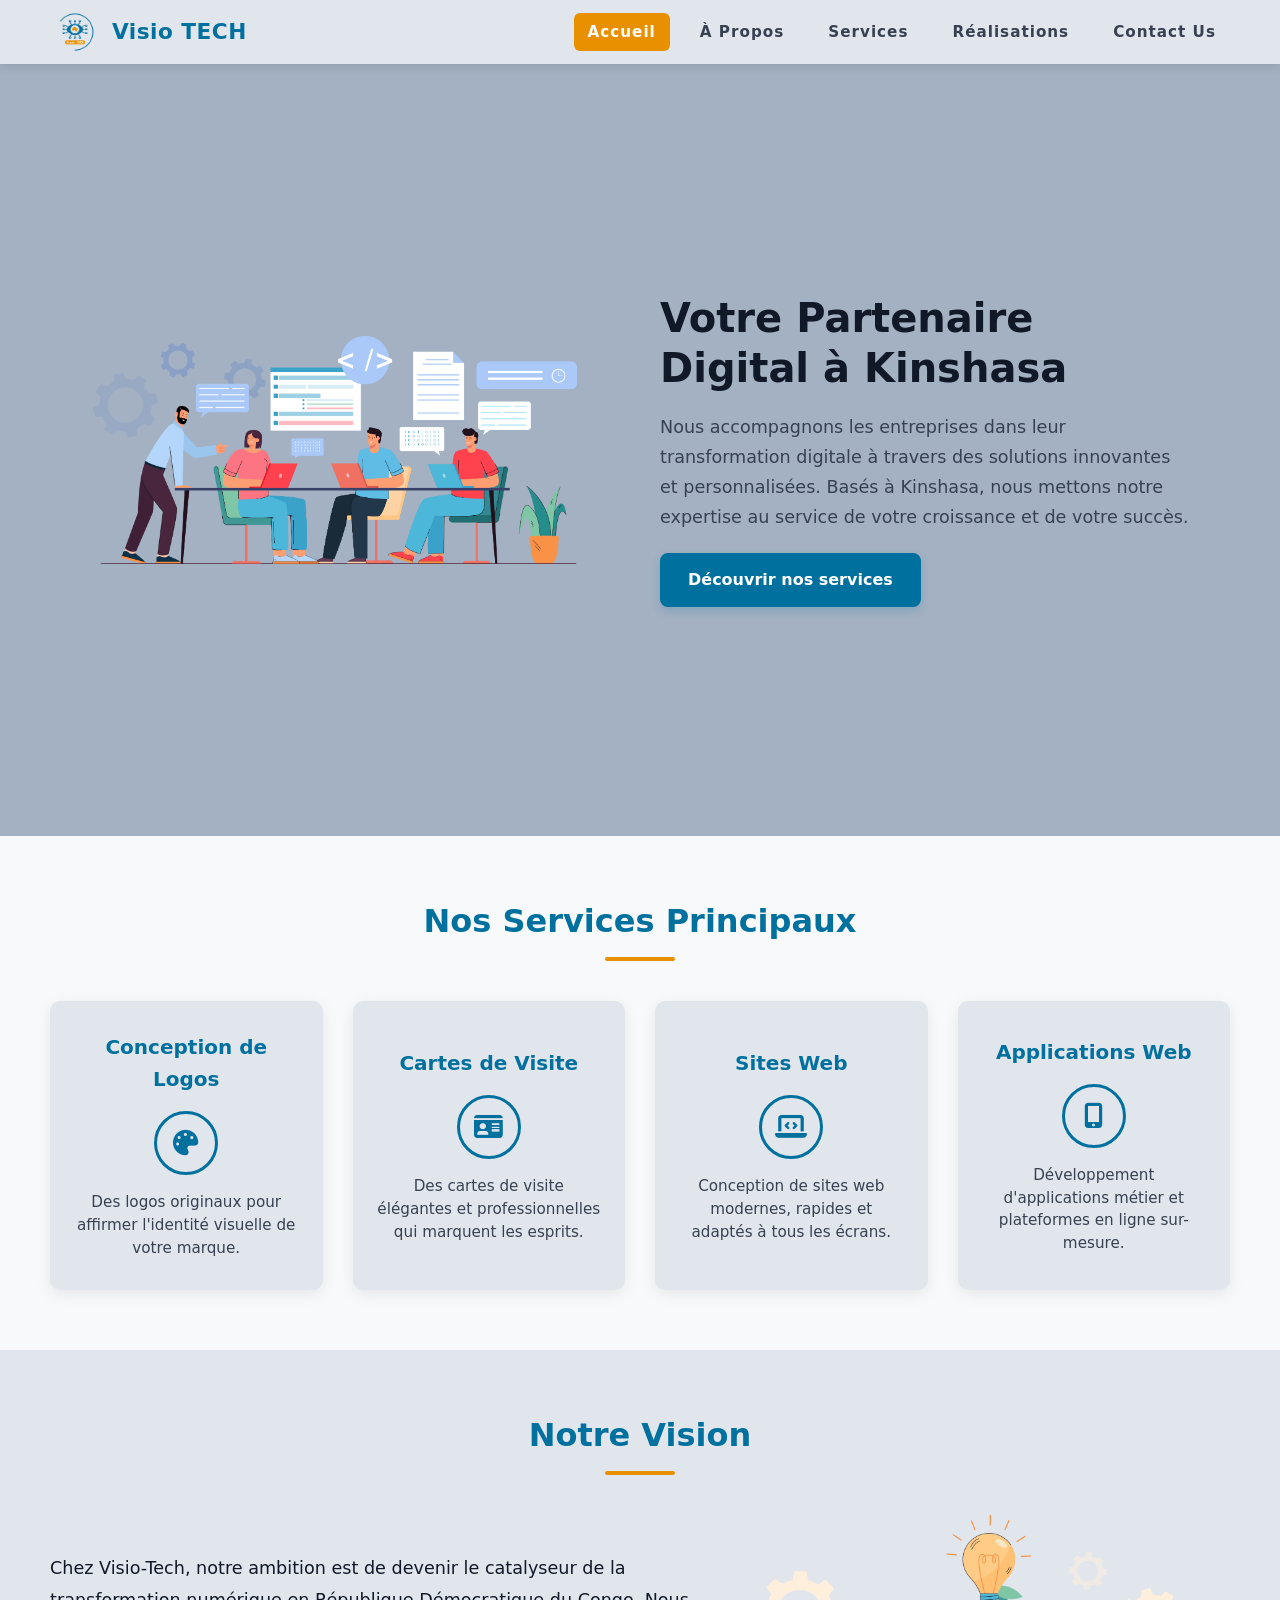
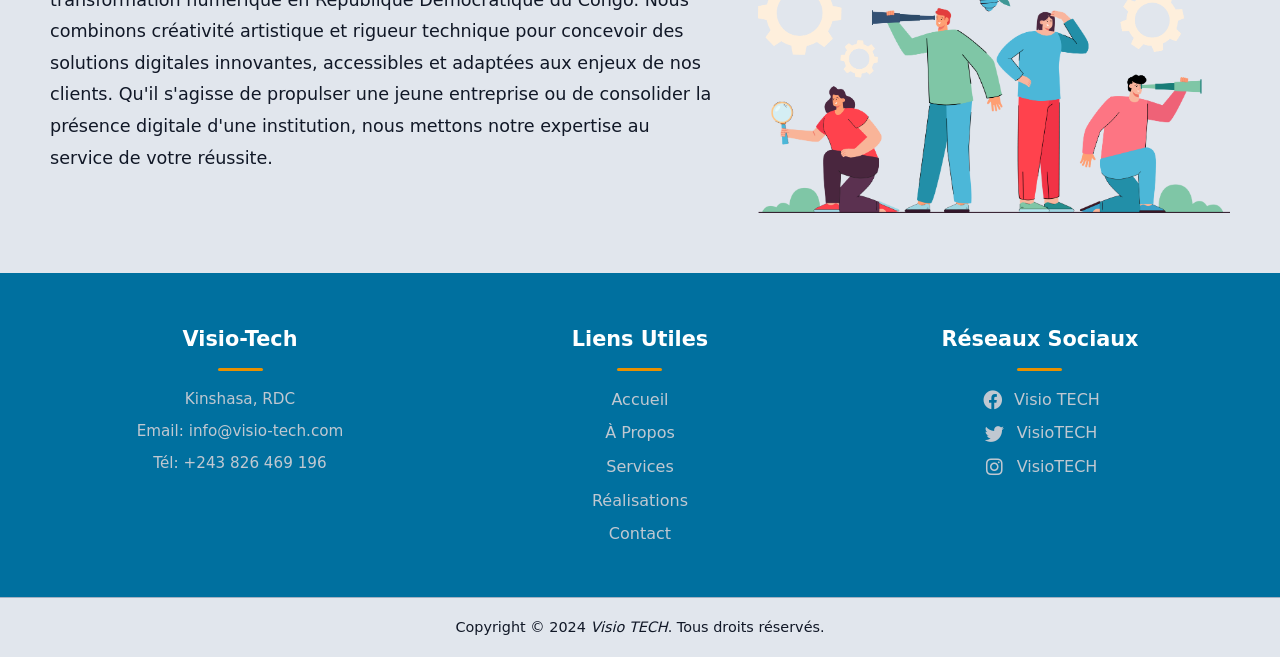
<file: index.html>
<!DOCTYPE html>
<html lang="fr">

<head>
  <meta charset="UTF-8" />
  <meta name="viewport" content="width=device-width, initial-scale=1.0" />
  <meta name="description"
    content="Visio-Tech est votre partenaire de confiance à Kinshasa pour la conception de logos, cartes de visite, sites web modernes et applications sur-mesure." />
  <title>Accueil | Visio-Tech - Agence Digitale Kinshasa</title>
  <link rel="stylesheet" href="./styles/main.css" />
  <link rel="stylesheet" href="./styles/style.css" />
  <link rel="stylesheet" href="./styles/mediaQuery.css" />
  <link rel="stylesheet" href="./styles/css/all.css" />
  <link rel="shortcut icon" href="./images/offLogVisio.png" type="image/x-icon" />
  <script src="./javascript/index.js" defer></script>
</head>

<body>
  <div class="container-p">
    <header class="header-content">
      <div class="navbar-container">
        <a href="index.html" class="labelForCompany">
          <div class="logo">
            <img src="./images/offLogVisioNo.png" alt="Logo officiel Visio-Tech" />
          </div>
          <h3>Visio TECH</h3>
        </a>
        <nav class="navbar-content">
          <ul>
            <li class="active"><a href="index.html">Accueil</a></li>
            <li><a href="a-propos.html">À Propos</a></li>
            <li><a href="services.html">Services</a></li>
            <li><a href="realisations.html">Réalisations</a></li>
            <li><a href="contact.html">Contact Us</a></li>
          </ul>
        </nav>
        <label class="navicon" aria-label="Ouvrir le menu">
          <i class="fa-solid fa-bars"></i>
        </label>
        <label class="_navicon" aria-label="Fermer le menu">
          <i class="fa-solid fa-xmark"></i>
        </label>
      </div>

      <div class="backend">
        <div class="backimg">
          <img src="./images/Team_of_programmers1.png" alt="Équipe de développeurs web Visio-Tech" />
        </div>
        <div class="backtext">
          <h1>Votre Partenaire Digital à Kinshasa</h1>
          <p>
            Nous accompagnons les entreprises dans leur transformation digitale à travers des solutions innovantes et
            personnalisées. Basés à Kinshasa, nous mettons notre expertise au service de votre croissance et de votre
            succès.
          </p>
          <div>
            <a href="services.html" class="btn-primary">Découvrir nos services</a>
          </div>
        </div>
      </div>
    </header>

    <main>
      <section class="services-content">
        <div class="title">
          <h2>Nos Services Principaux</h2>
          <div></div>
        </div>
        <div class="grid-service">
          <a href="page-services/logoserv.html" class="the-service">
            <h4>Conception de Logos</h4>
            <div class="circle-of-service">
              <i class="fas fa-palette"></i>
            </div>
            <p>Des logos originaux pour affirmer l'identité visuelle de votre marque.</p>
          </a>
          <a href="page-services/carteserv.html" class="the-service">
            <h4>Cartes de Visite</h4>
            <div class="circle-of-service">
              <i class="fas fa-id-card"></i>
            </div>
            <p>Des cartes de visite élégantes et professionnelles qui marquent les esprits.</p>
          </a>
          <a href="page-services/webserv.html" class="the-service">
            <h4>Sites Web</h4>
            <div class="circle-of-service">
              <i class="fas fa-laptop-code"></i>
            </div>
            <p>Conception de sites web modernes, rapides et adaptés à tous les écrans.</p>
          </a>
          <a href="page-services/applications.html" class="the-service">
            <h4>Applications Web</h4>
            <div class="circle-of-service">
              <i class="fas fa-mobile-alt"></i>
            </div>
            <p>Développement d'applications métier et plateformes en ligne sur-mesure.</p>
          </a>
        </div>
      </section>

      <section class="vision-content">
        <div class="title">
          <h2>Notre Vision</h2>
          <div></div>
        </div>
        <div class="box-vision">
          <div class="text-of-vision">
            <p>
              Chez Visio-Tech, notre ambition est de devenir le catalyseur de la transformation numérique en République
              Démocratique du Congo. Nous combinons créativité artistique et rigueur technique pour concevoir des
              solutions digitales innovantes, accessibles et adaptées aux enjeux de nos clients. Qu'il s'agisse de
              propulser une jeune entreprise ou de consolider la présence digitale d'une institution, nous mettons notre
              expertise au service de votre réussite.
            </p>
          </div>
          <div class="illustrate-vision">
            <img src="./images/vision.png" alt="Illustration de la vision digitale de Visio-Tech" />
          </div>
        </div>
      </section>
    </main>

    <footer class="footer-content">
      <div class="footer-box-infos">
        <div class="footer-items">
          <h3>Visio-Tech</h3>
          <div></div>
          <p>Kinshasa, RDC</p>
          <p>Email: info@visio-tech.com</p>
          <p>Tél: +243 826 469 196</p>
        </div>
        <div class="footer-items">
          <h3>Liens Utiles</h3>
          <div></div>
          <a href="index.html">Accueil</a>
          <a href="a-propos.html">À Propos</a>
          <a href="services.html">Services</a>
          <a href="realisations.html">Réalisations</a>
          <a href="contact.html">Contact</a>
        </div>
        <div class="footer-items">
          <h3>Réseaux Sociaux</h3>
          <div></div>
          <a href="contact.html" aria-label="Facebook Visio-Tech">
            <i class="fa-brands fa-facebook"></i>
            <span>Visio TECH</span>
          </a>
          <a href="contact.html" aria-label="Twitter Visio-Tech">
            <i class="fa-brands fa-twitter"></i>
            <span>VisioTECH</span>
          </a>
          <a href="contact.html" aria-label="Instagram Visio-Tech">
            <i class="fa-brands fa-instagram"></i>
            <span>VisioTECH</span>
          </a>
        </div>
      </div>
      <div class="footer-box-other">
        <p>Copyright © 2024 <i>Visio TECH</i>. Tous droits réservés.</p>
      </div>
    </footer>
  </div>
</body>

</html>
</file>
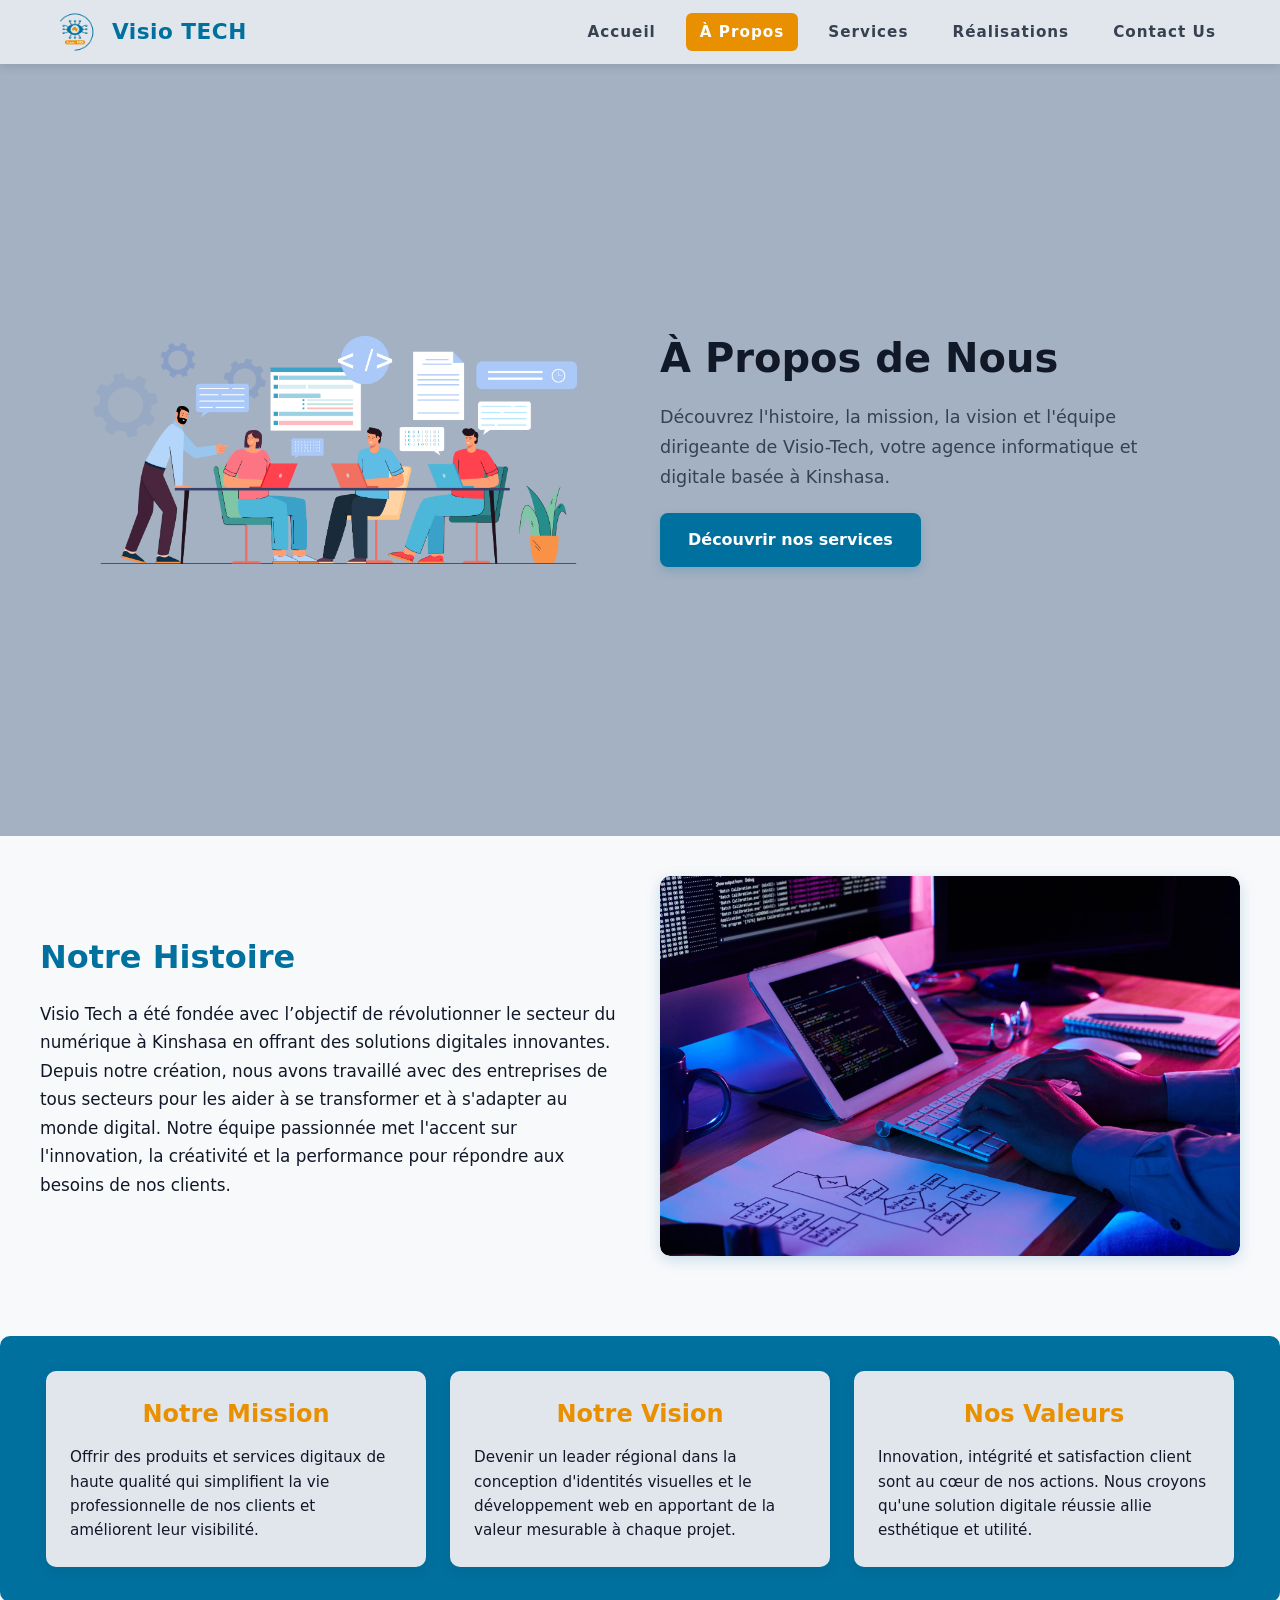
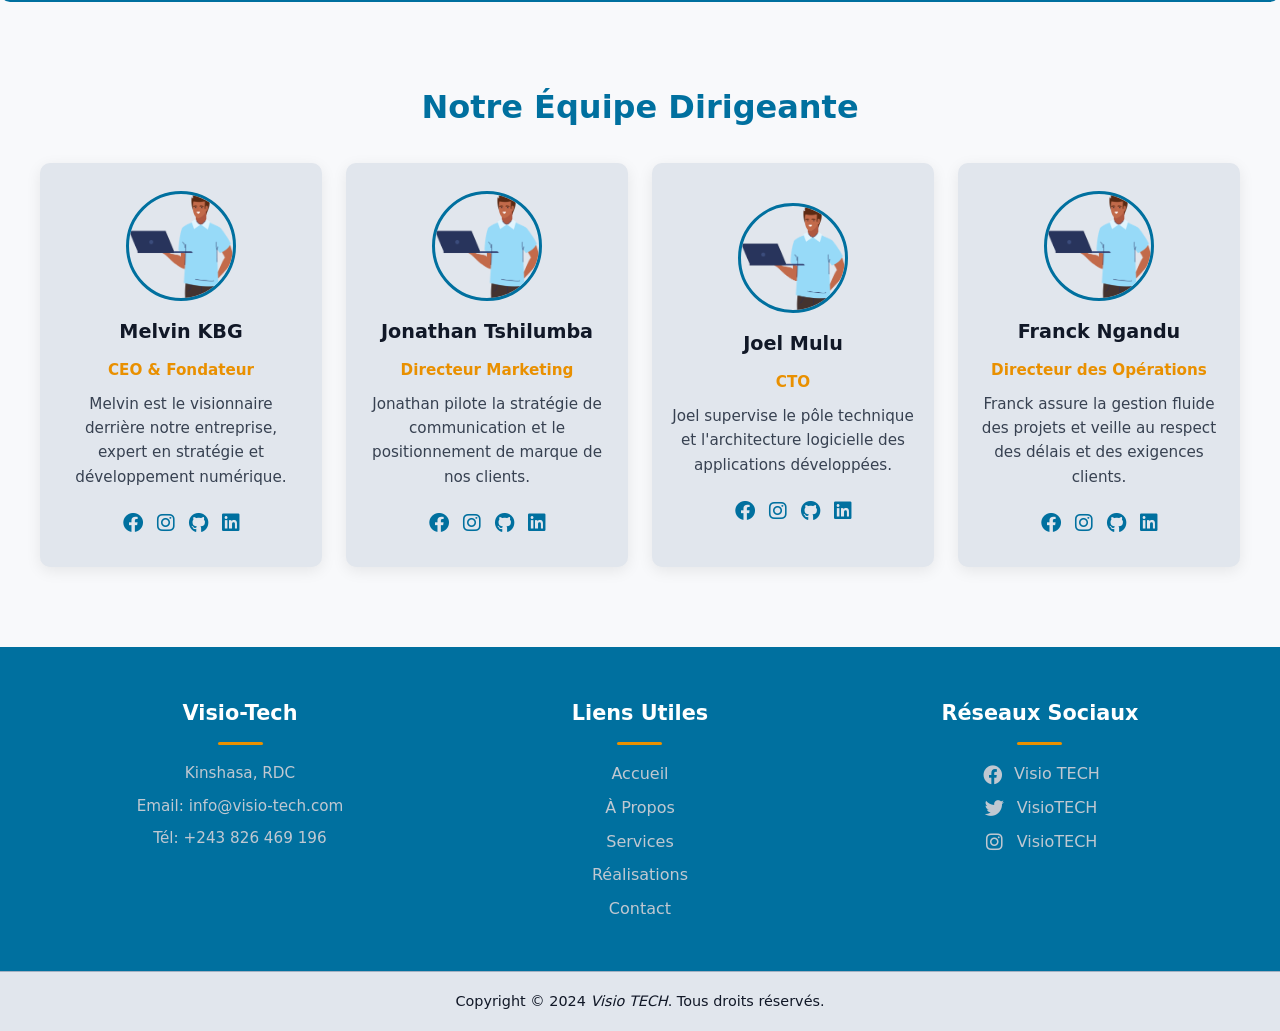
<file: a-propos.html>
<!DOCTYPE html>
<html lang="fr">

<head>
  <meta charset="UTF-8" />
  <meta name="viewport" content="width=device-width, initial-scale=1.0" />
  <meta name="description"
    content="Découvrez l'histoire, la mission, la vision et l'équipe dirigeante de Visio-Tech, votre agence informatique et digitale basée à Kinshasa." />
  <title>À Propos | Visio-Tech</title>
  <link rel="stylesheet" href="./styles/main.css" />
  <link rel="stylesheet" href="./styles/a-propos.css" />
  <link rel="stylesheet" href="./styles/mediaQuery.css" />
  <link rel="stylesheet" href="./styles/css/all.css" />
  <link rel="shortcut icon" href="./images/offLogVisio.png" type="image/x-icon" />
  <script src="./javascript/index.js" defer></script>
</head>

<body>
  <div class="container-p">
    <header class="header-content">
      <div class="navbar-container">
        <a href="index.html" class="labelForCompany">
          <div class="logo">
            <img src="./images/offLogVisioNo.png" alt="Logo officiel Visio-Tech" />
          </div>
          <h3>Visio TECH</h3>
        </a>
        <nav class="navbar-content">
          <ul>
            <li><a href="index.html">Accueil</a></li>
            <li class="active"><a href="a-propos.html">À Propos</a></li>
            <li><a href="services.html">Services</a></li>
            <li><a href="realisations.html">Réalisations</a></li>
            <li><a href="contact.html">Contact Us</a></li>
          </ul>
        </nav>
        <label class="navicon" aria-label="Ouvrir le menu">
          <i class="fa-solid fa-bars"></i>
        </label>
        <label class="_navicon" aria-label="Fermer le menu">
          <i class="fa-solid fa-xmark"></i>
        </label>
      </div>

      <div class="backend">
        <div class="backimg">
          <img src="./images/Team_of_programmers1.png" alt="Équipe de développeurs web Visio-Tech" />
        </div>
        <div class="backtext">
          <h1>À Propos de Nous</h1>
          <p>
            Découvrez l'histoire, la mission, la vision et l'équipe dirigeante de Visio-Tech, votre agence
            informatique et digitale basée à Kinshasa.
          </p>
          <div>
            <a href="services.html" class="btn-primary">Découvrir nos services</a>
          </div>
        </div>
      </div>
    </header>

    <main>
      <section id="apropos" class="about-section">
        <div class="about-content">
          <h2>Notre Histoire</h2>
          <p class="history-text">
            Visio Tech a été fondée avec l’objectif de révolutionner le secteur du numérique à Kinshasa en
            offrant des solutions digitales innovantes.
            Depuis notre création, nous avons travaillé avec des entreprises de tous secteurs pour les aider
            à se transformer et à s'adapter au monde digital.
            Notre équipe passionnée met l'accent sur l'innovation, la créativité et la performance pour
            répondre aux besoins de nos clients.
          </p>
        </div>

        <div class="about-image">
          <img src="./images/bureau.jpg" alt="Locaux et espace de travail Visio-Tech à Kinshasa" />
        </div>
      </section>

      <section class="principales">
        <div class="mission">
          <h2 class="section-title">Notre Mission</h2>
          <p>Offrir des produits et services digitaux de haute qualité qui simplifient la vie professionnelle
            de nos clients et améliorent leur visibilité.</p>
        </div>

        <div class="vision">
          <h2 class="section-title">Notre Vision</h2>
          <p>Devenir un leader régional dans la conception d'identités visuelles et le développement web en
            apportant de la valeur mesurable à chaque projet.</p>
        </div>

        <div class="valeurs">
          <h2 class="section-title">Nos Valeurs</h2>
          <p>Innovation, intégrité et satisfaction client sont au cœur de nos actions. Nous croyons qu'une
            solution digitale réussie allie esthétique et utilité.</p>
        </div>
      </section>

      <section class="membres-clés">
        <h2>Notre Équipe Dirigeante</h2>
        <div class="team_membre">
          <div class="membre">
            <div class="image">
              <img src="./images/user+computer.png" alt="Portrait de Melvin KBG - CEO & Fondateur" />
            </div>
            <h3>Melvin KBG</h3>
            <p class="poste">CEO & Fondateur</p>
            <p>Melvin est le visionnaire derrière notre entreprise, expert en stratégie et développement numérique.</p>
            <div class="socials-net">
              <a href="contact.html" aria-label="Facebook Melvin KBG"><i class="fa-brands fa-facebook"></i></a>
              <a href="contact.html" aria-label="Instagram Melvin KBG"><i class="fa-brands fa-instagram"></i></a>
              <a href="contact.html" aria-label="GitHub Melvin KBG"><i class="fa-brands fa-github"></i></a>
              <a href="contact.html" aria-label="LinkedIn Melvin KBG"><i class="fa-brands fa-linkedin"></i></a>
            </div>
          </div>

          <div class="membre">
            <div class="image">
              <img src="./images/user+computer.png" alt="Portrait de Jonathan Tshilumba - Directeur Marketing" />
            </div>
            <h3>Jonathan Tshilumba</h3>
            <p class="poste">Directeur Marketing</p>
            <p>Jonathan pilote la stratégie de communication et le positionnement de marque de nos clients.</p>
            <div class="socials-net">
              <a href="contact.html" aria-label="Facebook Jonathan Tshilumba"><i class="fa-brands fa-facebook"></i></a>
              <a href="contact.html" aria-label="Instagram Jonathan Tshilumba"><i class="fa-brands fa-instagram"></i></a>
              <a href="contact.html" aria-label="GitHub Jonathan Tshilumba"><i class="fa-brands fa-github"></i></a>
              <a href="contact.html" aria-label="LinkedIn Jonathan Tshilumba"><i class="fa-brands fa-linkedin"></i></a>
            </div>
          </div>

          <div class="membre">
            <div class="image">
              <img src="./images/user+computer.png" alt="Portrait de Joel Mulu - CTO" />
            </div>
            <h3>Joel Mulu</h3>
            <p class="poste">CTO</p>
            <p>Joel supervise le pôle technique et l'architecture logicielle des applications développées.</p>
            <div class="socials-net">
              <a href="contact.html" aria-label="Facebook Joel Mulu"><i class="fa-brands fa-facebook"></i></a>
              <a href="contact.html" aria-label="Instagram Joel Mulu"><i class="fa-brands fa-instagram"></i></a>
              <a href="contact.html" aria-label="GitHub Joel Mulu"><i class="fa-brands fa-github"></i></a>
              <a href="contact.html" aria-label="LinkedIn Joel Mulu"><i class="fa-brands fa-linkedin"></i></a>
            </div>
          </div>

          <div class="membre">
            <div class="image">
              <img src="./images/user+computer.png" alt="Portrait de Franck Ngandu - Directeur des Opérations" />
            </div>
            <h3>Franck Ngandu</h3>
            <p class="poste">Directeur des Opérations</p>
            <p>Franck assure la gestion fluide des projets et veille au respect des délais et des exigences clients.</p>
            <div class="socials-net">
              <a href="contact.html" aria-label="Facebook Franck Ngandu"><i class="fa-brands fa-facebook"></i></a>
              <a href="contact.html" aria-label="Instagram Franck Ngandu"><i class="fa-brands fa-instagram"></i></a>
              <a href="contact.html" aria-label="GitHub Franck Ngandu"><i class="fa-brands fa-github"></i></a>
              <a href="contact.html" aria-label="LinkedIn Franck Ngandu"><i class="fa-brands fa-linkedin"></i></a>
            </div>
          </div>
        </div>
      </section>
    </main>

    <footer class="footer-content">
      <div class="footer-box-infos">
        <div class="footer-items">
          <h3>Visio-Tech</h3>
          <div></div>
          <p>Kinshasa, RDC</p>
          <p>Email: info@visio-tech.com</p>
          <p>Tél: +243 826 469 196</p>
        </div>
        <div class="footer-items">
          <h3>Liens Utiles</h3>
          <div></div>
          <a href="index.html">Accueil</a>
          <a href="a-propos.html">À Propos</a>
          <a href="services.html">Services</a>
          <a href="realisations.html">Réalisations</a>
          <a href="contact.html">Contact</a>
        </div>
        <div class="footer-items">
          <h3>Réseaux Sociaux</h3>
          <div></div>
          <a href="contact.html" aria-label="Facebook Visio-Tech">
            <i class="fa-brands fa-facebook"></i>
            <span>Visio TECH</span>
          </a>
          <a href="contact.html" aria-label="Twitter Visio-Tech">
            <i class="fa-brands fa-twitter"></i>
            <span>VisioTECH</span>
          </a>
          <a href="contact.html" aria-label="Instagram Visio-Tech">
            <i class="fa-brands fa-instagram"></i>
            <span>VisioTECH</span>
          </a>
        </div>
      </div>
      <div class="footer-box-other">
        <p>Copyright © 2024 <i>Visio TECH</i>. Tous droits réservés.</p>
      </div>
    </footer>
  </div>
</body>

</html>
</file>
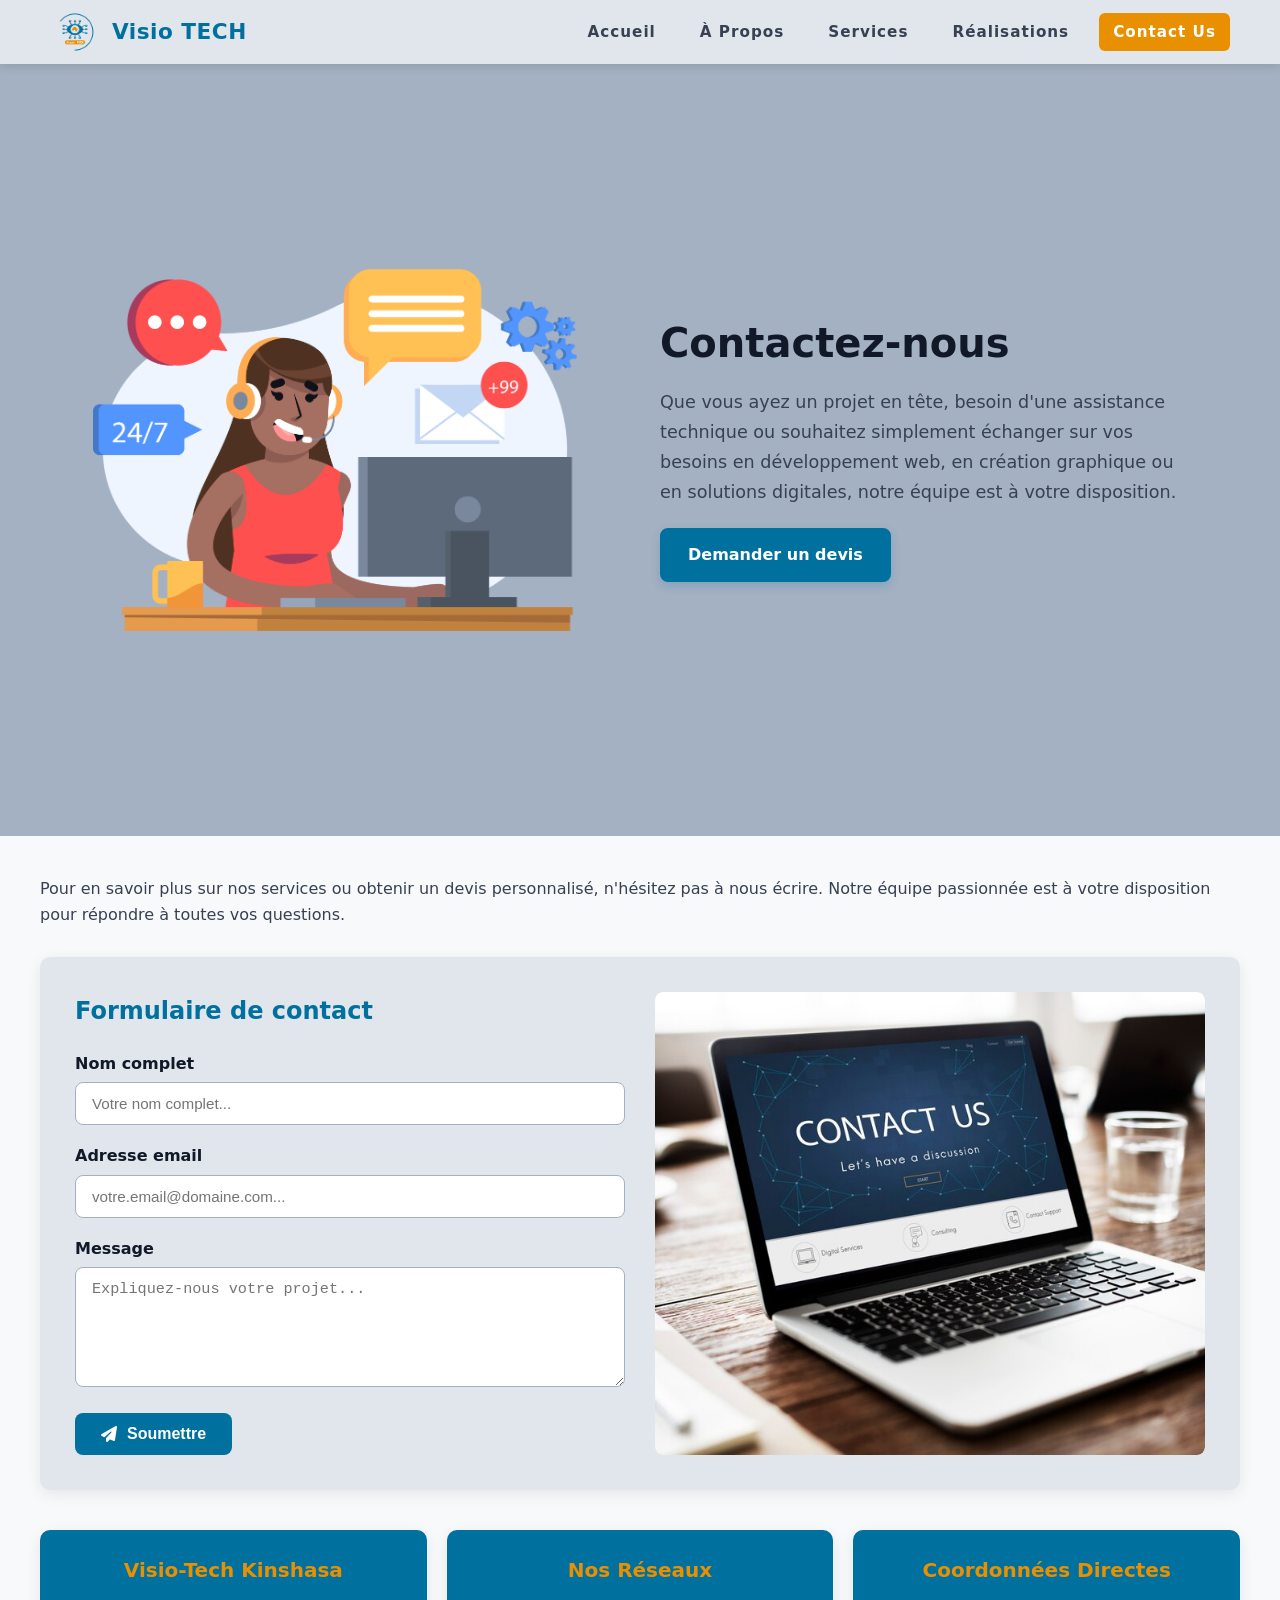
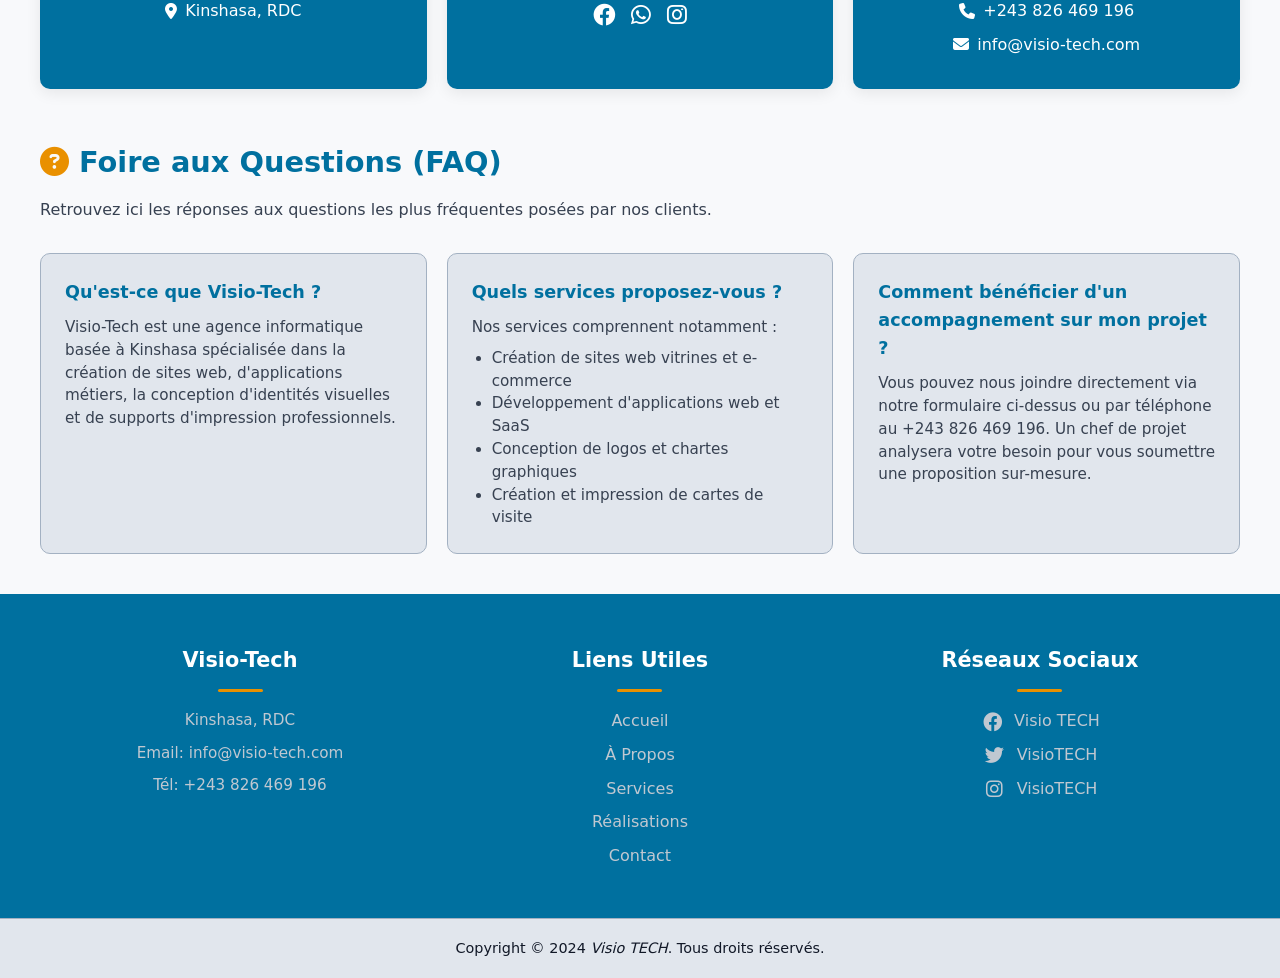
<file: contact.html>
<!DOCTYPE html>
<html lang="fr">

<head>
  <meta charset="UTF-8" />
  <meta name="viewport" content="width=device-width, initial-scale=1.0" />
  <meta name="description"
    content="Contactez l'équipe de Visio-Tech à Kinshasa pour vos projets de création web, développement d'applications, cartes de visite et conception de logos." />
  <title>Contactez-nous | Visio-Tech</title>
  <link rel="stylesheet" href="./styles/main.css" />
  <link rel="stylesheet" href="./styles/contact.css" />
  <link rel="stylesheet" href="./styles/mediaQuery.css" />
  <link rel="stylesheet" href="./styles/css/all.css" />
  <link rel="shortcut icon" href="./images/offLogVisio.png" type="image/x-icon" />
  <script src="./javascript/index.js" defer></script>
  <script src="./javascript/contact.js" defer></script>
</head>

<body>
  <div class="container-p">
    <header class="header-content">
      <div class="navbar-container">
        <a href="index.html" class="labelForCompany">
          <div class="logo">
            <img src="./images/offLogVisioNo.png" alt="Logo officiel Visio-Tech" />
          </div>
          <h3>Visio TECH</h3>
        </a>
        <nav class="navbar-content">
          <ul>
            <li><a href="index.html">Accueil</a></li>
            <li><a href="a-propos.html">À Propos</a></li>
            <li><a href="services.html">Services</a></li>
            <li><a href="realisations.html">Réalisations</a></li>
            <li class="active"><a href="contact.html">Contact Us</a></li>
          </ul>
        </nav>
        <label class="navicon" aria-label="Ouvrir le menu">
          <i class="fa-solid fa-bars"></i>
        </label>
        <label class="_navicon" aria-label="Fermer le menu">
          <i class="fa-solid fa-xmark"></i>
        </label>
      </div>

      <div class="backend">
        <div class="backimg">
          <img src="./images/femme-service-client.png" alt="Équipe de développeurs web Visio-Tech" />
        </div>
        <div class="backtext">
          <h1>Contactez-nous</h1>
          <p>
            Que vous ayez un projet en tête, besoin d'une assistance technique ou souhaitez simplement échanger sur vos
            besoins en développement web, en création graphique ou en solutions digitales, notre équipe est à votre
            disposition.
          </p>
          <div>
            <a href="services.html" class="btn-primary">Demander un devis</a>
          </div>
        </div>
      </div>
    </header>

    <main class="contact-section">
      <section class="contact-first">
        <p class="section-intro">
          Pour en savoir plus sur nos services ou obtenir un devis personnalisé, n'hésitez pas à nous écrire. Notre équipe
          passionnée est à votre disposition pour répondre à toutes vos questions.
        </p>

        <div class="contact-grid">
          <div class="contact-form-container">
            <h2>Formulaire de contact</h2>
            <form id="contactForm" action="#" method="POST" novalidate>
              <div class="form-group">
                <label for="name">Nom complet</label>
                <input type="text" id="name" name="name" class="form-input" placeholder="Votre nom complet..." required />
              </div>

              <div class="form-group">
                <label for="email">Adresse email</label>
                <input type="email" id="email" name="email" class="form-input" placeholder="votre.email@domaine.com..."
                  required />
              </div>

              <div class="form-group">
                <label for="message">Message</label>
                <textarea id="message" name="message" class="form-input" placeholder="Expliquez-nous votre projet..."
                  required></textarea>
              </div>

              <button type="submit" class="btn-submit">
                <i class="fas fa-paper-plane"></i> Soumettre
              </button>

              <div id="formNotification" class="form-notification"></div>
            </form>
          </div>

          <div class="contact-image-box">
            <img src="./images/contact.jpg" alt="Support client et bureau Visio-Tech" />
          </div>
        </div>
      </section>

      <section class="contact-infos">
        <div class="info-cards-grid">
          <div class="info-card">
            <h3>Visio-Tech Kinshasa</h3>
            <p><i class="fas fa-map-marker-alt"></i> Kinshasa, RDC</p>
          </div>

          <div class="info-card">
            <h3>Nos Réseaux</h3>
            <div class="social-links">
              <a href="contact.html" aria-label="Facebook Visio-Tech"><i class="fa-brands fa-facebook"></i></a>
              <a href="contact.html" aria-label="Whatsapp Visio-Tech"><i class="fa-brands fa-whatsapp"></i></a>
              <a href="contact.html" aria-label="Instagram Visio-Tech"><i class="fa-brands fa-instagram"></i></a>
            </div>
          </div>

          <div class="info-card">
            <h3>Coordonnées Directes</h3>
            <p><i class="fas fa-phone"></i> +243 826 469 196</p>
            <p><i class="fas fa-envelope"></i> info@visio-tech.com</p>
          </div>
        </div>
      </section>

      <section class="contact-faq">
        <h2 class="section-heading" style="margin-top: 50px;">
          <i class="fas fa-question-circle" style="color: var(--colorSeg);"></i> Foire aux Questions (FAQ)
        </h2>
        <p class="section-intro">
          Retrouvez ici les réponses aux questions les plus fréquentes posées par nos clients.
        </p>

        <div class="faq-grid">
          <div class="faq-card">
            <h4>Qu'est-ce que Visio-Tech ?</h4>
            <p>
              Visio-Tech est une agence informatique basée à Kinshasa spécialisée dans la création de sites web,
              d'applications métiers, la conception d'identités visuelles et de supports d'impression professionnels.
            </p>
          </div>

          <div class="faq-card">
            <h4>Quels services proposez-vous ?</h4>
            <p>Nos services comprennent notamment :</p>
            <ul>
              <li>Création de sites web vitrines et e-commerce</li>
              <li>Développement d'applications web et SaaS</li>
              <li>Conception de logos et chartes graphiques</li>
              <li>Création et impression de cartes de visite</li>
            </ul>
          </div>

          <div class="faq-card">
            <h4>Comment bénéficier d'un accompagnement sur mon projet ?</h4>
            <p>
              Vous pouvez nous joindre directement via notre formulaire ci-dessus ou par téléphone au +243 826 469 196. Un
              chef de projet analysera votre besoin pour vous soumettre une proposition sur-mesure.
            </p>
          </div>
        </div>
      </section>
    </main>

    <footer class="footer-content">
      <div class="footer-box-infos">
        <div class="footer-items">
          <h3>Visio-Tech</h3>
          <div></div>
          <p>Kinshasa, RDC</p>
          <p>Email: info@visio-tech.com</p>
          <p>Tél: +243 826 469 196</p>
        </div>
        <div class="footer-items">
          <h3>Liens Utiles</h3>
          <div></div>
          <a href="index.html">Accueil</a>
          <a href="a-propos.html">À Propos</a>
          <a href="services.html">Services</a>
          <a href="realisations.html">Réalisations</a>
          <a href="contact.html">Contact</a>
        </div>
        <div class="footer-items">
          <h3>Réseaux Sociaux</h3>
          <div></div>
          <a href="contact.html" aria-label="Facebook Visio-Tech">
            <i class="fa-brands fa-facebook"></i>
            <span>Visio TECH</span>
          </a>
          <a href="contact.html" aria-label="Twitter Visio-Tech">
            <i class="fa-brands fa-twitter"></i>
            <span>VisioTECH</span>
          </a>
          <a href="contact.html" aria-label="Instagram Visio-Tech">
            <i class="fa-brands fa-instagram"></i>
            <span>VisioTECH</span>
          </a>
        </div>
      </div>
      <div class="footer-box-other">
        <p>Copyright © 2024 <i>Visio TECH</i>. Tous droits réservés.</p>
      </div>
    </footer>
  </div>
</body>

</html>
</file>
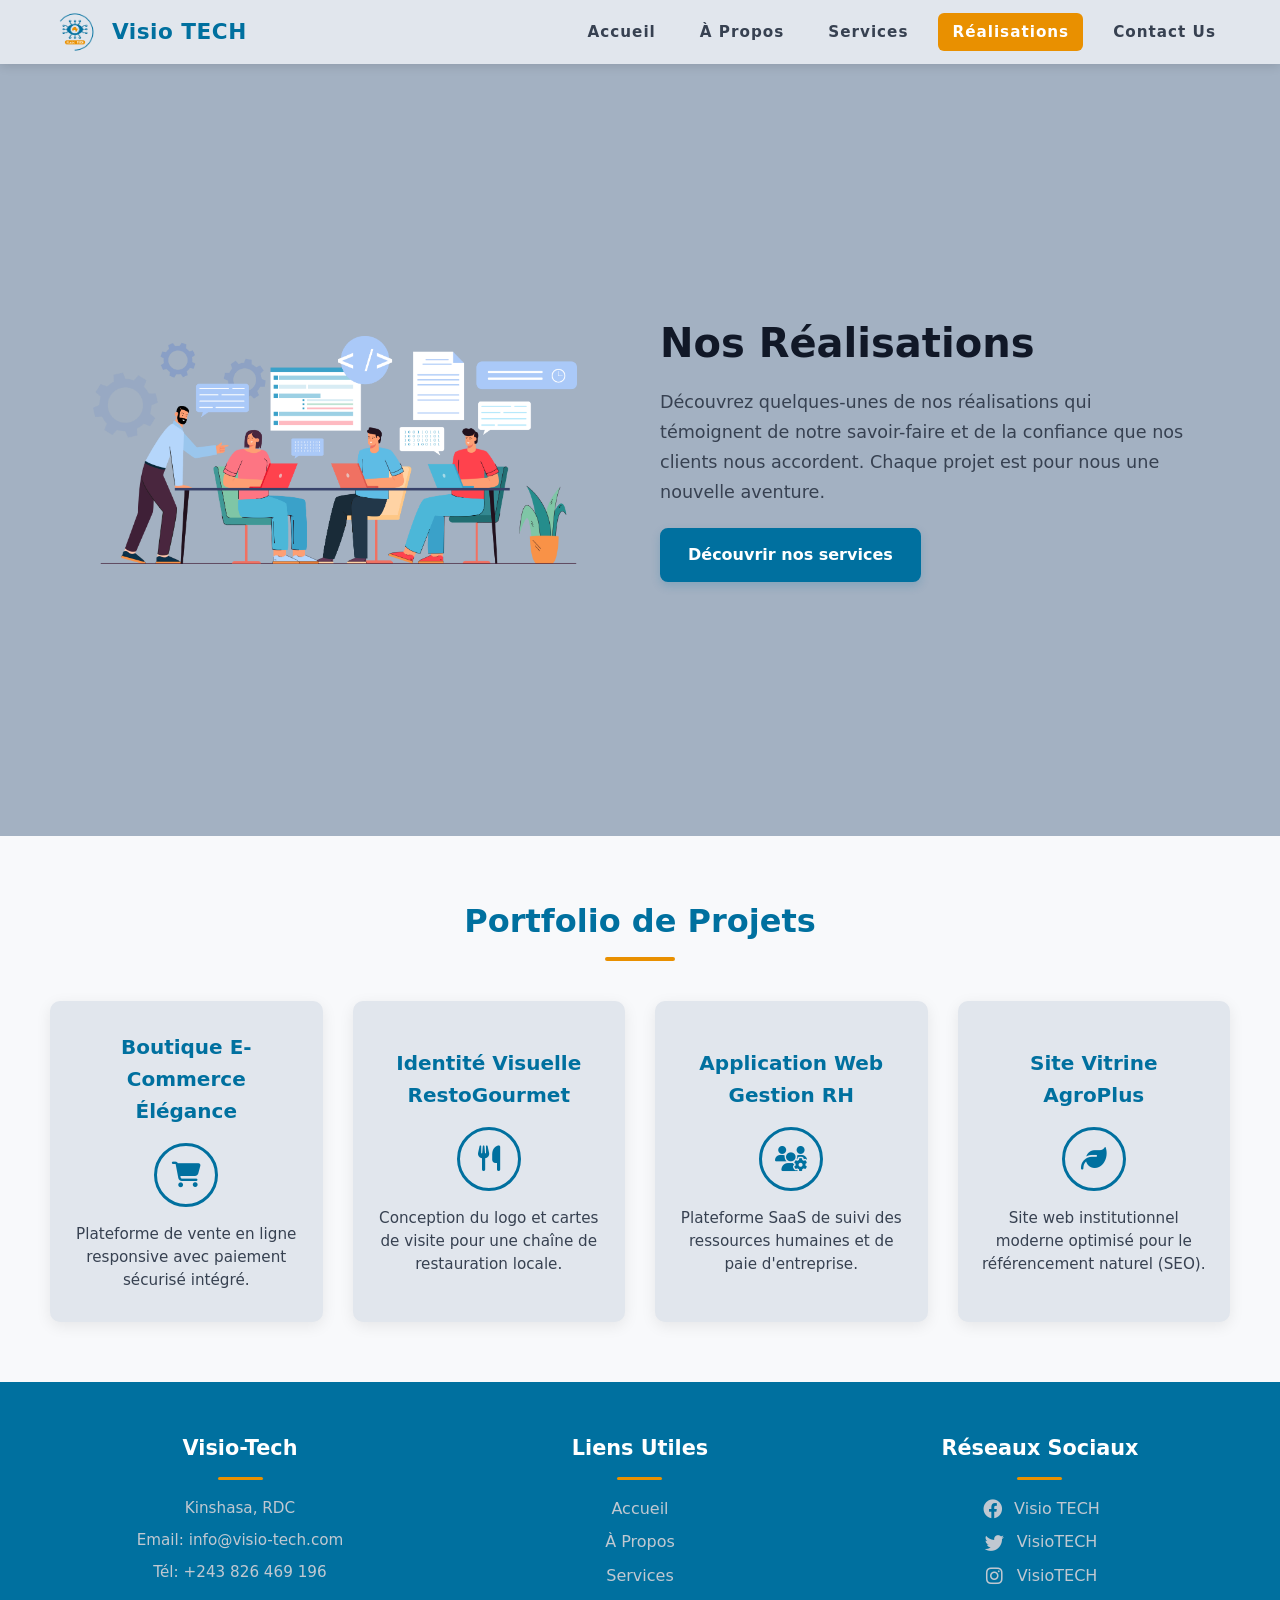
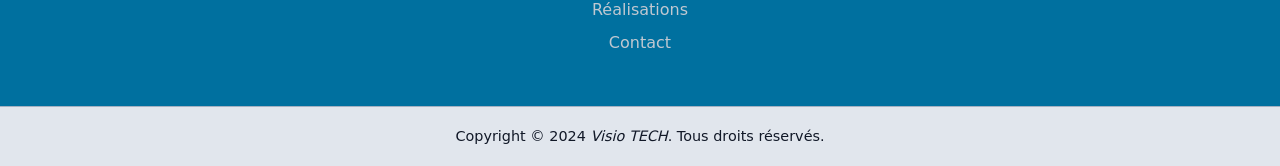
<file: realisations.html>
<!DOCTYPE html>
<html lang="fr">

<head>
  <meta charset="UTF-8" />
  <meta name="viewport" content="width=device-width, initial-scale=1.0" />
  <meta name="description"
    content="Découvrez le portfolio des réalisations de Visio-Tech à Kinshasa : sites web, applications, logos et cartes de visite créés pour nos clients." />
  <title>Nos Réalisations | Visio-Tech</title>
  <link rel="stylesheet" href="./styles/main.css" />
  <link rel="stylesheet" href="./styles/style.css" />
  <link rel="stylesheet" href="./styles/mediaQuery.css" />
  <link rel="stylesheet" href="./styles/css/all.css" />
  <link rel="shortcut icon" href="./images/offLogVisio.png" type="image/x-icon" />
  <script src="./javascript/index.js" defer></script>
</head>

<body>
  <div class="container-p">
    <header class="header-content">
      <div class="navbar-container">
        <a href="index.html" class="labelForCompany">
          <div class="logo">
            <img src="./images/offLogVisioNo.png" alt="Logo officiel Visio-Tech" />
          </div>
          <h3>Visio TECH</h3>
        </a>
        <nav class="navbar-content">
          <ul>
            <li><a href="index.html">Accueil</a></li>
            <li><a href="a-propos.html">À Propos</a></li>
            <li><a href="services.html">Services</a></li>
            <li class="active"><a href="realisations.html">Réalisations</a></li>
            <li><a href="contact.html">Contact Us</a></li>
          </ul>
        </nav>
        <label class="navicon" aria-label="Ouvrir le menu">
          <i class="fa-solid fa-bars"></i>
        </label>
        <label class="_navicon" aria-label="Fermer le menu">
          <i class="fa-solid fa-xmark"></i>
        </label>
      </div>

      <div class="backend">
        <div class="backimg">
          <img src="./images/Team_of_programmers1.png" alt="Équipe de développeurs web Visio-Tech" />
        </div>
        <div class="backtext">
          <h1>Nos Réalisations</h1>
          <p>
            Découvrez quelques-unes de nos réalisations qui témoignent de notre savoir-faire et de la confiance que nos
            clients nous accordent. Chaque projet est pour nous une nouvelle aventure.
          </p>
          <div>
            <a href="services.html" class="btn-primary">Découvrir nos services</a>
          </div>
        </div>
      </div>
    </header>

    <main>
      <section class="services-content">
        <div class="title">
          <h2>Portfolio de Projets</h2>
          <div></div>
        </div>
        <div class="grid-service">
          <div class="the-service">
            <h4>Boutique E-Commerce Élégance</h4>
            <div class="circle-of-service">
              <i class="fas fa-shopping-cart"></i>
            </div>
            <p>Plateforme de vente en ligne responsive avec paiement sécurisé intégré.</p>
          </div>

          <div class="the-service">
            <h4>Identité Visuelle RestoGourmet</h4>
            <div class="circle-of-service">
              <i class="fas fa-utensils"></i>
            </div>
            <p>Conception du logo et cartes de visite pour une chaîne de restauration locale.</p>
          </div>

          <div class="the-service">
            <h4>Application Web Gestion RH</h4>
            <div class="circle-of-service">
              <i class="fas fa-users-cog"></i>
            </div>
            <p>Plateforme SaaS de suivi des ressources humaines et de paie d'entreprise.</p>
          </div>

          <div class="the-service">
            <h4>Site Vitrine AgroPlus</h4>
            <div class="circle-of-service">
              <i class="fas fa-leaf"></i>
            </div>
            <p>Site web institutionnel moderne optimisé pour le référencement naturel (SEO).</p>
          </div>
        </div>
      </section>
    </main>

    <footer class="footer-content">
      <div class="footer-box-infos">
        <div class="footer-items">
          <h3>Visio-Tech</h3>
          <div></div>
          <p>Kinshasa, RDC</p>
          <p>Email: info@visio-tech.com</p>
          <p>Tél: +243 826 469 196</p>
        </div>
        <div class="footer-items">
          <h3>Liens Utiles</h3>
          <div></div>
          <a href="index.html">Accueil</a>
          <a href="a-propos.html">À Propos</a>
          <a href="services.html">Services</a>
          <a href="realisations.html">Réalisations</a>
          <a href="contact.html">Contact</a>
        </div>
        <div class="footer-items">
          <h3>Réseaux Sociaux</h3>
          <div></div>
          <a href="contact.html" aria-label="Facebook Visio-Tech">
            <i class="fa-brands fa-facebook"></i>
            <span>Visio TECH</span>
          </a>
          <a href="contact.html" aria-label="Twitter Visio-Tech">
            <i class="fa-brands fa-twitter"></i>
            <span>VisioTECH</span>
          </a>
          <a href="contact.html" aria-label="Instagram Visio-Tech">
            <i class="fa-brands fa-instagram"></i>
            <span>VisioTECH</span>
          </a>
        </div>
      </div>
      <div class="footer-box-other">
        <p>Copyright © 2024 <i>Visio TECH</i>. Tous droits réservés.</p>
      </div>
    </footer>
  </div>
</body>

</html>
</file>
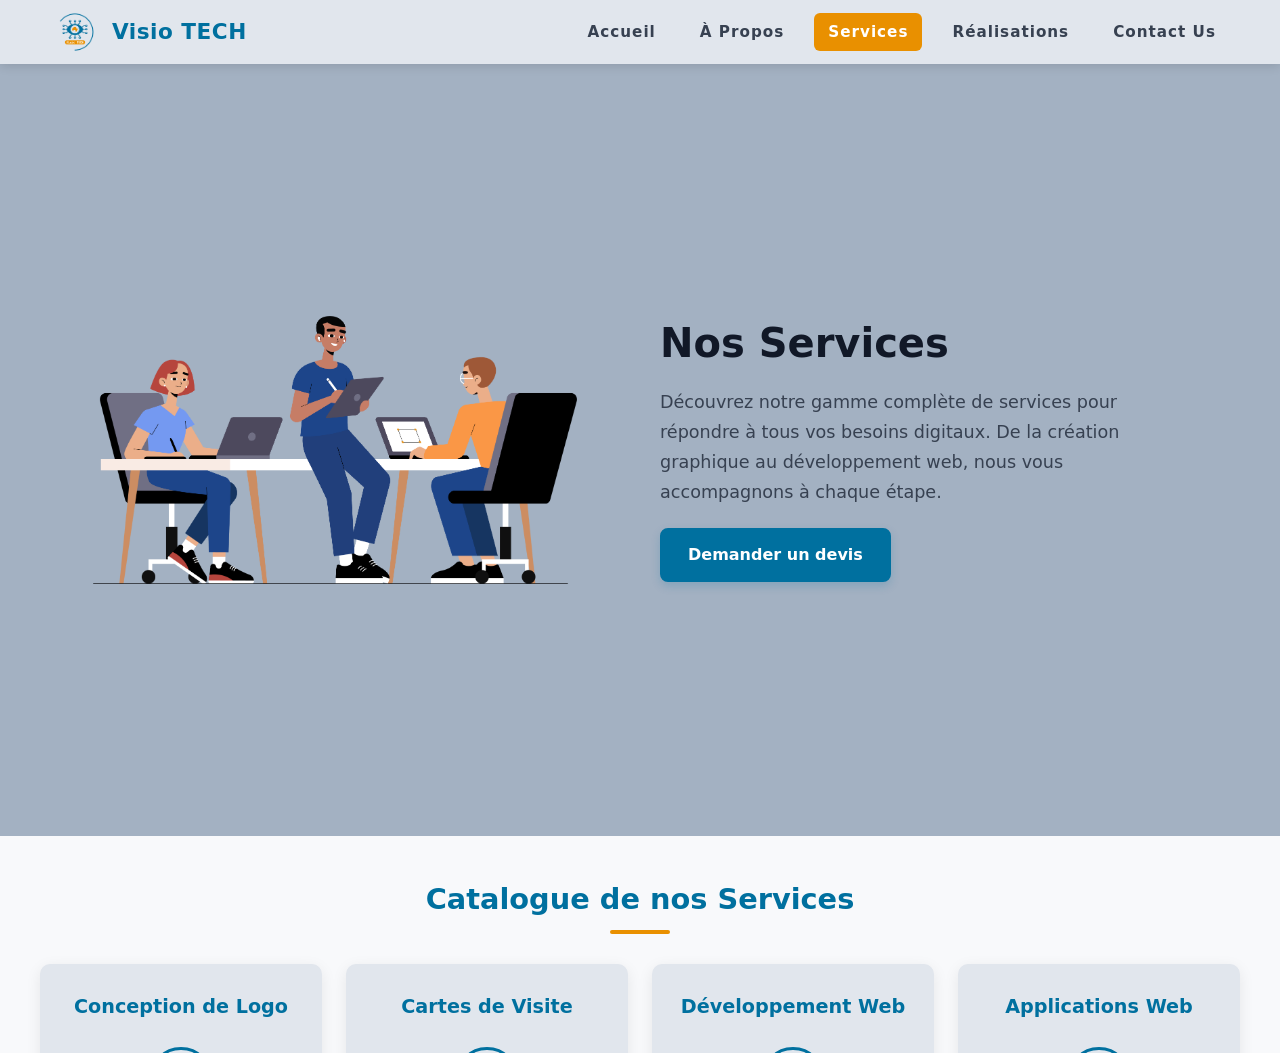
<file: service.html>
<!DOCTYPE html>
<html lang="fr">
<head>
  <meta charset="UTF-8" />
  <meta http-equiv="refresh" content="0; url=services.html" />
  <title>Redirection vers Nos Services | Visio-Tech</title>
</head>
<body>
  <p>Redirection vers <a href="services.html">Nos Services Visio-Tech</a>...</p>
</body>
</html>
</file>
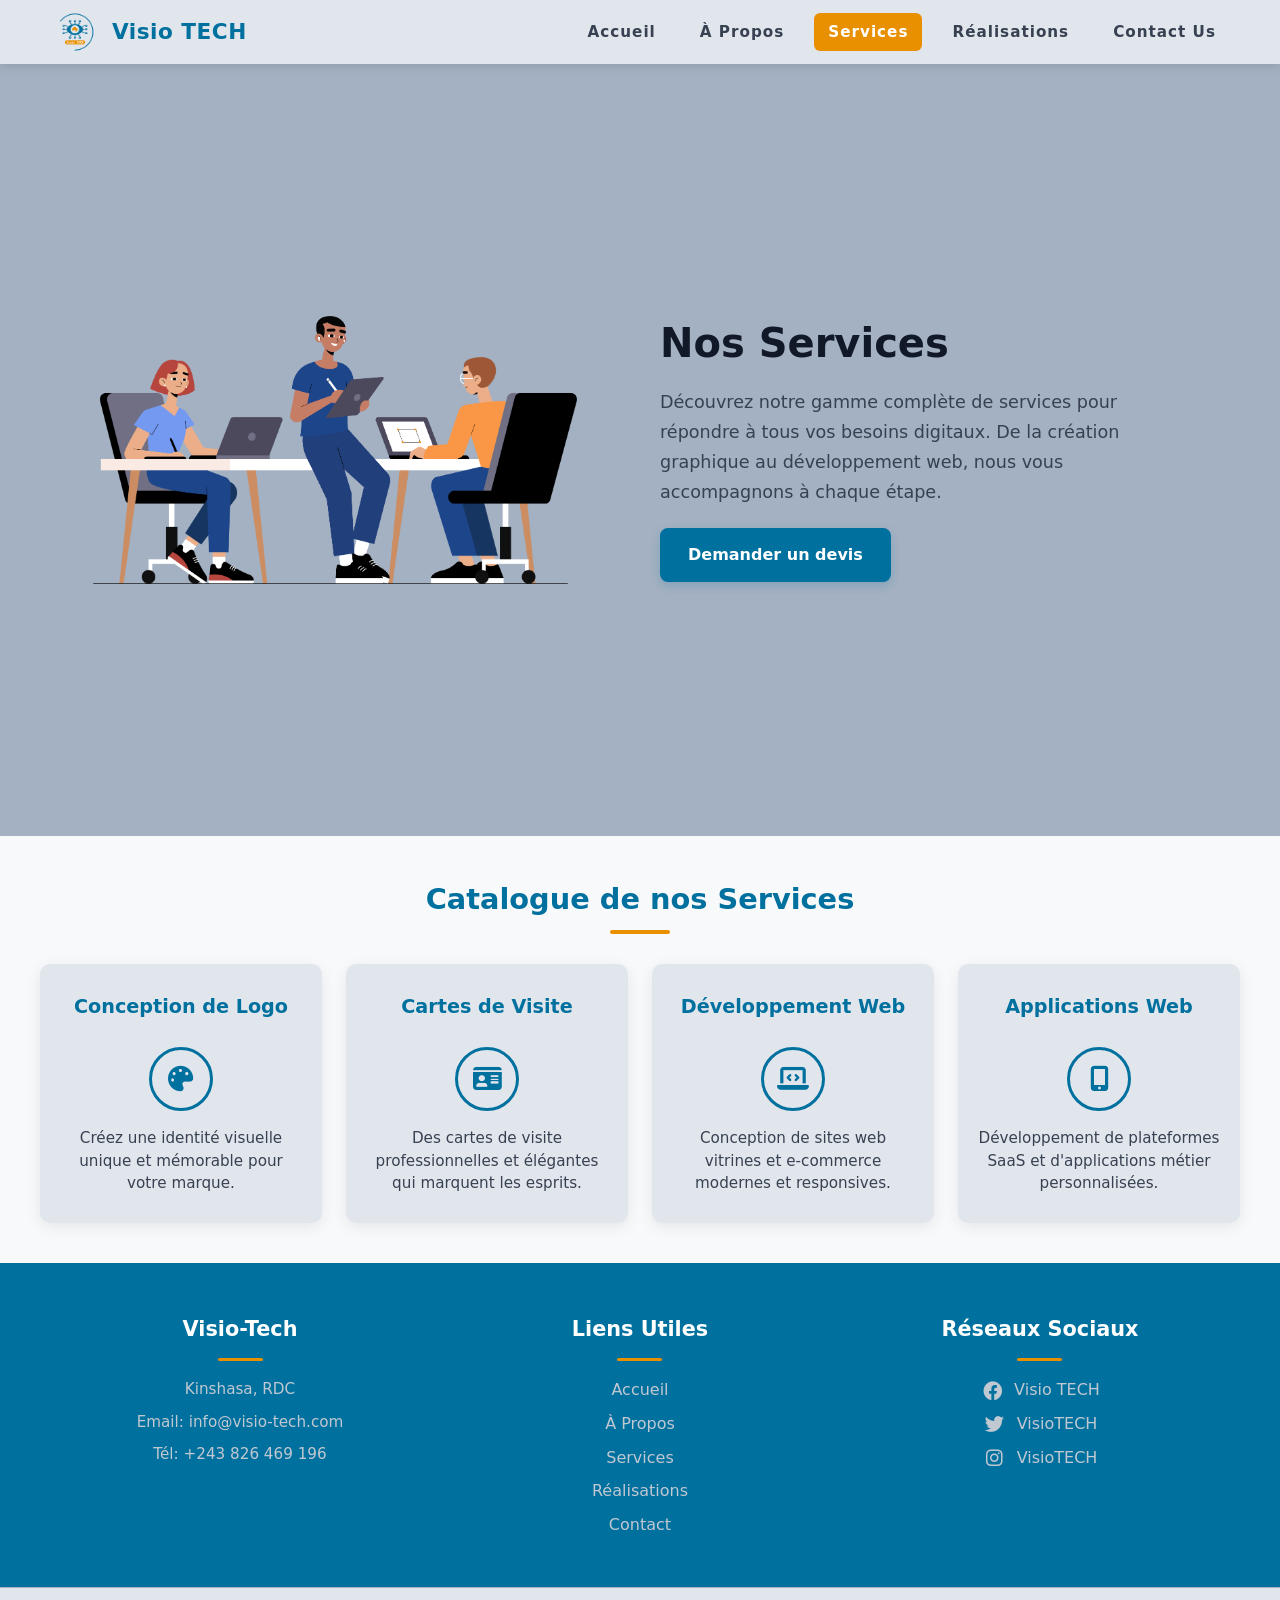
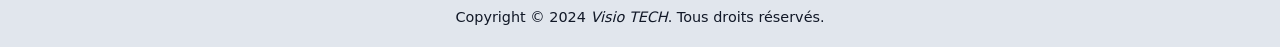
<file: services.html>
<!DOCTYPE html>
<html lang="fr">

<head>
  <meta charset="UTF-8" />
  <meta name="viewport" content="width=device-width, initial-scale=1.0" />
  <meta name="description"
    content="Découvrez tous les services informatiques et digitaux proposés par Visio-Tech à Kinshasa : conception de logos, cartes de visite, sites web et applications sur-mesure." />
  <title>Nos Services | Visio-Tech</title>
  <link rel="stylesheet" href="./styles/main.css" />
  <link rel="stylesheet" href="./styles/style.css" />
  <link rel="stylesheet" href="./styles/service.css" />
  <link rel="stylesheet" href="./styles/mediaQuery.css" />
  <link rel="stylesheet" href="./styles/css/all.css" />
  <link rel="shortcut icon" href="./images/offLogVisio.png" type="image/x-icon" />
  <script src="./javascript/index.js" defer></script>
</head>

<body>
  <div class="container-p">
    <header class="header-content">
      <div class="navbar-container">
        <a href="index.html" class="labelForCompany">
          <div class="logo">
            <img src="./images/offLogVisioNo.png" alt="Logo officiel Visio-Tech" />
          </div>
          <h3>Visio TECH</h3>
        </a>
        <nav class="navbar-content">
          <ul>
            <li><a href="index.html">Accueil</a></li>
            <li><a href="a-propos.html">À Propos</a></li>
            <li class="active"><a href="services.html">Services</a></li>
            <li><a href="realisations.html">Réalisations</a></li>
            <li><a href="contact.html">Contact Us</a></li>
          </ul>
        </nav>
        <label class="navicon" aria-label="Ouvrir le menu">
          <i class="fa-solid fa-bars"></i>
        </label>
        <label class="_navicon" aria-label="Fermer le menu">
          <i class="fa-solid fa-xmark"></i>
        </label>
      </div>

      <div class="backend">
        <div class="backimg">
          <img src="./images/Team_three.png" alt="Équipe de développeurs web Visio-Tech" />
        </div>
        <div class="backtext">
          <h1>Nos Services</h1>
          <p>
            Découvrez notre gamme complète de services pour répondre à tous vos besoins digitaux. De la création
            graphique au développement web, nous vous accompagnons à chaque étape.
          </p>
          <div>
            <a href="contact.html" class="btn-primary">Demander un devis</a>
          </div>
        </div>
      </div>
    </header>

    <main>
      <section id="services" class="services-content">
        <div class="title">
          <h2>Catalogue de nos Services</h2>
          <div></div>
        </div>
        <div class="grid-service">
          <a href="page-services/logoserv.html" class="the-service">
            <h4>Conception de Logo</h4>
            <div class="circle-of-service">
              <i class="fas fa-palette"></i>
            </div>
            <p>Créez une identité visuelle unique et mémorable pour votre marque.</p>
          </a>

          <a href="page-services/carteserv.html" class="the-service">
            <h4>Cartes de Visite</h4>
            <div class="circle-of-service">
              <i class="fas fa-id-card"></i>
            </div>
            <p>Des cartes de visite professionnelles et élégantes qui marquent les esprits.</p>
          </a>

          <a href="page-services/webserv.html" class="the-service">
            <h4>Développement Web</h4>
            <div class="circle-of-service">
              <i class="fas fa-laptop-code"></i>
            </div>
            <p>Conception de sites web vitrines et e-commerce modernes et responsives.</p>
          </a>

          <a href="page-services/applications.html" class="the-service">
            <h4>Applications Web</h4>
            <div class="circle-of-service">
              <i class="fas fa-mobile-alt"></i>
            </div>
            <p>Développement de plateformes SaaS et d'applications métier personnalisées.</p>
          </a>
        </div>
      </section>
    </main>

    <footer class="footer-content">
      <div class="footer-box-infos">
        <div class="footer-items">
          <h3>Visio-Tech</h3>
          <div></div>
          <p>Kinshasa, RDC</p>
          <p>Email: info@visio-tech.com</p>
          <p>Tél: +243 826 469 196</p>
        </div>
        <div class="footer-items">
          <h3>Liens Utiles</h3>
          <div></div>
          <a href="index.html">Accueil</a>
          <a href="a-propos.html">À Propos</a>
          <a href="services.html">Services</a>
          <a href="realisations.html">Réalisations</a>
          <a href="contact.html">Contact</a>
        </div>
        <div class="footer-items">
          <h3>Réseaux Sociaux</h3>
          <div></div>
          <a href="contact.html" aria-label="Facebook Visio-Tech">
            <i class="fa-brands fa-facebook"></i>
            <span>Visio TECH</span>
          </a>
          <a href="contact.html" aria-label="Twitter Visio-Tech">
            <i class="fa-brands fa-twitter"></i>
            <span>VisioTECH</span>
          </a>
          <a href="contact.html" aria-label="Instagram Visio-Tech">
            <i class="fa-brands fa-instagram"></i>
            <span>VisioTECH</span>
          </a>
        </div>
      </div>
      <div class="footer-box-other">
        <p>Copyright © 2024 <i>Visio TECH</i>. Tous droits réservés.</p>
      </div>
    </footer>
  </div>
</body>

</html>
</file>
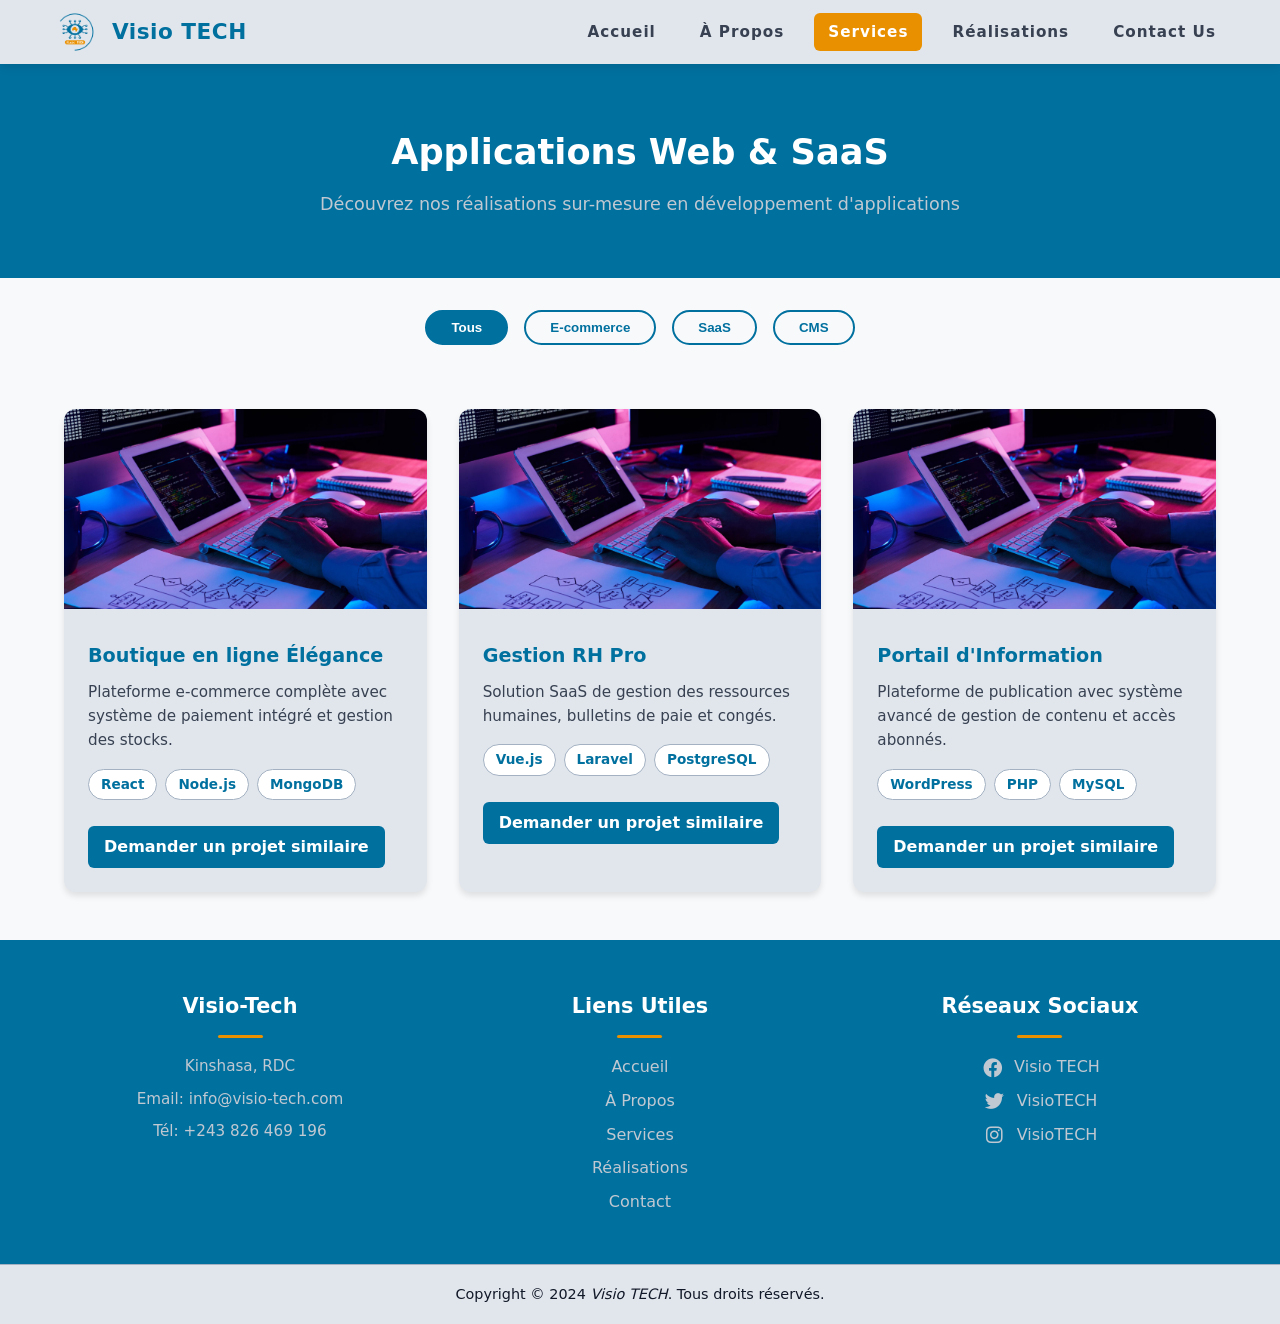
<file: page-services/applications.html>
<!DOCTYPE html>
<html lang="fr">
<head>
    <meta charset="UTF-8" />
    <meta name="viewport" content="width=device-width, initial-scale=1.0" />
    <meta name="description" content="Portfolio d'applications web et SaaS développées par Visio-Tech à Kinshasa : plateformes e-commerce, outils de gestion et applications métiers." />
    <title>Applications Web | Visio-Tech</title>
    <link rel="stylesheet" href="../styles/main.css" />
    <link rel="stylesheet" href="../styles/service.css" />
    <link rel="stylesheet" href="../styles/mediaQuery.css" />
    <link rel="stylesheet" href="../styles/css/all.css" />
    <link rel="shortcut icon" href="../images/offLogVisio.png" type="image/x-icon" />
    <script src="../javascript/index.js" defer></script>
    <style>
        .app-hero {
            background-color: var(--colorMain);
            color: var(--colorTexte3);
            padding: 60px 20px;
            text-align: center;
            margin-top: var(--navHeight);
        }
        .app-hero h1 {
            font-size: 2.2rem;
            color: var(--colorTexte3);
            margin-bottom: 10px;
        }
        .app-hero p {
            color: var(--colorTexte4);
            font-size: 1.1rem;
        }
        .portfolio-grid {
            display: grid;
            grid-template-columns: repeat(auto-fit, minmax(280px, 1fr));
            gap: 2rem;
            padding: 3rem 5%;
        }
        .portfolio-item {
            background: var(--colorCard);
            border-radius: 12px;
            overflow: hidden;
            box-shadow: 0 4px 6px rgba(0, 0, 0, 0.1);
            transition: transform 0.3s ease;
        }
        .portfolio-item:hover {
            transform: translateY(-5px);
        }
        .portfolio-item img {
            width: 100%;
            height: 200px;
            object-fit: cover;
        }
        .portfolio-item-content {
            padding: 1.5rem;
        }
        .portfolio-item-content h4 {
            color: var(--colorMain);
            font-size: 1.2rem;
            margin-bottom: 8px;
        }
        .portfolio-item-content p {
            color: var(--colorTexte2);
            font-size: 0.95rem;
            margin-bottom: 12px;
        }
        .tech-stack {
            display: flex;
            gap: 0.5rem;
            flex-wrap: wrap;
            margin: 1rem 0;
        }
        .tech-stack span {
            background: #ffffff;
            color: var(--colorMain);
            padding: 0.25rem 0.75rem;
            border-radius: 20px;
            font-size: 0.85rem;
            font-weight: 600;
            border: 1px solid var(--colorBL);
        }
        .filter-buttons {
            display: flex;
            justify-content: center;
            gap: 1rem;
            padding: 2rem 0 1rem 0;
            flex-wrap: wrap;
        }
        .filter-button {
            background: none;
            border: 2px solid var(--colorMain);
            color: var(--colorMain);
            padding: 0.5rem 1.5rem;
            border-radius: 25px;
            cursor: pointer;
            font-weight: 600;
            transition: all 0.3s ease;
        }
        .filter-button.active, .filter-button:hover {
            background: var(--colorMain);
            color: var(--colorTexte3);
        }
        .btn-link {
            display: inline-block;
            background-color: var(--colorMain);
            color: var(--colorTexte3);
            padding: 8px 16px;
            border-radius: 6px;
            text-decoration: none;
            font-weight: 600;
            margin-top: 10px;
            transition: background 0.3s ease;
        }
        .btn-link:hover {
            background-color: var(--colorSeg);
        }
    </style>
</head>
<body>
    <div class="container-p">
        <header class="header-content">
            <div class="navbar-container">
                <a href="../index.html" class="labelForCompany">
                    <div class="logo">
                        <img src="../images/offLogVisioNo.png" alt="Logo Visio-Tech" />
                    </div>
                    <h3>Visio TECH</h3>
                </a>
                <nav class="navbar-content">
                    <ul>
                        <li><a href="../index.html">Accueil</a></li>
                        <li><a href="../a-propos.html">À Propos</a></li>
                        <li class="active"><a href="../services.html">Services</a></li>
                        <li><a href="../realisations.html">Réalisations</a></li>
                        <li><a href="../contact.html">Contact Us</a></li>
                    </ul>
                </nav>
                <label class="navicon" aria-label="Ouvrir le menu">
                    <i class="fa-solid fa-bars"></i>
                </label>
                <label class="_navicon" aria-label="Fermer le menu">
                    <i class="fa-solid fa-xmark"></i>
                </label>
            </div>
        </header>

        <main>
            <div class="app-hero">
                <h1>Applications Web & SaaS</h1>
                <p>Découvrez nos réalisations sur-mesure en développement d'applications</p>
            </div>

            <section>
                <div class="filter-buttons">
                    <button class="filter-button active" data-filter="all">Tous</button>
                    <button class="filter-button" data-filter="ecommerce">E-commerce</button>
                    <button class="filter-button" data-filter="saas">SaaS</button>
                    <button class="filter-button" data-filter="cms">CMS</button>
                </div>

                <div class="portfolio-grid">
                    <div class="portfolio-item" data-category="ecommerce">
                        <img src="../images/bureau.jpg" alt="Projet boutique e-commerce Élégance" />
                        <div class="portfolio-item-content">
                            <h4>Boutique en ligne Élégance</h4>
                            <p>Plateforme e-commerce complète avec système de paiement intégré et gestion des stocks.</p>
                            <div class="tech-stack">
                                <span>React</span>
                                <span>Node.js</span>
                                <span>MongoDB</span>
                            </div>
                            <a href="../contact.html" class="btn-link">Demander un projet similaire</a>
                        </div>
                    </div>

                    <div class="portfolio-item" data-category="saas">
                        <img src="../images/bureau.jpg" alt="Projet SaaS Gestion RH Pro" />
                        <div class="portfolio-item-content">
                            <h4>Gestion RH Pro</h4>
                            <p>Solution SaaS de gestion des ressources humaines, bulletins de paie et congés.</p>
                            <div class="tech-stack">
                                <span>Vue.js</span>
                                <span>Laravel</span>
                                <span>PostgreSQL</span>
                            </div>
                            <a href="../contact.html" class="btn-link">Demander un projet similaire</a>
                        </div>
                    </div>

                    <div class="portfolio-item" data-category="cms">
                        <img src="../images/bureau.jpg" alt="Projet CMS Portail d'information" />
                        <div class="portfolio-item-content">
                            <h4>Portail d'Information</h4>
                            <p>Plateforme de publication avec système avancé de gestion de contenu et accès abonnés.</p>
                            <div class="tech-stack">
                                <span>WordPress</span>
                                <span>PHP</span>
                                <span>MySQL</span>
                            </div>
                            <a href="../contact.html" class="btn-link">Demander un projet similaire</a>
                        </div>
                    </div>
                </div>
            </section>
        </main>

        <footer class="footer-content">
            <div class="footer-box-infos">
                <div class="footer-items">
                    <h3>Visio-Tech</h3>
                    <div></div>
                    <p>Kinshasa, RDC</p>
                    <p>Email: info@visio-tech.com</p>
                    <p>Tél: +243 826 469 196</p>
                </div>
                <div class="footer-items">
                    <h3>Liens Utiles</h3>
                    <div></div>
                    <a href="../index.html">Accueil</a>
                    <a href="../a-propos.html">À Propos</a>
                    <a href="../services.html">Services</a>
                    <a href="../realisations.html">Réalisations</a>
                    <a href="../contact.html">Contact</a>
                </div>
                <div class="footer-items">
                    <h3>Réseaux Sociaux</h3>
                    <div></div>
                    <a href="../contact.html" aria-label="Facebook Visio-Tech">
                        <i class="fa-brands fa-facebook"></i>
                        <span>Visio TECH</span>
                    </a>
                    <a href="../contact.html" aria-label="Twitter Visio-Tech">
                        <i class="fa-brands fa-twitter"></i>
                        <span>VisioTECH</span>
                    </a>
                    <a href="../contact.html" aria-label="Instagram Visio-Tech">
                        <i class="fa-brands fa-instagram"></i>
                        <span>VisioTECH</span>
                    </a>
                </div>
            </div>
            <div class="footer-box-other">
                <p>Copyright © 2024 <i>Visio TECH</i>. Tous droits réservés.</p>
            </div>
        </footer>
    </div>

    <script>
        const filterButtons = document.querySelectorAll('.filter-button');
        const portfolioItems = document.querySelectorAll('.portfolio-item');

        filterButtons.forEach(button => {
            button.addEventListener('click', () => {
                filterButtons.forEach(btn => btn.classList.remove('active'));
                button.classList.add('active');

                const filter = button.dataset.filter;
                portfolioItems.forEach(item => {
                    if (filter === 'all' || item.dataset.category === filter) {
                        item.style.display = 'block';
                    } else {
                        item.style.display = 'none';
                    }
                });
            });
        });
    </script>
</body>
</html>
</file>
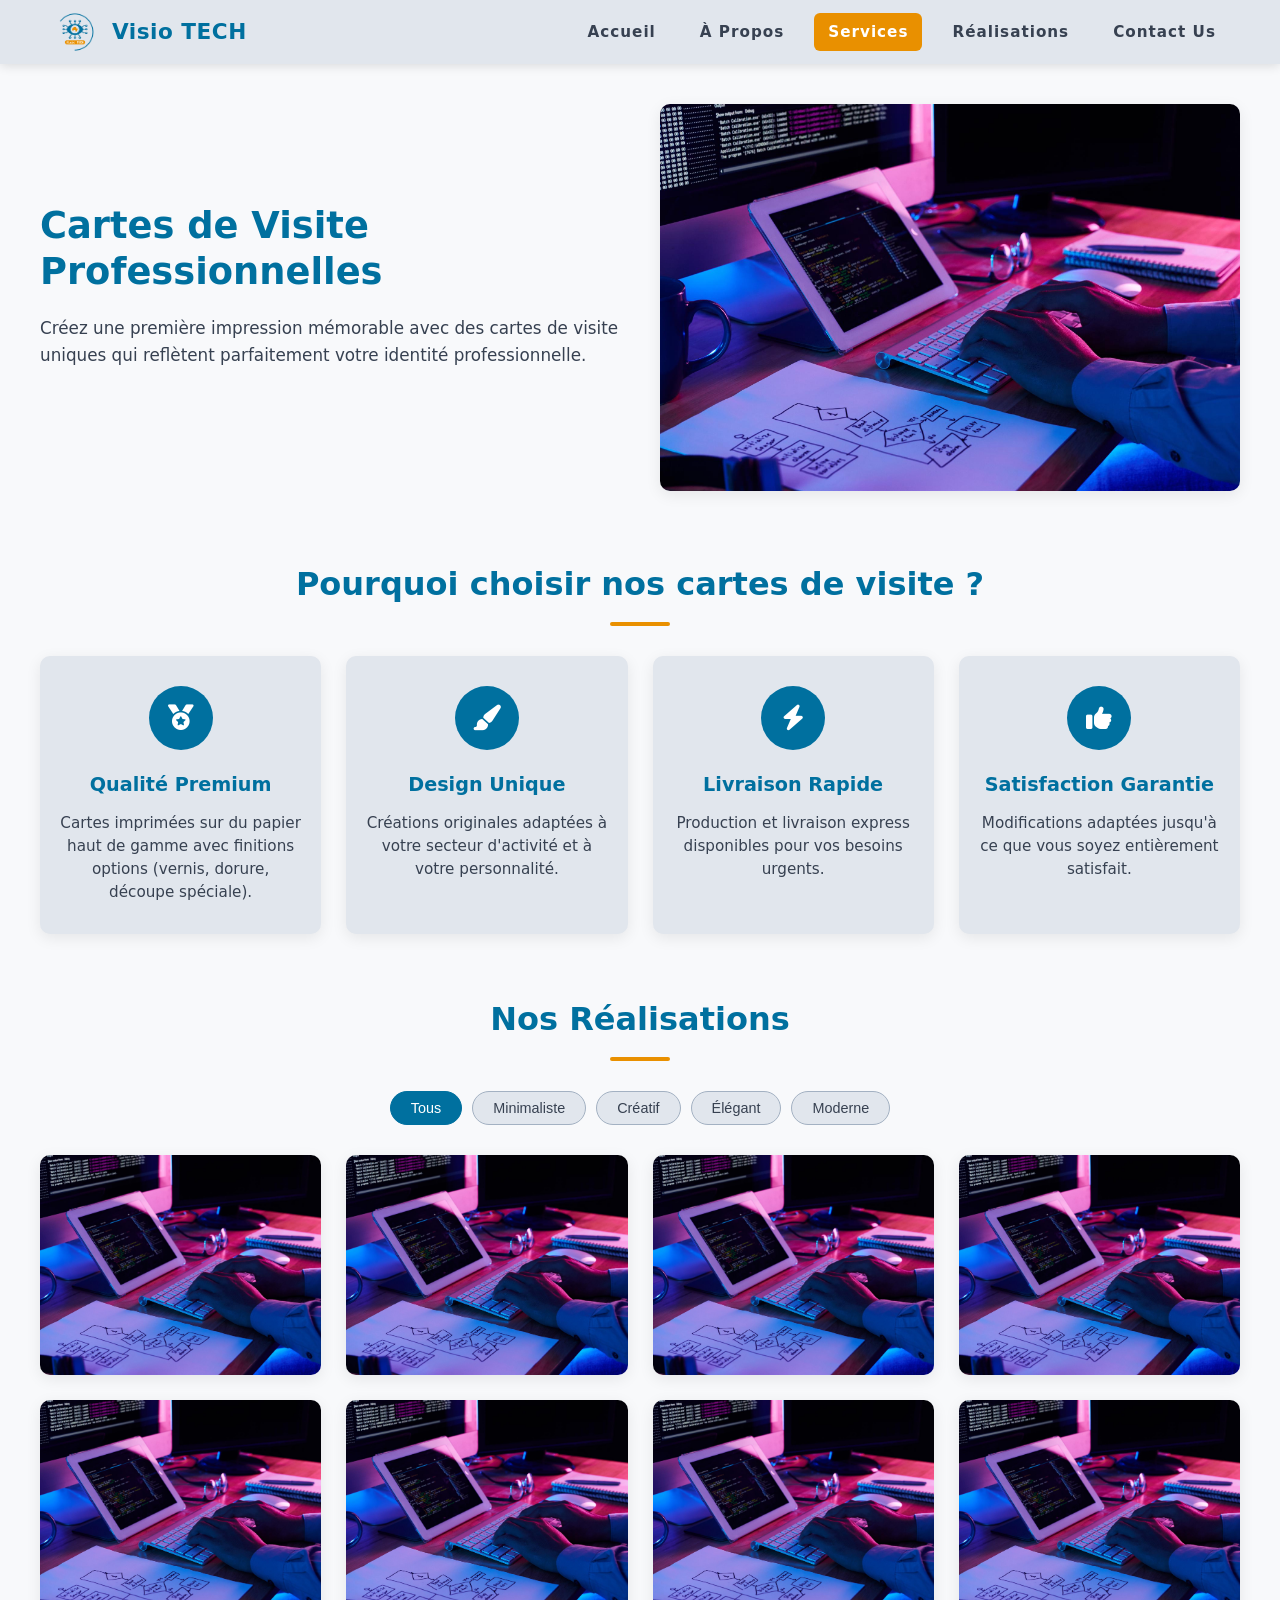
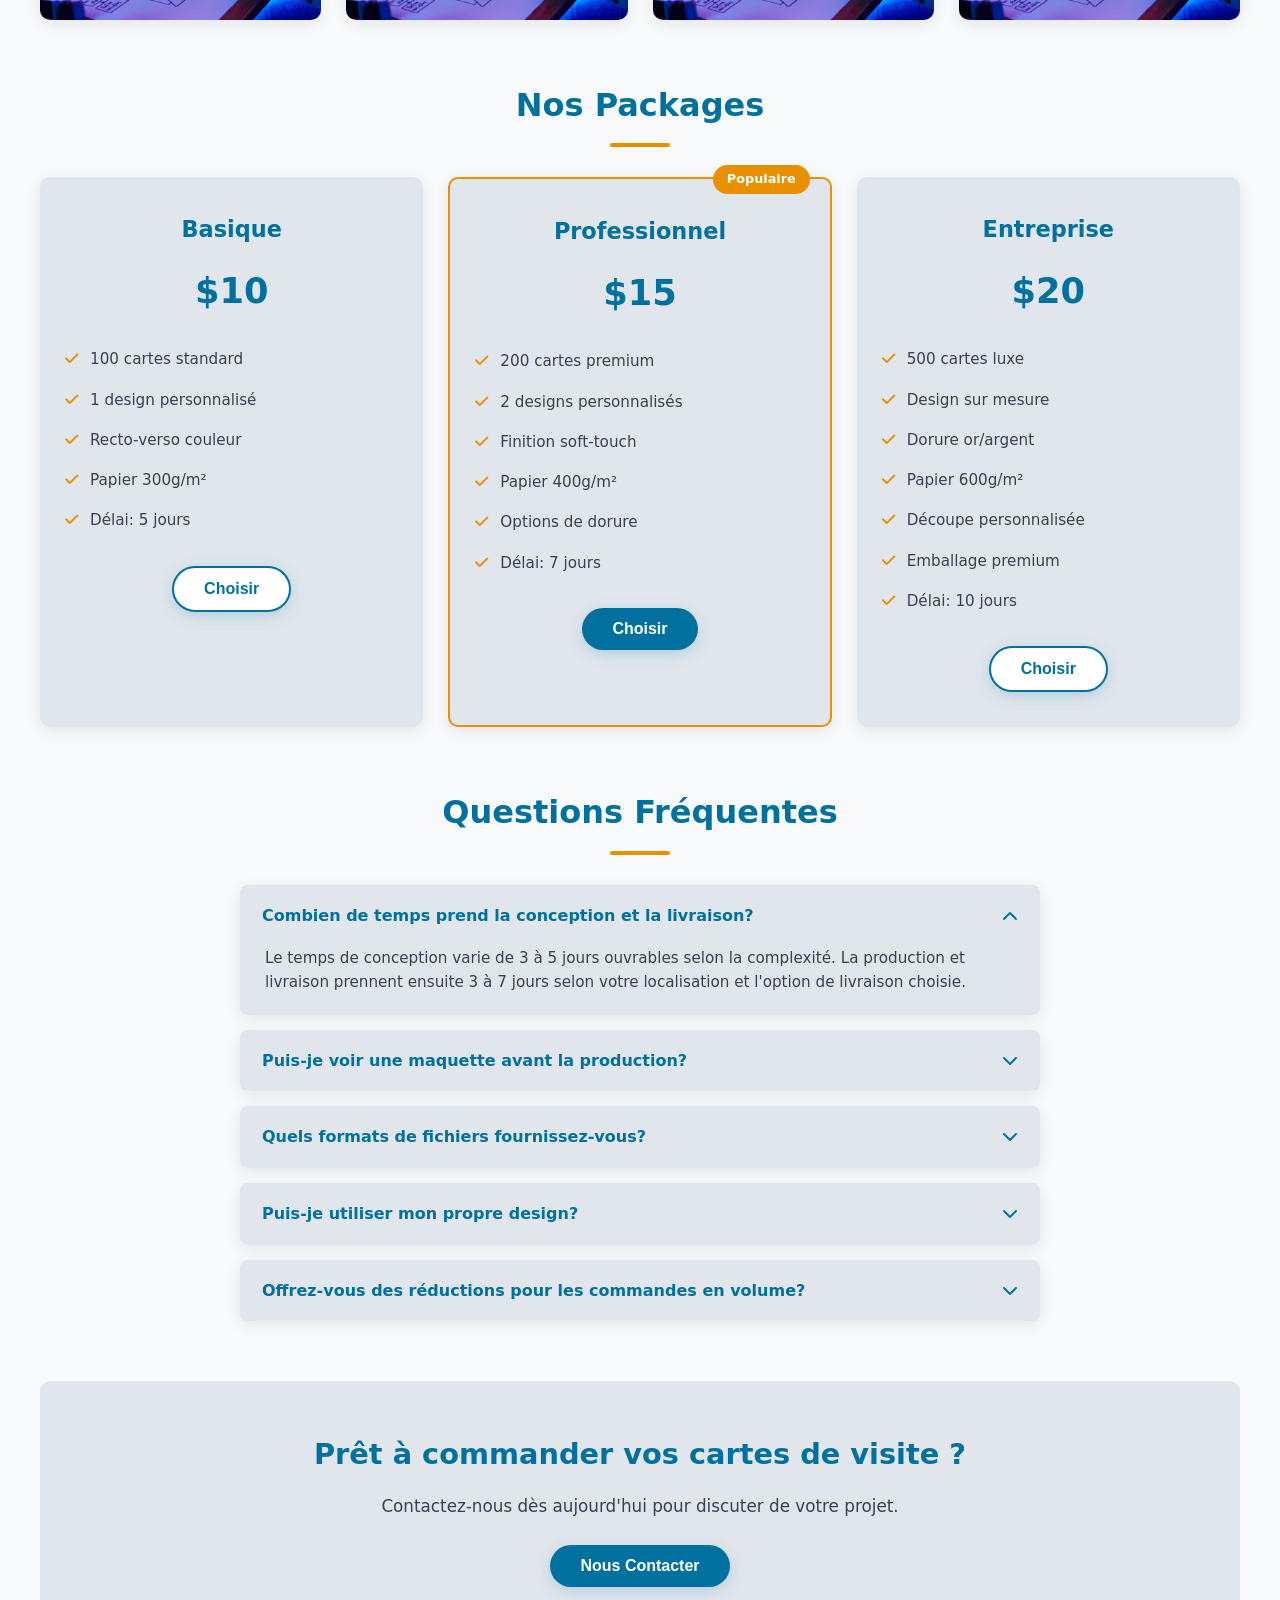
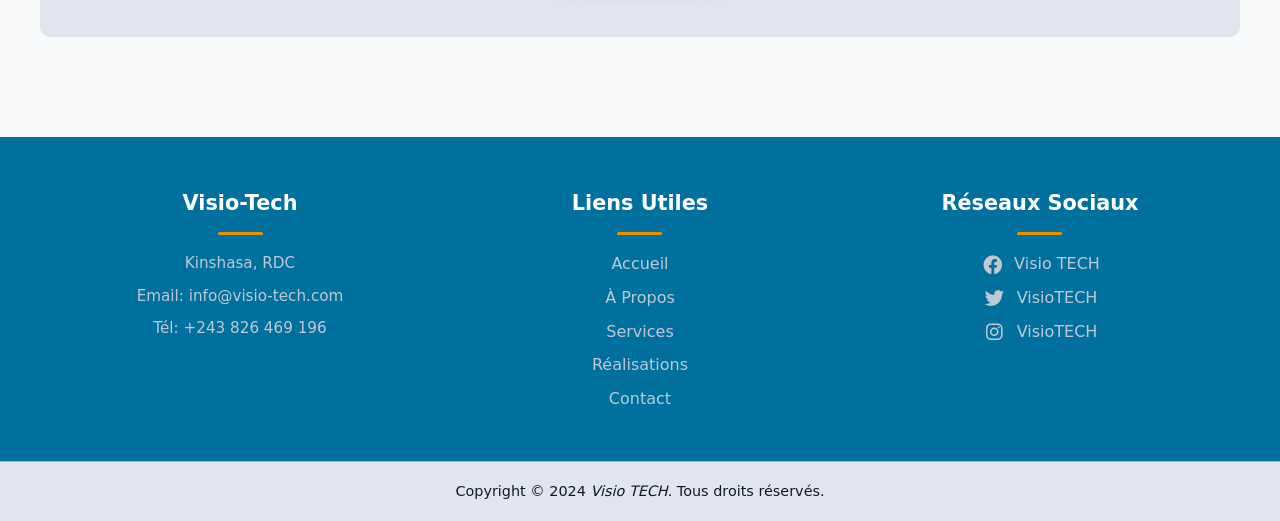
<file: page-services/carteserv.html>
<!DOCTYPE html>
<html lang="fr">
<head>
    <meta charset="UTF-8" />
    <meta name="viewport" content="width=device-width, initial-scale=1.0" />
    <meta name="description" content="Service de création et d'impression de cartes de visite professionnelles à Kinshasa par Visio-Tech. Des designs uniques et des finitions haut de gamme." />
    <title>Cartes de Visite | Visio-Tech</title>
    <link rel="stylesheet" href="../styles/main.css" />
    <link rel="stylesheet" href="../styles/service.css" />
    <link rel="stylesheet" href="../styles/carteserv.css" />
    <link rel="stylesheet" href="../styles/mediaQuery.css" />
    <link rel="stylesheet" href="../styles/css/all.css" />
    <link rel="shortcut icon" href="../images/offLogVisio.png" type="image/x-icon" />
    <script src="../javascript/index.js" defer></script>
</head>

<body>
    <div class="container-p">
        <header class="header-content">
            <div class="navbar-container">
                <a href="../index.html" class="labelForCompany">
                    <div class="logo">
                        <img src="../images/offLogVisioNo.png" alt="Logo Visio-Tech" />
                    </div>
                    <h3>Visio TECH</h3>
                </a>
                <nav class="navbar-content">
                    <ul>
                        <li><a href="../index.html">Accueil</a></li>
                        <li><a href="../a-propos.html">À Propos</a></li>
                        <li class="active"><a href="../services.html">Services</a></li>
                        <li><a href="../realisations.html">Réalisations</a></li>
                        <li><a href="../contact.html">Contact Us</a></li>
                    </ul>
                </nav>
                <label class="navicon" aria-label="Ouvrir le menu">
                    <i class="fa-solid fa-bars"></i>
                </label>
                <label class="_navicon" aria-label="Fermer le menu">
                    <i class="fa-solid fa-xmark"></i>
                </label>
            </div>
        </header>

        <main class="card-service-container">
            <section class="card-hero">
                <div class="card-hero-content">
                    <h1>Cartes de Visite Professionnelles</h1>
                    <p>Créez une première impression mémorable avec des cartes de visite uniques qui reflètent parfaitement votre identité professionnelle.</p>
                </div>
                <div class="card-hero-image">
                    <img src="../images/bureau.jpg" alt="Exemples de cartes de visite professionnelles" />
                </div>
            </section>

            <section class="card-advantages">
                <h2>Pourquoi choisir nos cartes de visite ?</h2>
                <div class="advantages-grid">
                    <div class="advantage-card">
                        <div class="advantage-icon">
                            <i class="fas fa-medal"></i>
                        </div>
                        <h3>Qualité Premium</h3>
                        <p>Cartes imprimées sur du papier haut de gamme avec finitions options (vernis, dorure, découpe spéciale).</p>
                    </div>
                    <div class="advantage-card">
                        <div class="advantage-icon">
                            <i class="fas fa-paint-brush"></i>
                        </div>
                        <h3>Design Unique</h3>
                        <p>Créations originales adaptées à votre secteur d'activité et à votre personnalité.</p>
                    </div>
                    <div class="advantage-card">
                        <div class="advantage-icon">
                            <i class="fas fa-bolt"></i>
                        </div>
                        <h3>Livraison Rapide</h3>
                        <p>Production et livraison express disponibles pour vos besoins urgents.</p>
                    </div>
                    <div class="advantage-card">
                        <div class="advantage-icon">
                            <i class="fas fa-thumbs-up"></i>
                        </div>
                        <h3>Satisfaction Garantie</h3>
                        <p>Modifications adaptées jusqu'à ce que vous soyez entièrement satisfait.</p>
                    </div>
                </div>
            </section>

            <section class="card-portfolio">
                <h2>Nos Réalisations</h2>
                <div class="portfolio-filter">
                    <button class="filter-button active" data-filter="all">Tous</button>
                    <button class="filter-button" data-filter="minimaliste">Minimaliste</button>
                    <button class="filter-button" data-filter="creative">Créatif</button>
                    <button class="filter-button" data-filter="elegant">Élégant</button>
                    <button class="filter-button" data-filter="modern">Moderne</button>
                </div>
                <div class="portfolio-grid" id="portfolioGrid">
                    <!-- Généré dynamiquement par JS -->
                </div>
            </section>

            <section class="card-pricing">
                <h2>Nos Packages</h2>
                <div class="pricing-cards">
                    <div class="pricing-card">
                        <h3>Basique</h3>
                        <div class="price">$10</div>
                        <ul>
                            <li>100 cartes standard</li>
                            <li>1 design personnalisé</li>
                            <li>Recto-verso couleur</li>
                            <li>Papier 300g/m²</li>
                            <li>Délai: 5 jours</li>
                        </ul>
                        <button class="cta-button secondary" id="startProjectBtn">Choisir</button>
                    </div>
                    <div class="pricing-card featured">
                        <div class="featured-badge">Populaire</div>
                        <h3>Professionnel</h3>
                        <div class="price">$15</div>
                        <ul>
                            <li>200 cartes premium</li>
                            <li>2 designs personnalisés</li>
                            <li>Finition soft-touch</li>
                            <li>Papier 400g/m²</li>
                            <li>Options de dorure</li>
                            <li>Délai: 7 jours</li>
                        </ul>
                        <button class="cta-button">Choisir</button>
                    </div>
                    <div class="pricing-card">
                        <h3>Entreprise</h3>
                        <div class="price">$20</div>
                        <ul>
                            <li>500 cartes luxe</li>
                            <li>Design sur mesure</li>
                            <li>Dorure or/argent</li>
                            <li>Papier 600g/m²</li>
                            <li>Découpe personnalisée</li>
                            <li>Emballage premium</li>
                            <li>Délai: 10 jours</li>
                        </ul>
                        <button class="cta-button secondary">Choisir</button>
                    </div>
                </div>
            </section>

            <section class="card-faq">
                <h2>Questions Fréquentes</h2>
                <div class="faq-container" id="faqContainer">
                    <!-- Généré dynamiquement par JS -->
                </div>
            </section>

            <section class="card-cta">
                <h2>Prêt à commander vos cartes de visite ?</h2>
                <p>Contactez-nous dès aujourd'hui pour discuter de votre projet.</p>
                <button class="cta-button" id="contactBtn">Nous Contacter</button>
            </section>
        </main>

        <footer class="footer-content">
            <div class="footer-box-infos">
                <div class="footer-items">
                    <h3>Visio-Tech</h3>
                    <div></div>
                    <p>Kinshasa, RDC</p>
                    <p>Email: info@visio-tech.com</p>
                    <p>Tél: +243 826 469 196</p>
                </div>
                <div class="footer-items">
                    <h3>Liens Utiles</h3>
                    <div></div>
                    <a href="../index.html">Accueil</a>
                    <a href="../a-propos.html">À Propos</a>
                    <a href="../services.html">Services</a>
                    <a href="../realisations.html">Réalisations</a>
                    <a href="../contact.html">Contact</a>
                </div>
                <div class="footer-items">
                    <h3>Réseaux Sociaux</h3>
                    <div></div>
                    <a href="../contact.html" aria-label="Facebook Visio-Tech">
                        <i class="fa-brands fa-facebook"></i>
                        <span>Visio TECH</span>
                    </a>
                    <a href="../contact.html" aria-label="Twitter Visio-Tech">
                        <i class="fa-brands fa-twitter"></i>
                        <span>VisioTECH</span>
                    </a>
                    <a href="../contact.html" aria-label="Instagram Visio-Tech">
                        <i class="fa-brands fa-instagram"></i>
                        <span>VisioTECH</span>
                    </a>
                </div>
            </div>
            <div class="footer-box-other">
                <p>Copyright © 2024 <i>Visio TECH</i>. Tous droits réservés.</p>
            </div>
        </footer>
    </div>

    <script src="../javascript/carteserv.js"></script>
</body>
</html>
</file>
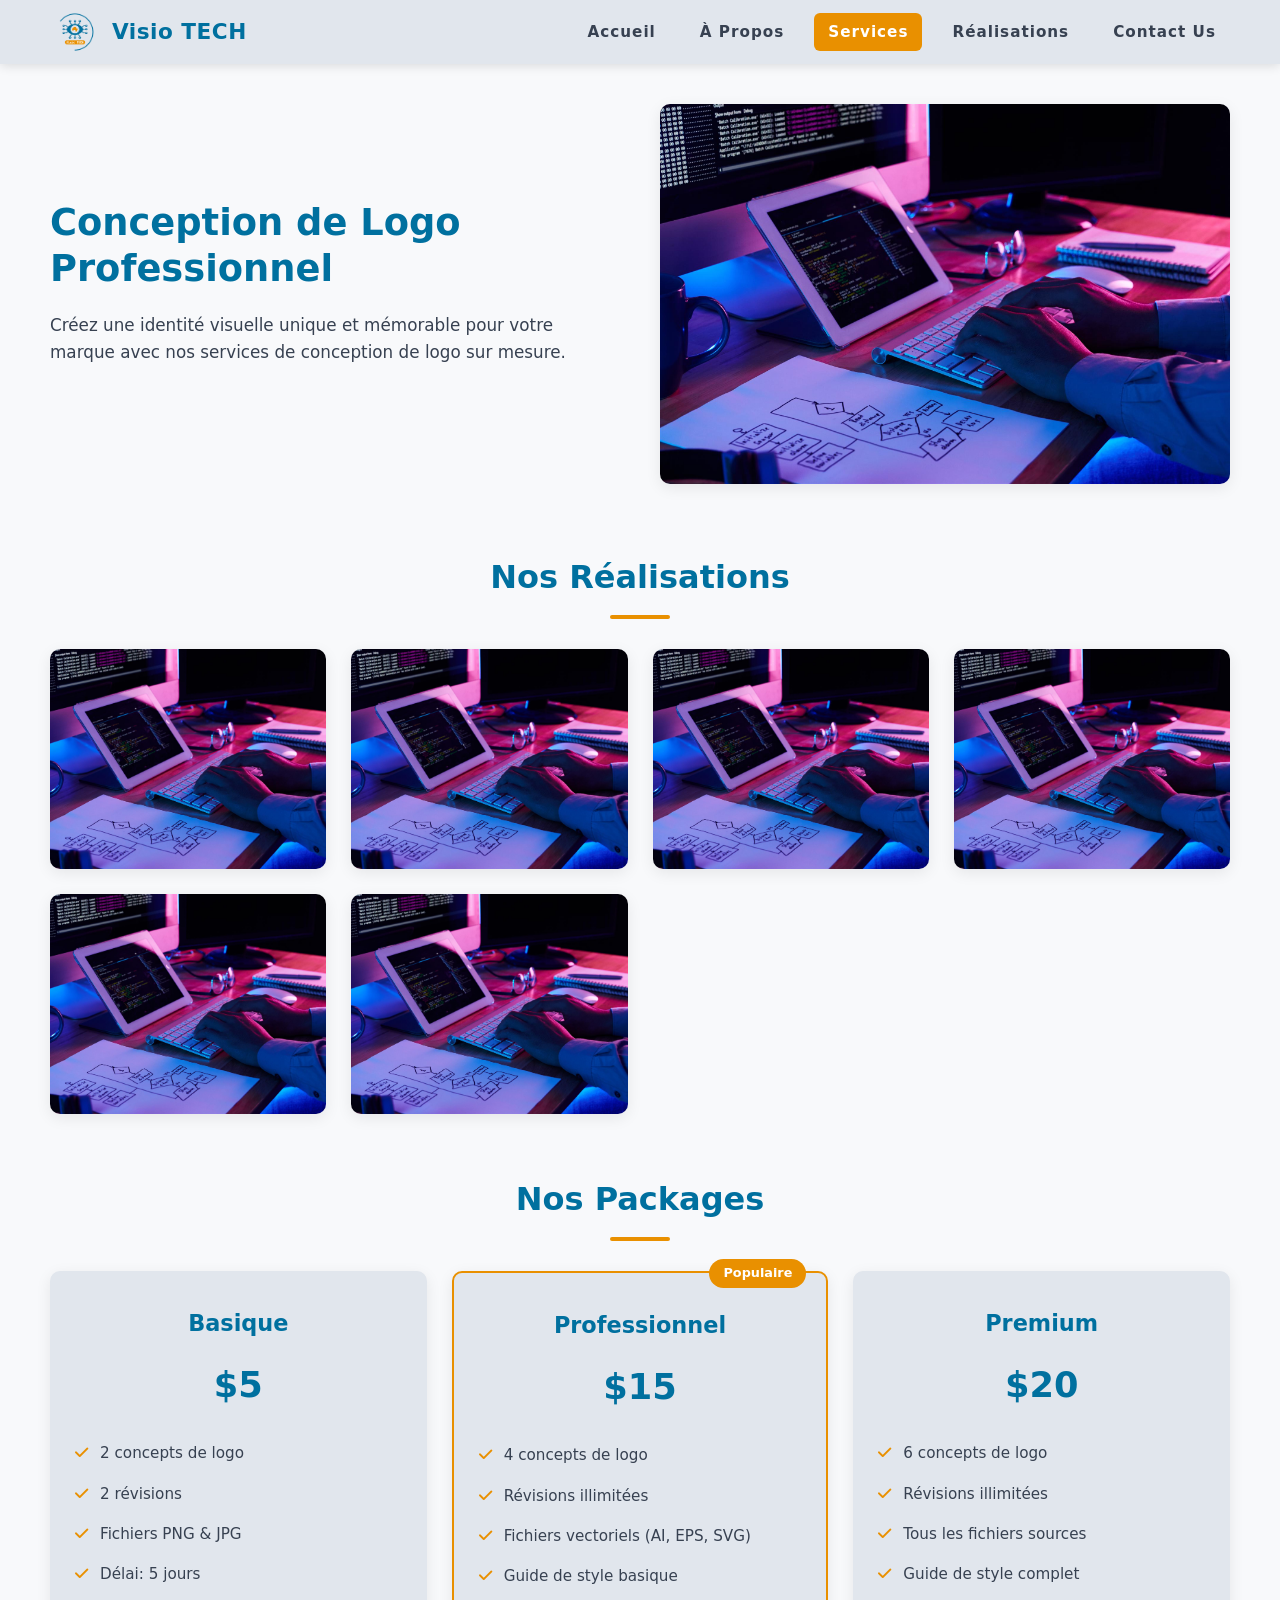
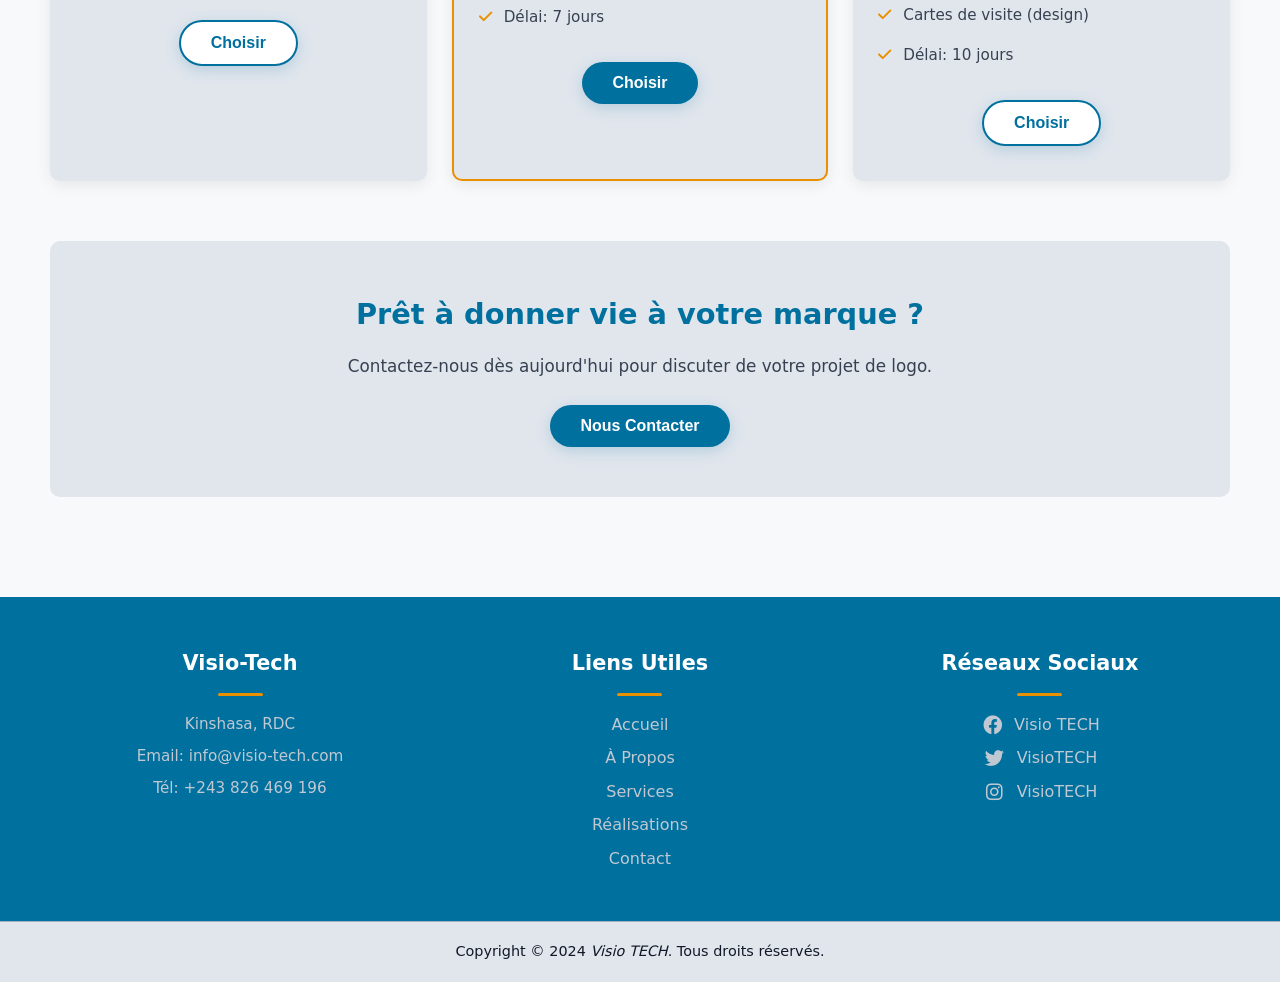
<file: page-services/logoserv.html>
<!DOCTYPE html>
<html lang="fr">
<head>
    <meta charset="UTF-8" />
    <meta name="viewport" content="width=device-width, initial-scale=1.0" />
    <meta name="description" content="Service de création et conception de logo professionnel sur-mesure à Kinshasa par l'agence Visio-Tech." />
    <title>Conception de Logo | Visio-Tech</title>
    <link rel="stylesheet" href="../styles/main.css" />
    <link rel="stylesheet" href="../styles/service.css" />
    <link rel="stylesheet" href="../styles/logoserv.css" />
    <link rel="stylesheet" href="../styles/mediaQuery.css" />
    <link rel="stylesheet" href="../styles/css/all.css" />
    <link rel="shortcut icon" href="../images/offLogVisio.png" type="image/x-icon" />
    <script src="../javascript/index.js" defer></script>
</head>

<body>
    <div class="container-p">
        <header class="header-content">
            <div class="navbar-container">
                <a href="../index.html" class="labelForCompany">
                    <div class="logo">
                        <img src="../images/offLogVisioNo.png" alt="Logo Visio-Tech" />
                    </div>
                    <h3>Visio TECH</h3>
                </a>
                <nav class="navbar-content">
                    <ul>
                        <li><a href="../index.html">Accueil</a></li>
                        <li><a href="../a-propos.html">À Propos</a></li>
                        <li class="active"><a href="../services.html">Services</a></li>
                        <li><a href="../realisations.html">Réalisations</a></li>
                        <li><a href="../contact.html">Contact Us</a></li>
                    </ul>
                </nav>
                <label class="navicon" aria-label="Ouvrir le menu">
                    <i class="fa-solid fa-bars"></i>
                </label>
                <label class="_navicon" aria-label="Fermer le menu">
                    <i class="fa-solid fa-xmark"></i>
                </label>
            </div>
        </header>

        <main class="logo-service-container">
            <section class="logo-hero">
                <div class="logo-hero-content">
                    <h1>Conception de Logo Professionnel</h1>
                    <p>Créez une identité visuelle unique et mémorable pour votre marque avec nos services de conception de logo sur mesure.</p>
                </div>
                <div class="logo-hero-image">
                    <img src="../images/bureau.jpg" alt="Création et design de logo par Visio-Tech" />
                </div>
            </section>

            <section class="logo-portfolio">
                <h2>Nos Réalisations</h2>
                <div class="portfolio-grid" id="portfolioGrid">
                    <!-- Généré par JS -->
                </div>
            </section>

            <section class="logo-pricing">
                <h2>Nos Packages</h2>
                <div class="pricing-cards">
                    <div class="pricing-card">
                        <h3>Basique</h3>
                        <div class="price">$5</div>
                        <ul>
                            <li>2 concepts de logo</li>
                            <li>2 révisions</li>
                            <li>Fichiers PNG & JPG</li>
                            <li>Délai: 5 jours</li>
                        </ul>
                        <button class="cta-button secondary" id="startProjectBtn">Choisir</button>
                    </div>
                    <div class="pricing-card featured">
                        <div class="featured-badge">Populaire</div>
                        <h3>Professionnel</h3>
                        <div class="price">$15</div>
                        <ul>
                            <li>4 concepts de logo</li>
                            <li>Révisions illimitées</li>
                            <li>Fichiers vectoriels (AI, EPS, SVG)</li>
                            <li>Guide de style basique</li>
                            <li>Délai: 7 jours</li>
                        </ul>
                        <button class="cta-button">Choisir</button>
                    </div>
                    <div class="pricing-card">
                        <h3>Premium</h3>
                        <div class="price">$20</div>
                        <ul>
                            <li>6 concepts de logo</li>
                            <li>Révisions illimitées</li>
                            <li>Tous les fichiers sources</li>
                            <li>Guide de style complet</li>
                            <li>Cartes de visite (design)</li>
                            <li>Délai: 10 jours</li>
                        </ul>
                        <button class="cta-button secondary">Choisir</button>
                    </div>
                </div>
            </section>

            <section class="logo-cta">
                <h2>Prêt à donner vie à votre marque ?</h2>
                <p>Contactez-nous dès aujourd'hui pour discuter de votre projet de logo.</p>
                <button class="cta-button" id="contactBtn">Nous Contacter</button>
            </section>
        </main>

        <footer class="footer-content">
            <div class="footer-box-infos">
                <div class="footer-items">
                    <h3>Visio-Tech</h3>
                    <div></div>
                    <p>Kinshasa, RDC</p>
                    <p>Email: info@visio-tech.com</p>
                    <p>Tél: +243 826 469 196</p>
                </div>
                <div class="footer-items">
                    <h3>Liens Utiles</h3>
                    <div></div>
                    <a href="../index.html">Accueil</a>
                    <a href="../a-propos.html">À Propos</a>
                    <a href="../services.html">Services</a>
                    <a href="../realisations.html">Réalisations</a>
                    <a href="../contact.html">Contact</a>
                </div>
                <div class="footer-items">
                    <h3>Réseaux Sociaux</h3>
                    <div></div>
                    <a href="../contact.html" aria-label="Facebook Visio-Tech">
                        <i class="fa-brands fa-facebook"></i>
                        <span>Visio TECH</span>
                    </a>
                    <a href="../contact.html" aria-label="Twitter Visio-Tech">
                        <i class="fa-brands fa-twitter"></i>
                        <span>VisioTECH</span>
                    </a>
                    <a href="../contact.html" aria-label="Instagram Visio-Tech">
                        <i class="fa-brands fa-instagram"></i>
                        <span>VisioTECH</span>
                    </a>
                </div>
            </div>
            <div class="footer-box-other">
                <p>Copyright © 2024 <i>Visio TECH</i>. Tous droits réservés.</p>
            </div>
        </footer>
    </div>

    <script src="../javascript/logoserv.js"></script>
</body>
</html>
</file>
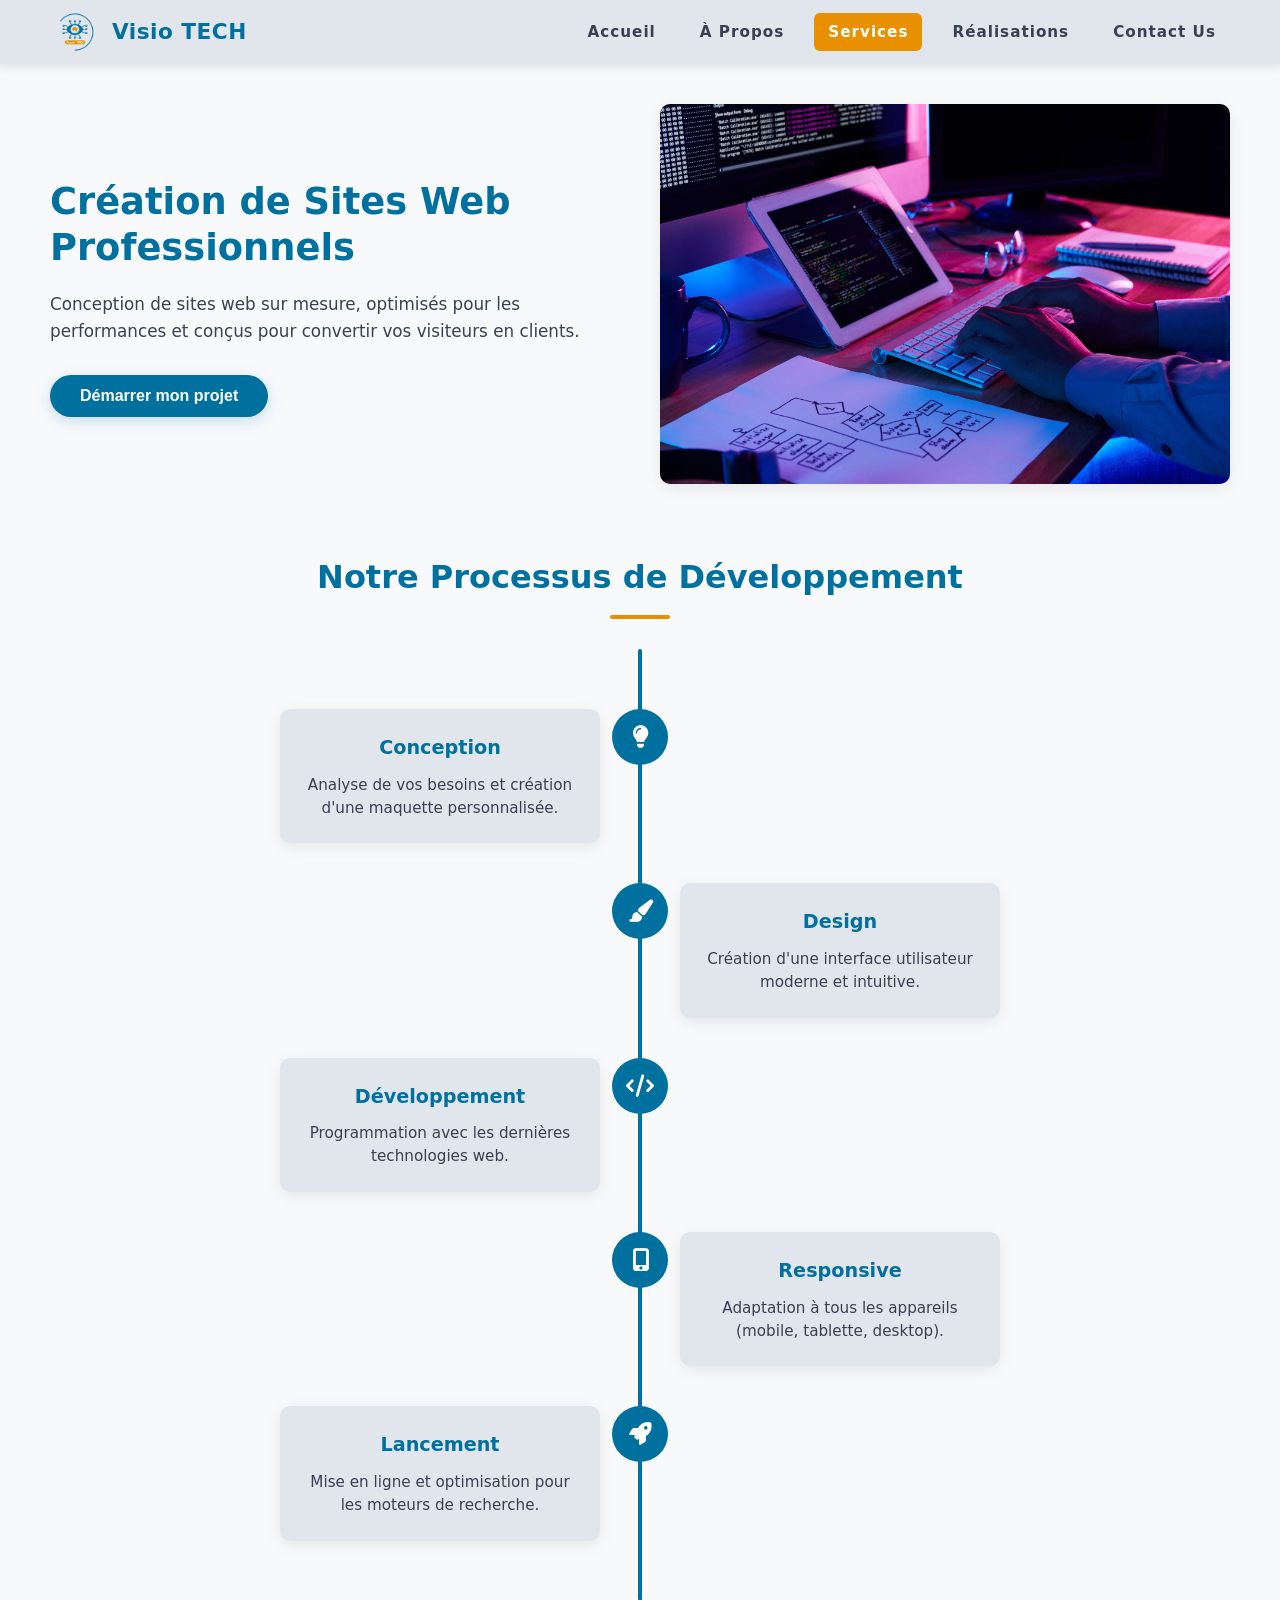
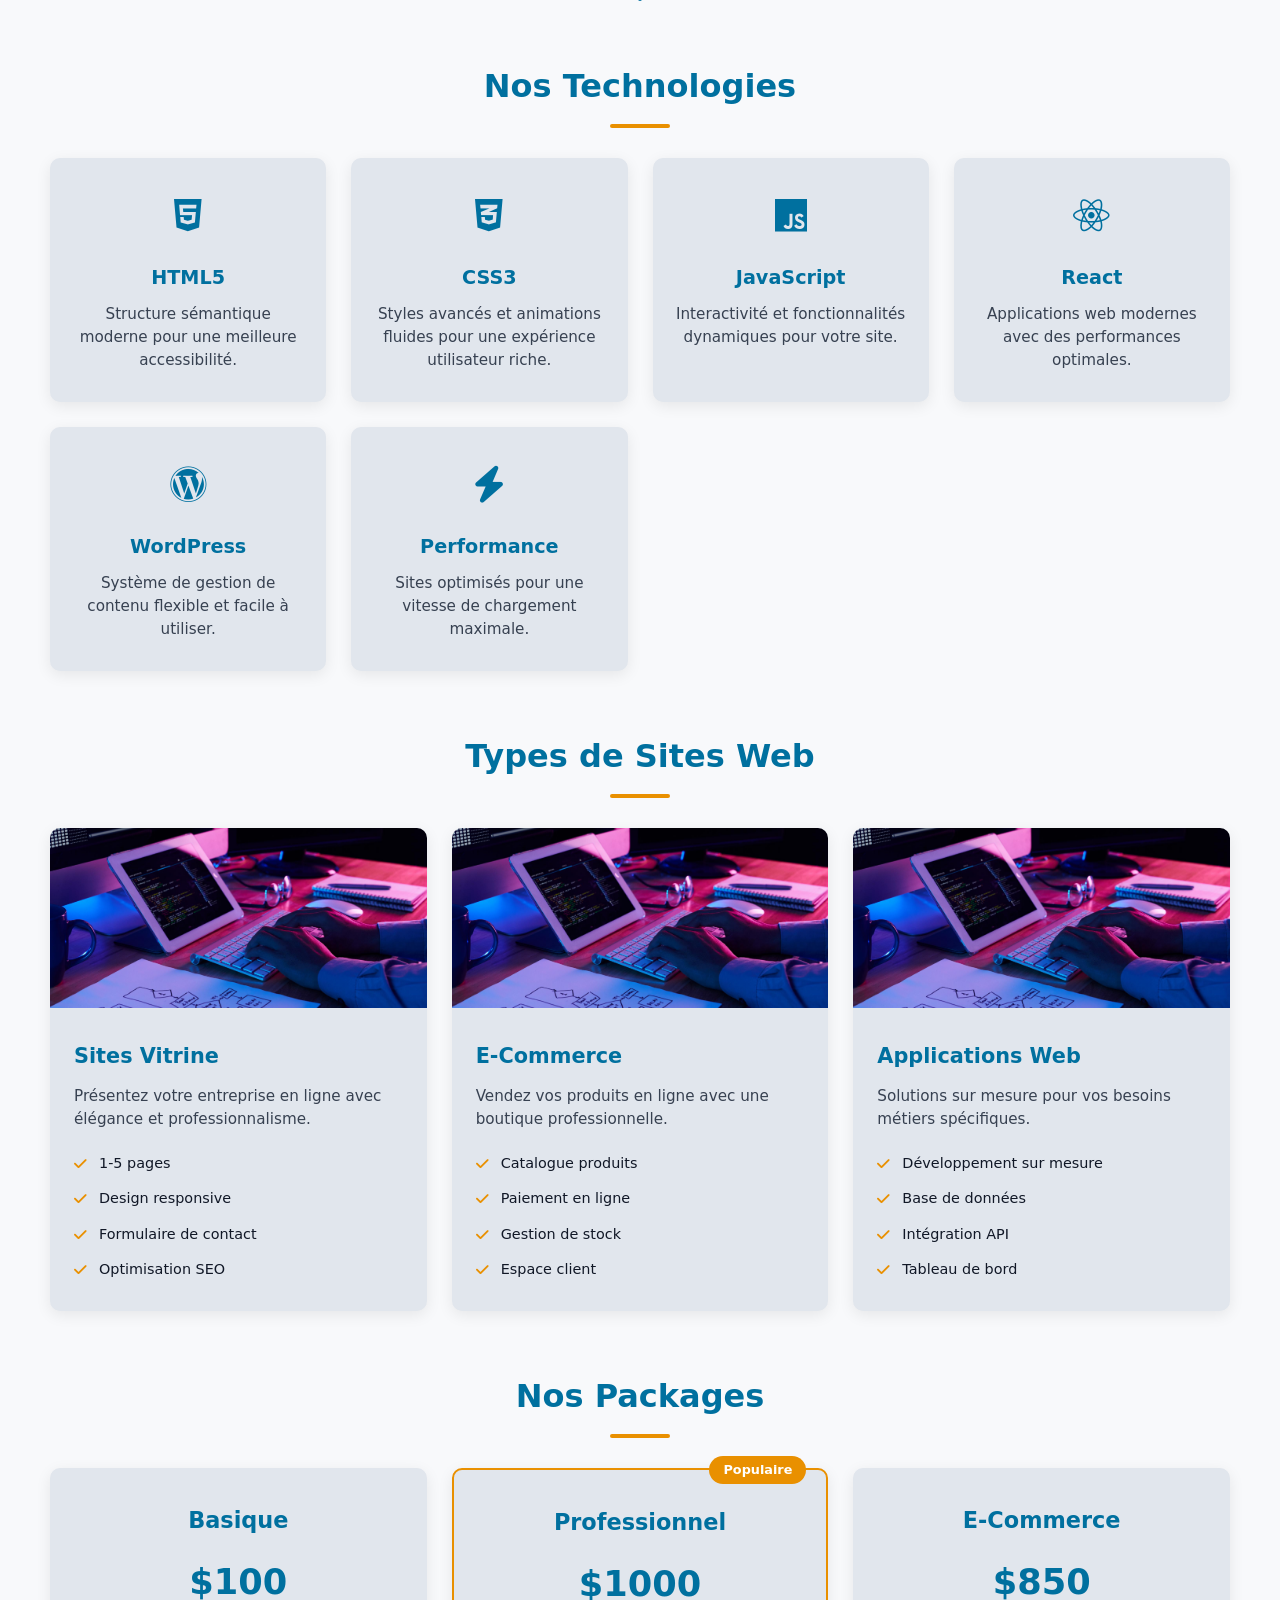
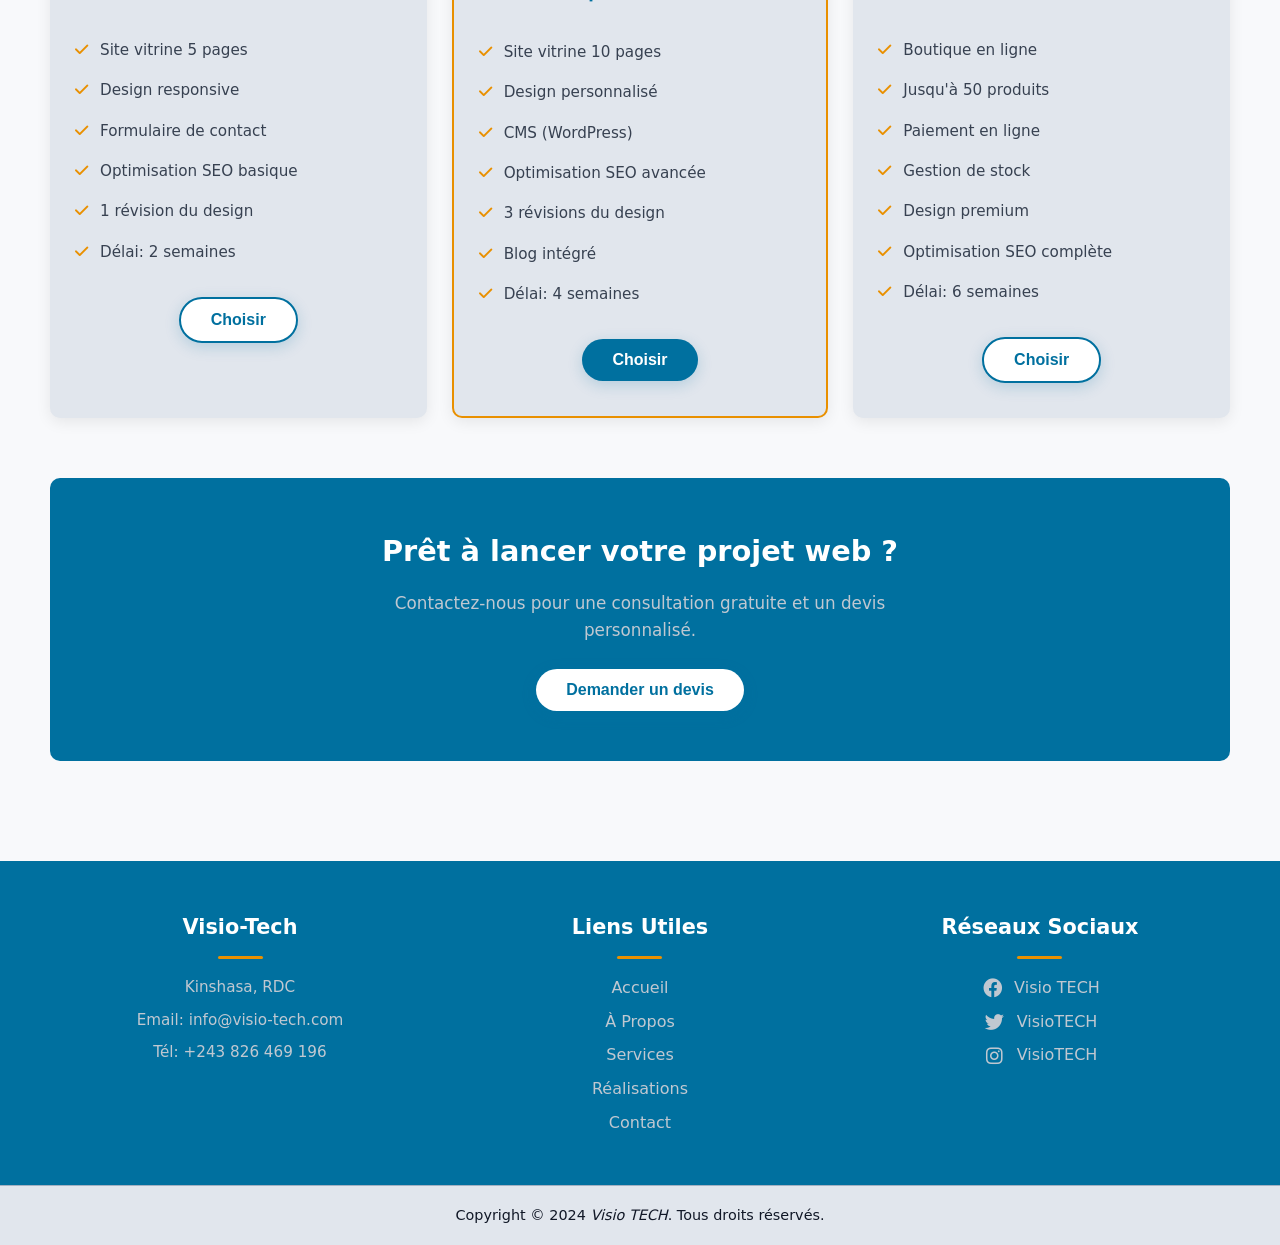
<file: page-services/webserv.html>
<!DOCTYPE html>
<html lang="fr">
<head>
    <meta charset="UTF-8" />
    <meta name="viewport" content="width=device-width, initial-scale=1.0" />
    <meta name="description" content="Développement de sites web vitrines et e-commerce sur-mesure par l'agence Visio-Tech à Kinshasa." />
    <title>Sites Web | Visio-Tech</title>
    <link rel="stylesheet" href="../styles/main.css" />
    <link rel="stylesheet" href="../styles/service.css" />
    <link rel="stylesheet" href="../styles/webserv.css" />
    <link rel="stylesheet" href="../styles/mediaQuery.css" />
    <link rel="stylesheet" href="../styles/css/all.css" />
    <link rel="shortcut icon" href="../images/offLogVisio.png" type="image/x-icon" />
    <script src="../javascript/index.js" defer></script>
</head>

<body>
    <div class="container-p">
        <header class="header-content">
            <div class="navbar-container">
                <a href="../index.html" class="labelForCompany">
                    <div class="logo">
                        <img src="../images/offLogVisioNo.png" alt="Logo Visio-Tech" />
                    </div>
                    <h3>Visio TECH</h3>
                </a>
                <nav class="navbar-content">
                    <ul>
                        <li><a href="../index.html">Accueil</a></li>
                        <li><a href="../a-propos.html">À Propos</a></li>
                        <li class="active"><a href="../services.html">Services</a></li>
                        <li><a href="../realisations.html">Réalisations</a></li>
                        <li><a href="../contact.html">Contact Us</a></li>
                    </ul>
                </nav>
                <label class="navicon" aria-label="Ouvrir le menu">
                    <i class="fa-solid fa-bars"></i>
                </label>
                <label class="_navicon" aria-label="Fermer le menu">
                    <i class="fa-solid fa-xmark"></i>
                </label>
            </div>
        </header>

        <main class="website-service-container">
            <section class="website-hero">
                <div class="website-hero-content">
                    <h1>Création de Sites Web Professionnels</h1>
                    <p>Conception de sites web sur mesure, optimisés pour les performances et conçus pour convertir vos visiteurs en clients.</p>
                    <button class="cta-button" id="startProjectBtn">Démarrer mon projet</button>
                </div>
                <div class="website-hero-image">
                    <img src="../images/bureau.jpg" alt="Design et développement de site web" />
                </div>
            </section>

            <section class="website-process">
                <h2>Notre Processus de Développement</h2>
                <div class="process-timeline">
                    <div class="timeline-item">
                        <div class="timeline-icon">
                            <i class="fas fa-lightbulb"></i>
                        </div>
                        <div class="timeline-content">
                            <h3>Conception</h3>
                            <p>Analyse de vos besoins et création d'une maquette personnalisée.</p>
                        </div>
                    </div>
                    <div class="timeline-item">
                        <div class="timeline-icon">
                            <i class="fas fa-paint-brush"></i>
                        </div>
                        <div class="timeline-content">
                            <h3>Design</h3>
                            <p>Création d'une interface utilisateur moderne et intuitive.</p>
                        </div>
                    </div>
                    <div class="timeline-item">
                        <div class="timeline-icon">
                            <i class="fas fa-code"></i>
                        </div>
                        <div class="timeline-content">
                            <h3>Développement</h3>
                            <p>Programmation avec les dernières technologies web.</p>
                        </div>
                    </div>
                    <div class="timeline-item">
                        <div class="timeline-icon">
                            <i class="fas fa-mobile-alt"></i>
                        </div>
                        <div class="timeline-content">
                            <h3>Responsive</h3>
                            <p>Adaptation à tous les appareils (mobile, tablette, desktop).</p>
                        </div>
                    </div>
                    <div class="timeline-item">
                        <div class="timeline-icon">
                            <i class="fas fa-rocket"></i>
                        </div>
                        <div class="timeline-content">
                            <h3>Lancement</h3>
                            <p>Mise en ligne et optimisation pour les moteurs de recherche.</p>
                        </div>
                    </div>
                </div>
            </section>

            <section class="website-features">
                <h2>Nos Technologies</h2>
                <div class="features-grid">
                    <div class="feature-card">
                        <div class="feature-icon">
                            <i class="fab fa-html5"></i>
                        </div>
                        <h3>HTML5</h3>
                        <p>Structure sémantique moderne pour une meilleure accessibilité.</p>
                    </div>
                    <div class="feature-card">
                        <div class="feature-icon">
                            <i class="fab fa-css3-alt"></i>
                        </div>
                        <h3>CSS3</h3>
                        <p>Styles avancés et animations fluides pour une expérience utilisateur riche.</p>
                    </div>
                    <div class="feature-card">
                        <div class="feature-icon">
                            <i class="fab fa-js"></i>
                        </div>
                        <h3>JavaScript</h3>
                        <p>Interactivité et fonctionnalités dynamiques pour votre site.</p>
                    </div>
                    <div class="feature-card">
                        <div class="feature-icon">
                            <i class="fab fa-react"></i>
                        </div>
                        <h3>React</h3>
                        <p>Applications web modernes avec des performances optimales.</p>
                    </div>
                    <div class="feature-card">
                        <div class="feature-icon">
                            <i class="fab fa-wordpress"></i>
                        </div>
                        <h3>WordPress</h3>
                        <p>Système de gestion de contenu flexible et facile à utiliser.</p>
                    </div>
                    <div class="feature-card">
                        <div class="feature-icon">
                            <i class="fas fa-bolt"></i>
                        </div>
                        <h3>Performance</h3>
                        <p>Sites optimisés pour une vitesse de chargement maximale.</p>
                    </div>
                </div>
            </section>

            <section class="website-types">
                <h2>Types de Sites Web</h2>
                <div class="types-grid">
                    <div class="type-card">
                        <div class="type-image">
                            <img src="../images/bureau.jpg" alt="Aperçu d'un site vitrine moderne" />
                        </div>
                        <div class="type-content">
                            <h3>Sites Vitrine</h3>
                            <p>Présentez votre entreprise en ligne avec élégance et professionnalisme.</p>
                            <ul>
                                <li>1-5 pages</li>
                                <li>Design responsive</li>
                                <li>Formulaire de contact</li>
                                <li>Optimisation SEO</li>
                            </ul>
                        </div>
                    </div>
                    <div class="type-card">
                        <div class="type-image">
                            <img src="../images/bureau.jpg" alt="Aperçu d'une boutique e-commerce" />
                        </div>
                        <div class="type-content">
                            <h3>E-Commerce</h3>
                            <p>Vendez vos produits en ligne avec une boutique professionnelle.</p>
                            <ul>
                                <li>Catalogue produits</li>
                                <li>Paiement en ligne</li>
                                <li>Gestion de stock</li>
                                <li>Espace client</li>
                            </ul>
                        </div>
                    </div>
                    <div class="type-card">
                        <div class="type-image">
                            <img src="../images/bureau.jpg" alt="Aperçu d'une application web métier" />
                        </div>
                        <div class="type-content">
                            <h3>Applications Web</h3>
                            <p>Solutions sur mesure pour vos besoins métiers spécifiques.</p>
                            <ul>
                                <li>Développement sur mesure</li>
                                <li>Base de données</li>
                                <li>Intégration API</li>
                                <li>Tableau de bord</li>
                            </ul>
                        </div>
                    </div>
                </div>
            </section>

            <section class="website-pricing">
                <h2>Nos Packages</h2>
                <div class="pricing-cards">
                    <div class="pricing-card">
                        <h3>Basique</h3>
                        <div class="price">$100</div>
                        <ul>
                            <li>Site vitrine 5 pages</li>
                            <li>Design responsive</li>
                            <li>Formulaire de contact</li>
                            <li>Optimisation SEO basique</li>
                            <li>1 révision du design</li>
                            <li>Délai: 2 semaines</li>
                        </ul>
                        <button class="cta-button secondary">Choisir</button>
                    </div>
                    <div class="pricing-card featured">
                        <div class="featured-badge">Populaire</div>
                        <h3>Professionnel</h3>
                        <div class="price">$1000</div>
                        <ul>
                            <li>Site vitrine 10 pages</li>
                            <li>Design personnalisé</li>
                            <li>CMS (WordPress)</li>
                            <li>Optimisation SEO avancée</li>
                            <li>3 révisions du design</li>
                            <li>Blog intégré</li>
                            <li>Délai: 4 semaines</li>
                        </ul>
                        <button class="cta-button">Choisir</button>
                    </div>
                    <div class="pricing-card">
                        <h3>E-Commerce</h3>
                        <div class="price">$850</div>
                        <ul>
                            <li>Boutique en ligne</li>
                            <li>Jusqu'à 50 produits</li>
                            <li>Paiement en ligne</li>
                            <li>Gestion de stock</li>
                            <li>Design premium</li>
                            <li>Optimisation SEO complète</li>
                            <li>Délai: 6 semaines</li>
                        </ul>
                        <button class="cta-button secondary">Choisir</button>
                    </div>
                </div>
            </section>

            <section class="website-cta">
                <div class="cta-content">
                    <h2>Prêt à lancer votre projet web ?</h2>
                    <p>Contactez-nous pour une consultation gratuite et un devis personnalisé.</p>
                    <button class="cta-button" id="contactBtn">Demander un devis</button>
                </div>
            </section>
        </main>

        <footer class="footer-content">
            <div class="footer-box-infos">
                <div class="footer-items">
                    <h3>Visio-Tech</h3>
                    <div></div>
                    <p>Kinshasa, RDC</p>
                    <p>Email: info@visio-tech.com</p>
                    <p>Tél: +243 826 469 196</p>
                </div>
                <div class="footer-items">
                    <h3>Liens Utiles</h3>
                    <div></div>
                    <a href="../index.html">Accueil</a>
                    <a href="../a-propos.html">À Propos</a>
                    <a href="../services.html">Services</a>
                    <a href="../realisations.html">Réalisations</a>
                    <a href="../contact.html">Contact</a>
                </div>
                <div class="footer-items">
                    <h3>Réseaux Sociaux</h3>
                    <div></div>
                    <a href="../contact.html" aria-label="Facebook Visio-Tech">
                        <i class="fa-brands fa-facebook"></i>
                        <span>Visio TECH</span>
                    </a>
                    <a href="../contact.html" aria-label="Twitter Visio-Tech">
                        <i class="fa-brands fa-twitter"></i>
                        <span>VisioTECH</span>
                    </a>
                    <a href="../contact.html" aria-label="Instagram Visio-Tech">
                        <i class="fa-brands fa-instagram"></i>
                        <span>VisioTECH</span>
                    </a>
                </div>
            </div>
            <div class="footer-box-other">
                <p>Copyright © 2024 <i>Visio TECH</i>. Tous droits réservés.</p>
            </div>
        </footer>
    </div>

    <script src="../javascript/webserv.js"></script>
</body>
</html>
</file>
<file: styles/main.css>
:root {
  --colorBackground: #f8f9fb;
  --colorMain: #00709f;
  --colorMainHover: #00567a;
  --colorSeg: #e99000;
  --colorSegHover: #cf7f00;
  --colorTexte: #111827;
  --colorTexte2: #374151;
  --colorTexte3: #ffffff;
  --colorTexte4: #c0c8d1;
  --colorCard: #e1e6ed;
  --colorBL: #a3b1c2;
  --colorSuccess: #00a75a;
  --colorError: #d32f2f;
  --navHeight: 64px;
  --transitionFast: 0.3s ease;
  --transitionMedium: 0.5s ease;
  --borderRadius: 10px;
  --boxShadow: 0 4px 15px rgba(0, 0, 0, 0.08);
}

*, *::before, *::after {
  margin: 0;
  padding: 0;
  box-sizing: border-box;
}

html {
  scroll-behavior: smooth;
}

body {
  font-family: system-ui, -apple-system, BlinkMacSystemFont, 'Segoe UI', Roboto, Oxygen, Ubuntu, Cantarell, sans-serif;
  background-color: var(--colorBackground);
  color: var(--colorTexte);
  line-height: 1.6;
  overflow-x: hidden;
  min-height: 100vh;
  width: 100%;
}

/* Scrollbar */
::-webkit-scrollbar {
  width: 10px;
  background-color: var(--colorBackground);
}

::-webkit-scrollbar-thumb {
  background-color: var(--colorMain);
  border-radius: 10px;
}

::-webkit-scrollbar-thumb:hover {
  background-color: var(--colorSeg);
}

/* Container principal (Pleine largeur 100%) */
.container-p {
  width: 100%;
  min-height: 100vh;
  display: flex;
  flex-direction: column;
  overflow-x: hidden;
}

/* Header & Navbar (Bandeau 100% pleine largeur) */
.header-content {
  width: 100%;
}

.navbar-container {
  display: flex;
  justify-content: space-between;
  align-items: center;
  padding: 0 50px;
  position: fixed;
  width: 100%;
  height: var(--navHeight);
  top: 0;
  left: 0;
  background-color: var(--colorCard);
  z-index: 1000;
  box-shadow: 0 2px 10px rgba(0, 0, 0, 0.12);
}

.navbar-container .labelForCompany {
  display: flex;
  align-items: center;
  gap: 12px;
  text-decoration: none;
}

.navbar-container .labelForCompany h3 {
  color: var(--colorMain);
  font-size: 1.35rem;
  font-weight: 700;
  letter-spacing: 0.5px;
}

.navbar-container .labelForCompany .logo {
  width: 50px;
  height: 50px;
  display: flex;
  align-items: center;
  justify-content: center;
  overflow: hidden;
}

.navbar-container .labelForCompany .logo img {
  width: 100%;
  height: auto;
  object-fit: contain;
}

.navbar-container .navbar-content {
  display: flex;
  align-items: center;
}

.navbar-container .navbar-content > ul {
  list-style: none;
  display: flex;
  gap: 16px;
  align-items: center;
}

.navbar-container .navbar-content > ul li {
  padding: 6px 14px;
  border-radius: 6px;
  transition: background-color var(--transitionFast);
}

.navbar-container .navbar-content > ul li.active,
.navbar-container .navbar-content > ul li:hover {
  background-color: var(--colorSeg);
}

.navbar-container .navbar-content > ul li a {
  text-decoration: none;
  font-weight: 600;
  font-size: 0.95rem;
  color: var(--colorTexte2);
  letter-spacing: 1px;
  transition: color var(--transitionFast);
}

.navbar-container .navbar-content > ul li.active a,
.navbar-container .navbar-content > ul li:hover a {
  color: var(--colorTexte3);
}

/* Navigation Mobile Icons */
.navicon,
._navicon {
  font-size: 1.6rem;
  color: var(--colorMain);
  cursor: pointer;
  display: none;
  user-select: none;
  transition: color var(--transitionFast);
}

.navicon:hover,
._navicon:hover {
  color: var(--colorSeg);
}

/* En-tête Hero (.backend) Pleine Largeur */
.backend {
  width: 100%;
  display: grid;
  grid-template-columns: 1fr 1fr;
  min-height: calc(100vh - var(--navHeight));
  align-items: center;
  background-color: var(--colorBL);
  padding: calc(var(--navHeight) + 40px) 50px 40px;
  gap: 40px;
}

.backend .backimg {
  width: 100%;
  display: flex;
  align-items: center;
  justify-content: center;
}

.backend .backimg img {
  max-width: 85%;
  max-height: 440px;
  height: auto;
  object-fit: contain;
}

.backend .backtext {
  display: flex;
  flex-direction: column;
  gap: 20px;
  justify-content: center;
  padding-right: 40px;
}

.backend .backtext h1 {
  font-size: 2.5rem;
  color: var(--colorTexte);
  line-height: 1.25;
  font-weight: 700;
}

.backend .backtext p {
  font-size: 1.1rem;
  line-height: 1.7;
  color: var(--colorTexte2);
}

/* Boutons Réutilisables */
.btn-primary {
  display: inline-block;
  padding: 12px 26px;
  border-radius: 8px;
  background-color: var(--colorMain);
  border: 2px solid var(--colorMain);
  color: var(--colorTexte3);
  text-decoration: none;
  font-weight: 600;
  font-size: 1rem;
  cursor: pointer;
  transition: all var(--transitionFast);
  box-shadow: 0 4px 10px rgba(0, 112, 159, 0.2);
}

.btn-primary:hover {
  background-color: var(--colorSeg);
  border-color: var(--colorSeg);
  color: var(--colorTexte3);
  box-shadow: 0 6px 15px rgba(233, 144, 0, 0.35);
  transform: translateY(-2px);
}

/* Section principale pleine largeur */
main {
  flex: 1;
  width: 100%;
  margin: 0;
}

/* Footer Centré (Bandeau Pleine Largeur avec contenu centré) */
.footer-content {
  width: 100%;
  background-color: var(--colorMain);
  margin-top: auto;
}

.footer-content .footer-box-infos {
  width: 100%;
  max-width: 1200px;
  margin: 0 auto;
  padding: 50px 20px;
  display: grid;
  grid-template-columns: repeat(auto-fit, minmax(240px, 1fr));
  gap: 40px;
  justify-items: center;
  text-align: center;
  color: var(--colorTexte4);
}

.footer-content .footer-items {
  display: flex;
  flex-direction: column;
  align-items: center;
  text-align: center;
  gap: 8px;
}

.footer-content .footer-items h3 {
  font-size: 1.3rem;
  font-weight: 600;
  color: var(--colorTexte3);
}

.footer-content .footer-items div {
  background-color: var(--colorSeg);
  width: 45px;
  height: 3px;
  margin: 4px auto 8px;
  border-radius: 2px;
}

.footer-content .footer-items a {
  text-decoration: none;
  color: var(--colorTexte4);
  transition: color var(--transitionFast);
  display: inline-flex;
  align-items: center;
  justify-content: center;
  gap: 10px;
}

.footer-content .footer-items a:hover {
  color: var(--colorSeg);
}

.footer-content .footer-items p {
  margin: 0;
  font-size: 0.95rem;
  text-align: center;
}

.footer-content .footer-items a i {
  font-size: 1.2rem;
  width: 24px;
  text-align: center;
}

.footer-content .footer-box-other {
  width: 100%;
  background-color: var(--colorCard);
  color: var(--colorTexte);
  padding: 18px 20px;
  text-align: center;
  font-size: 0.9rem;
  border-top: 1px solid var(--colorBL);
}
</file>
<file: styles/style.css>
/* ==========================================================================
   Styles Généraux des Composants & Cartes (Visio-Tech)
   ========================================================================== */

/* ___________________________________________________________ */
/* Grille des Services (Pleine Largeur) */
.services-content {
  width: 100%;
  padding: 60px 50px;
}

.services-content .title {
  display: flex;
  flex-direction: column;
  align-items: center;
  margin-bottom: 40px;
  text-align: center;
}

.services-content .title h2 {
  font-size: 2rem;
  color: var(--colorMain);
  font-weight: 700;
}

.services-content .title > div {
  width: 70px;
  height: 4px;
  background-color: var(--colorSeg);
  margin-top: 10px;
  border-radius: 2px;
}

.services-content .grid-service {
  display: grid;
  grid-template-columns: repeat(auto-fit, minmax(260px, 1fr));
  gap: 30px;
  width: 100%;
}

.services-content .grid-service .the-service {
  background-color: var(--colorCard);
  color: var(--colorMain);
  min-height: 260px;
  border-radius: var(--borderRadius);
  padding: 30px 24px;
  display: flex;
  flex-direction: column;
  align-items: center;
  justify-content: center;
  gap: 16px;
  cursor: pointer;
  text-decoration: none;
  transition: all var(--transitionFast);
  box-shadow: var(--boxShadow);
}

.services-content .grid-service .the-service:hover {
  background-color: var(--colorMain);
  color: var(--colorTexte3);
  transform: translateY(-6px);
  box-shadow: 0 12px 25px rgba(0, 112, 159, 0.25);
}

.services-content .the-service h4 {
  font-size: 1.25rem;
  font-weight: 600;
  text-align: center;
}

.services-content .grid-service .the-service p {
  font-size: 0.95rem;
  text-align: center;
  color: var(--colorTexte2);
  line-height: 1.5;
}

.services-content .grid-service .the-service:hover p {
  color: var(--colorTexte3);
}

.services-content .grid-service .the-service .circle-of-service {
  border: 3px solid var(--colorMain);
  border-radius: 50%;
  display: flex;
  align-items: center;
  justify-content: center;
  width: 64px;
  height: 64px;
  transition: all var(--transitionFast);
}

.services-content .the-service:hover .circle-of-service {
  border-color: var(--colorTexte3);
  background-color: rgba(255, 255, 255, 0.1);
  transform: scale(1.08);
}

.services-content .circle-of-service i {
  font-size: 1.6rem;
  color: var(--colorMain);
  transition: color var(--transitionFast);
}

.services-content .the-service:hover .circle-of-service i {
  color: var(--colorTexte3);
}

/* ___________________________________________________________ */
/* Section Vision (Bandeau Pleine Largeur 100%) */
.vision-content {
  width: 100%;
  padding: 60px 50px;
  background-color: var(--colorCard);
  margin: 0;
}

.vision-content > .title {
  display: flex;
  flex-direction: column;
  align-items: center;
  margin-bottom: 40px;
}

.vision-content > .title h2 {
  font-size: 2rem;
  color: var(--colorMain);
  font-weight: 700;
}

.vision-content > .title div {
  width: 70px;
  height: 4px;
  background-color: var(--colorSeg);
  margin-top: 10px;
  border-radius: 2px;
}

.vision-content .box-vision {
  width: 100%;
  display: flex;
  gap: 40px;
  align-items: center;
}

.vision-content .box-vision .text-of-vision {
  flex: 1;
  font-size: 1.1rem;
  line-height: 1.8;
  color: var(--colorTexte);
}

.vision-content .box-vision .illustrate-vision {
  width: 40%;
  display: flex;
  justify-content: center;
  align-items: center;
}

.vision-content .box-vision .illustrate-vision img {
  max-width: 100%;
  max-height: 350px;
  height: auto;
  object-fit: contain;
}

/* ___________________________________________________________ */
/* Composants Formulaire & Cartes */
.contact-section {
  width: 100%;
  padding: 60px 50px;
}

.contact-grid {
  display: grid;
  grid-template-columns: 1fr 1fr;
  gap: 40px;
  background-color: var(--colorCard);
  border-radius: var(--borderRadius);
  padding: 40px;
  box-shadow: var(--boxShadow);
}

.contact-form-container h2 {
  font-size: 1.6rem;
  color: var(--colorMain);
  margin-bottom: 20px;
}

.form-group {
  margin-bottom: 18px;
}

.form-group label {
  display: block;
  font-weight: 600;
  margin-bottom: 6px;
  color: var(--colorTexte);
}

.form-input {
  width: 100%;
  padding: 12px 16px;
  border: 1px solid var(--colorBL);
  border-radius: 8px;
  font-size: 0.95rem;
  background-color: var(--colorTexte3);
  color: var(--colorTexte);
  transition: border-color var(--transitionFast), box-shadow var(--transitionFast);
}

.form-input:focus {
  outline: none;
  border-color: var(--colorMain);
  box-shadow: 0 0 0 3px rgba(0, 112, 159, 0.2);
}

textarea.form-input {
  resize: vertical;
  min-height: 120px;
}

.btn-submit {
  display: inline-flex;
  align-items: center;
  justify-content: center;
  gap: 10px;
  background-color: var(--colorMain);
  color: var(--colorTexte3);
  border: none;
  padding: 12px 26px;
  border-radius: 8px;
  font-size: 1rem;
  font-weight: 600;
  cursor: pointer;
  transition: all var(--transitionFast);
}

.btn-submit:hover {
  background-color: var(--colorMainHover);
  box-shadow: 0 4px 12px rgba(0, 112, 159, 0.3);
}

.form-notification {
  margin-top: 15px;
  padding: 12px 16px;
  border-radius: 8px;
  font-weight: 600;
  display: none;
}

.form-notification.success {
  display: block;
  background-color: #e6f4ea;
  color: var(--colorSuccess);
  border: 1px solid var(--colorSuccess);
}

.form-notification.error {
  display: block;
  background-color: #fce8e6;
  color: var(--colorError);
  border: 1px solid var(--colorError);
}

.info-cards-grid {
  display: grid;
  grid-template-columns: repeat(auto-fit, minmax(260px, 1fr));
  gap: 25px;
  margin-top: 40px;
}

.info-card {
  background-color: var(--colorMain);
  color: var(--colorTexte3);
  border-radius: var(--borderRadius);
  padding: 28px;
  text-align: center;
  box-shadow: var(--boxShadow);
}

.info-card h3 {
  font-size: 1.25rem;
  color: var(--colorSeg);
  margin-bottom: 12px;
}

.faq-grid {
  display: grid;
  grid-template-columns: repeat(auto-fit, minmax(280px, 1fr));
  gap: 25px;
  margin-top: 25px;
}

.faq-card {
  background-color: var(--colorCard);
  border: 1px solid var(--colorBL);
  border-radius: var(--borderRadius);
  padding: 28px;
}

.faq-card h4 {
  font-size: 1.1rem;
  color: var(--colorMain);
  margin-bottom: 10px;
}
</file>
<file: styles/mediaQuery.css>
/* ==========================================================================
   Responsive Breakpoints & Layout Adapters (Visio-Tech)
   ========================================================================== */

/* Écrans Moyens / Laptops (993px - 1199px) */
@media (max-width: 1199px) {
  .backend {
    padding-left: 30px;
    padding-right: 30px;
    gap: 30px;
  }

  .backend .backtext h1 {
    font-size: 2.2rem;
  }
}

/* Tablettes et Écrans Intermédiaires (769px - 992px) */
@media (max-width: 992px) {
  .navbar-container {
    padding: 0 25px;
  }

  .backend {
    grid-template-columns: 1fr;
    min-height: auto;
    padding: calc(var(--navHeight) + 40px) 25px 40px;
    text-align: center;
  }

  .backend .backtext {
    align-items: center;
    padding-right: 0;
  }

  .backend .backimg {
    order: -1;
  }

  .backend .backimg img {
    max-height: 300px;
  }

  /* Vision Section */
  .vision-content .box-vision {
    flex-direction: column;
    gap: 25px;
  }

  .vision-content .box-vision .text-of-vision,
  .vision-content .box-vision .illustrate-vision {
    width: 100% !important;
  }

  /* About Section */
  .about-section {
    flex-direction: column;
    gap: 30px;
  }

  .about-image {
    width: 100%;
    height: 300px;
  }

  /* Contact Section */
  .contact-grid {
    grid-template-columns: 1fr;
  }

  .contact-image-box {
    height: 250px;
  }
}

/* Mobile & Petites Tablettes (<= 768px) - Navigation Drawer */
@media (max-width: 768px) {
  .navbar-container {
    padding: 0 20px;
  }

  /* Affichage des boutons d'ouverture/fermeture */
  .navicon {
    display: block;
  }

  .navicon.respon {
    display: none;
  }

  ._navicon {
    display: none;
  }

  ._navicon.respon {
    display: block;
  }

  /* Navigation Drawer Mobile */
  .navbar-container .navbar-content {
    display: none;
    position: fixed;
    top: var(--navHeight);
    left: 0;
    right: 0;
    width: 100%;
    background-color: var(--colorCard);
    box-shadow: 0 10px 25px rgba(0, 0, 0, 0.2);
    padding: 25px 20px;
    border-top: 1px solid var(--colorBL);
    animation: slideDown 0.3s ease-in-out forwards;
  }

  .navbar-container .navbar-content.respon {
    display: flex;
    flex-direction: column;
    align-items: center;
  }

  .navbar-container .navbar-content > ul {
    flex-direction: column;
    width: 100%;
    gap: 12px;
    text-align: center;
  }

  .navbar-container .navbar-content > ul li {
    width: 100%;
    padding: 12px;
  }

  .navbar-container .navbar-content > ul li a {
    font-size: 1.05rem;
    display: block;
  }

  /* Grilles réactives (1 colonne sur mobile) */
  .services-content .grid-service,
  .grid-service {
    grid-template-columns: 1fr !important;
  }

  .principales {
    flex-direction: column;
    padding: 20px 15px;
  }

  .mission,
  .vision,
  .valeurs {
    max-width: 100% !important;
  }

  .team_membre {
    grid-template-columns: 1fr;
  }

  .membre {
    max-width: 100% !important;
    width: 100%;
  }

  .info-cards-grid,
  .faq-grid,
  .pricing-cards,
  .process-steps,
  .advantages-grid,
  .portfolio-grid {
    grid-template-columns: 1fr !important;
  }

  .footer-content .footer-box-infos {
    padding: 30px 20px;
    grid-template-columns: 1fr;
    gap: 25px;
  }
}

/* Petits Écrans Mobiles (<= 480px) */
@media (max-width: 480px) {
  body {
    font-size: 14px;
  }

  .navbar-container .labelForCompany h3 {
    font-size: 1.15rem;
  }

  .backend .backtext h1 {
    font-size: 1.6rem;
  }

  .backend .backtext p {
    font-size: 0.95rem;
  }

  .btn-primary {
    width: 100%;
    text-align: center;
    padding: 12px 20px;
  }

  .about-image {
    height: 220px;
  }

  .services-content,
  .vision-content,
  .contact-section,
  .card-service-container,
  .logo-service-container,
  .website-service-container {
    padding: 30px 20px !important;
  }
}

/* Keyframes d'animation mobile */
@keyframes slideDown {
  from {
    opacity: 0;
    transform: translateY(-10px);
  }
  to {
    opacity: 1;
    transform: translateY(0);
  }
}
</file>
<file: styles/a-propos.css>
/* ==========================================================================
   Styles Spécifiques - À Propos (Visio-Tech)
   ========================================================================== */

section {
  width: 100%;
  padding: 40px;
}

/* Section Histoire */
.about-section {
  display: flex;
  justify-content: space-between;
  align-items: center;
  gap: 40px;
}

.about-section .about-content {
  flex: 1;
}

.about-section .about-content > h2 {
  font-size: 2rem;
  color: var(--colorMain);
  margin-bottom: 1rem;
}

.history-text {
  font-size: 1.05rem;
  line-height: 1.7;
  color: var(--colorTexte);
}

.about-image {
  flex: 1;
  display: flex;
  justify-content: center;
  align-items: center;
  overflow: hidden;
  border-radius: var(--borderRadius);
  box-shadow: 0 4px 15px rgba(0, 112, 159, 0.2);
  height: 380px;
}

.about-image img {
  width: 100%;
  height: 100%;
  object-fit: cover;
  border-radius: var(--borderRadius);
  transition: transform var(--transitionFast);
}

.about-image img:hover {
  transform: scale(1.04);
}

/* Section Mission / Vision / Valeurs */
.principales {
  display: flex;
  flex-wrap: wrap;
  gap: 24px;
  justify-content: center;
  padding: 35px 25px;
  background-color: var(--colorMain);
  border-radius: var(--borderRadius);
  margin: 40px 0;
}

.principales .section-title {
  font-size: 1.5rem;
  margin-bottom: 12px;
  text-align: center;
  color: var(--colorSeg);
}

.mission,
.vision,
.valeurs {
  flex: 1 1 280px;
  max-width: 380px;
  padding: 24px;
  background-color: var(--colorCard);
  box-shadow: var(--boxShadow);
  color: var(--colorTexte);
  border-radius: var(--borderRadius);
}

.mission p,
.vision p,
.valeurs p {
  line-height: 1.6;
  font-size: 0.95rem;
}

/* Section Équipe Dirigeante */
.membres-clés {
  width: 100%;
  margin-bottom: 40px;
}

.membres-clés h2 {
  font-size: 2rem;
  color: var(--colorMain);
  margin-bottom: 30px;
  text-align: center;
}

.team_membre {
  display: grid;
  grid-template-columns: repeat(auto-fit, minmax(240px, 1fr));
  gap: 24px;
  width: 100%;
}

.membre {
  display: flex;
  flex-direction: column;
  align-items: center;
  justify-content: center;
  background-color: var(--colorCard);
  padding: 28px 20px;
  gap: 10px;
  border-radius: var(--borderRadius);
  box-shadow: var(--boxShadow);
  transition: transform var(--transitionFast), box-shadow var(--transitionFast);
}

.membre:hover {
  transform: translateY(-5px);
  box-shadow: 0 8px 20px rgba(0, 0, 0, 0.12);
}

.membre .image {
  width: 110px;
  height: 110px;
  border: 3px solid var(--colorMain);
  border-radius: 50%;
  overflow: hidden;
  margin-bottom: 6px;
}

.membre img {
  width: 100%;
  height: 100%;
  object-fit: cover;
}

.membre h3 {
  font-size: 1.2rem;
  color: var(--colorTexte);
}

.membre p {
  font-size: 0.95rem;
  color: var(--colorTexte2);
  text-align: center;
}

.membre .poste {
  color: var(--colorSeg);
  font-weight: 600;
}

.membre .socials-net {
  display: flex;
  gap: 14px;
  margin-top: 8px;
}

.membre .socials-net a {
  color: var(--colorMain);
  font-size: 1.25rem;
  transition: color var(--transitionFast);
}

.membre .socials-net a:hover {
  color: var(--colorSeg);
}
</file>
<file: styles/contact.css>
/* ==========================================================================
   Styles Spécifiques - Contact (Visio-Tech)
   ========================================================================== */

.contact-section {
  width: 100%;
  padding: 40px;
}

.section-heading {
  font-size: 1.8rem;
  color: var(--colorMain);
  margin-bottom: 12px;
  display: flex;
  align-items: center;
  gap: 10px;
}

.section-intro {
  font-size: 1rem;
  color: var(--colorTexte2);
  margin-bottom: 30px;
  line-height: 1.6;
}

/* Grille Formulaire + Image */
.contact-grid {
  display: grid;
  grid-template-columns: 1fr 1fr;
  gap: 30px;
  background-color: var(--colorCard);
  border-radius: var(--borderRadius);
  padding: 35px;
  box-shadow: var(--boxShadow);
}

.contact-form-container h2 {
  font-size: 1.5rem;
  color: var(--colorMain);
  margin-bottom: 20px;
}

.form-group {
  margin-bottom: 18px;
}

.form-group label {
  display: block;
  font-weight: 600;
  margin-bottom: 6px;
  color: var(--colorTexte);
}

.form-input {
  width: 100%;
  padding: 12px 16px;
  border: 1px solid var(--colorBL);
  border-radius: 8px;
  font-size: 0.95rem;
  background-color: var(--colorTexte3);
  color: var(--colorTexte);
  transition: border-color var(--transitionFast), box-shadow var(--transitionFast);
}

.form-input:focus {
  outline: none;
  border-color: var(--colorMain);
  box-shadow: 0 0 0 3px rgba(0, 112, 159, 0.2);
}

textarea.form-input {
  resize: vertical;
  min-height: 120px;
}

.btn-submit {
  display: inline-flex;
  align-items: center;
  justify-content: center;
  gap: 10px;
  background-color: var(--colorMain);
  color: var(--colorTexte3);
  border: none;
  padding: 12px 26px;
  border-radius: 8px;
  font-size: 1rem;
  font-weight: 600;
  cursor: pointer;
  transition: all var(--transitionFast);
}

.btn-submit:hover {
  background-color: var(--colorMainHover);
  box-shadow: 0 4px 12px rgba(0, 112, 159, 0.3);
}

.contact-image-box {
  display: flex;
  align-items: center;
  justify-content: center;
  overflow: hidden;
  border-radius: 8px;
  height: 100%;
  min-height: 250px;
}

.contact-image-box img {
  width: 100%;
  height: 100%;
  object-fit: cover;
  border-radius: 8px;
}

/* Notification Box */
.form-notification {
  margin-top: 15px;
  padding: 12px 16px;
  border-radius: 8px;
  font-weight: 600;
  display: none;
}

.form-notification.success {
  display: block;
  background-color: #e6f4ea;
  color: var(--colorSuccess);
  border: 1px solid var(--colorSuccess);
}

.form-notification.error {
  display: block;
  background-color: #fce8e6;
  color: var(--colorError);
  border: 1px solid var(--colorError);
}

/* Cartes Info Contact */
.info-cards-grid {
  display: grid;
  grid-template-columns: repeat(auto-fit, minmax(260px, 1fr));
  gap: 20px;
  margin-top: 40px;
}

.info-card {
  background-color: var(--colorMain);
  color: var(--colorTexte3);
  border-radius: var(--borderRadius);
  padding: 24px;
  text-align: center;
  box-shadow: var(--boxShadow);
}

.info-card h3 {
  font-size: 1.25rem;
  color: var(--colorSeg);
  margin-bottom: 12px;
}

.info-card p {
  color: var(--colorTexte3);
  margin-bottom: 8px;
  display: flex;
  align-items: center;
  justify-content: center;
  gap: 8px;
}

.social-links {
  display: flex;
  justify-content: center;
  gap: 16px;
  margin-top: 12px;
}

.social-links a {
  color: var(--colorTexte3);
  font-size: 1.4rem;
  transition: color var(--transitionFast);
}

.social-links a:hover {
  color: var(--colorSeg);
}

/* Grille FAQ */
.faq-grid {
  display: grid;
  grid-template-columns: repeat(auto-fit, minmax(280px, 1fr));
  gap: 20px;
  margin-top: 20px;
}

.faq-card {
  background-color: var(--colorCard);
  border: 1px solid var(--colorBL);
  border-radius: var(--borderRadius);
  padding: 24px;
}

.faq-card h4 {
  font-size: 1.1rem;
  color: var(--colorMain);
  margin-bottom: 10px;
}

.faq-card p,
.faq-card ul {
  font-size: 0.95rem;
  color: var(--colorTexte2);
  line-height: 1.5;
}

.faq-card ul {
  padding-left: 20px;
  margin-top: 8px;
}
</file>
<file: styles/service.css>
/* ==========================================================================
   Styles Spécifiques - Service (Visio-Tech)
   ========================================================================== */

.services-content {
  padding: 40px;
}

.services-content .title {
  display: flex;
  flex-direction: column;
  align-items: center;
  margin-bottom: 30px;
  text-align: center;
}

.services-content .title h2 {
  font-size: 1.8rem;
  color: var(--colorMain);
  font-weight: 700;
}

.services-content .title > div {
  width: 60px;
  height: 4px;
  background-color: var(--colorSeg);
  margin-top: 8px;
  border-radius: 2px;
}

.services-content .grid-service {
  display: grid;
  grid-template-columns: repeat(auto-fit, minmax(260px, 1fr));
  gap: 24px;
  width: 100%;
}

.services-content .grid-service .the-service {
  background-color: var(--colorCard);
  min-height: 250px;
  border-radius: var(--borderRadius);
  padding: 28px 20px;
  display: flex;
  flex-direction: column;
  align-items: center;
  justify-content: center;
  gap: 16px;
  cursor: pointer;
  transition: all var(--transitionFast);
  text-decoration: none;
  color: var(--colorMain);
  box-shadow: var(--boxShadow);
}

.services-content .grid-service .the-service:hover {
  background-color: var(--colorMain);
  color: var(--colorTexte3);
  transform: translateY(-5px);
  box-shadow: 0 10px 25px rgba(0, 112, 159, 0.25);
}

.services-content .grid-service .the-service h4 {
  font-size: 1.2rem;
  font-weight: 600;
  margin-bottom: 8px;
  text-align: center;
}

.services-content .grid-service .the-service p {
  font-size: 0.95rem;
  text-align: center;
  color: var(--colorTexte2);
  line-height: 1.5;
}

.services-content .grid-service .the-service:hover p {
  color: var(--colorTexte3);
}

.services-content .grid-service .the-service .circle-of-service {
  border: 3px solid var(--colorMain);
  border-radius: 50%;
  display: flex;
  align-items: center;
  justify-content: center;
  width: 64px;
  height: 64px;
  transition: all var(--transitionFast);
}

.services-content .grid-service .the-service:hover .circle-of-service {
  border-color: var(--colorTexte3);
  background-color: rgba(255, 255, 255, 0.1);
}

.services-content .grid-service .the-service .circle-of-service i {
  font-size: 1.6rem;
  color: var(--colorMain);
  transition: color var(--transitionFast);
}

.services-content .grid-service .the-service:hover .circle-of-service i {
  color: var(--colorTexte3);
}

/* Notre vision dans service */
.vision-content .box-vision {
  width: 100%;
  display: flex;
  gap: 30px;
  align-items: center;
}

.vision-content .box-vision .text-of-vision {
  flex: 1;
  font-size: 1.05rem;
  line-height: 1.7;
}

.vision-content .box-vision .illustrate-vision {
  width: 40%;
  display: flex;
  justify-content: center;
  align-items: center;
}

.vision-content .box-vision .illustrate-vision img {
  max-width: 100%;
  height: auto;
}
</file>
<file: styles/carteserv.css>
/* ==========================================================================
   Styles Spécifiques - Cartes de Visite (Visio-Tech)
   ========================================================================== */

.card-service-container {
  padding: 40px;
  width: 100%;
  margin-top: var(--navHeight);
}

/* Section Hero */
.card-hero {
  display: grid;
  grid-template-columns: 1fr 1fr;
  gap: 40px;
  align-items: center;
  margin-bottom: 60px;
}

.card-hero-content h1 {
  font-size: 2.3rem;
  color: var(--colorMain);
  margin-bottom: 20px;
  line-height: 1.25;
  font-weight: 700;
}

.card-hero-content p {
  font-size: 1.05rem;
  color: var(--colorTexte2);
  margin-bottom: 30px;
  line-height: 1.6;
}

.card-hero-image img {
  width: 100%;
  height: auto;
  border-radius: var(--borderRadius);
  box-shadow: var(--boxShadow);
}

/* Boutons CTA */
.cta-button {
  padding: 12px 30px;
  background-color: var(--colorMain);
  color: var(--colorTexte3);
  border: none;
  border-radius: 30px;
  font-size: 1rem;
  font-weight: 600;
  cursor: pointer;
  transition: all var(--transitionFast);
  box-shadow: 0 4px 15px rgba(0, 112, 159, 0.2);
}

.cta-button:hover {
  background-color: var(--colorSeg);
  transform: translateY(-2px);
  box-shadow: 0 6px 20px rgba(233, 144, 0, 0.35);
}

.cta-button.secondary {
  background-color: var(--colorTexte3);
  color: var(--colorMain);
  border: 2px solid var(--colorMain);
}

.cta-button.secondary:hover {
  background-color: var(--colorMain);
  color: var(--colorTexte3);
}

/* Avantages */
.card-advantages {
  margin: 60px 0;
  text-align: center;
}

.card-advantages h2 {
  font-size: 2rem;
  color: var(--colorMain);
  margin-bottom: 30px;
  position: relative;
}

.card-advantages h2::after {
  content: '';
  display: block;
  width: 60px;
  height: 4px;
  background-color: var(--colorSeg);
  margin: 12px auto 0;
  border-radius: 2px;
}

.advantages-grid {
  display: grid;
  grid-template-columns: repeat(auto-fit, minmax(250px, 1fr));
  gap: 25px;
  margin-top: 30px;
}

.advantage-card {
  background-color: var(--colorCard);
  padding: 30px 20px;
  border-radius: var(--borderRadius);
  box-shadow: var(--boxShadow);
  transition: transform var(--transitionFast), box-shadow var(--transitionFast);
}

.advantage-card:hover {
  transform: translateY(-8px);
  box-shadow: 0 12px 25px rgba(0, 0, 0, 0.12);
}

.advantage-icon {
  width: 64px;
  height: 64px;
  background-color: var(--colorMain);
  color: var(--colorTexte3);
  border-radius: 50%;
  display: flex;
  align-items: center;
  justify-content: center;
  font-size: 1.6rem;
  margin: 0 auto 20px;
  transition: all var(--transitionFast);
}

.advantage-card:hover .advantage-icon {
  background-color: var(--colorSeg);
  transform: scale(1.08);
}

.advantage-card h3 {
  color: var(--colorMain);
  margin-bottom: 12px;
  font-size: 1.2rem;
}

.advantage-card p {
  color: var(--colorTexte2);
  font-size: 0.95rem;
  line-height: 1.5;
}

/* Portfolio */
.card-portfolio {
  margin: 60px 0;
}

.card-portfolio h2 {
  font-size: 2rem;
  color: var(--colorMain);
  text-align: center;
  margin-bottom: 30px;
  position: relative;
}

.card-portfolio h2::after {
  content: '';
  display: block;
  width: 60px;
  height: 4px;
  background-color: var(--colorSeg);
  margin: 12px auto 0;
  border-radius: 2px;
}

.portfolio-filter {
  display: flex;
  justify-content: center;
  flex-wrap: wrap;
  gap: 10px;
  margin-bottom: 30px;
}

.filter-button {
  padding: 8px 20px;
  background-color: var(--colorCard);
  border: 1px solid var(--colorBL);
  border-radius: 30px;
  font-size: 0.9rem;
  color: var(--colorTexte2);
  cursor: pointer;
  transition: all var(--transitionFast);
}

.filter-button.active {
  background-color: var(--colorMain);
  color: var(--colorTexte3);
  border-color: var(--colorMain);
}

.filter-button:hover:not(.active) {
  background-color: var(--colorTexte3);
}

.portfolio-grid {
  display: grid;
  grid-template-columns: repeat(auto-fit, minmax(260px, 1fr));
  gap: 25px;
}

.portfolio-item {
  position: relative;
  border-radius: var(--borderRadius);
  overflow: hidden;
  box-shadow: var(--boxShadow);
  transition: transform var(--transitionFast);
}

.portfolio-item:hover {
  transform: translateY(-5px);
}

.portfolio-item img {
  width: 100%;
  height: 220px;
  object-fit: cover;
  display: block;
  transition: transform var(--transitionMedium);
}

.portfolio-item:hover img {
  transform: scale(1.08);
}

.portfolio-overlay {
  position: absolute;
  bottom: 0;
  left: 0;
  right: 0;
  background: linear-gradient(to top, rgba(0, 112, 159, 0.95), transparent);
  color: var(--colorTexte3);
  padding: 20px;
  transform: translateY(100%);
  transition: transform var(--transitionFast);
}

.portfolio-item:hover .portfolio-overlay {
  transform: translateY(0);
}

.portfolio-overlay h3 {
  margin-bottom: 6px;
  font-size: 1.15rem;
}

.portfolio-overlay p {
  font-size: 0.88rem;
  line-height: 1.4;
}

/* Tarification */
.card-pricing {
  margin: 60px 0;
  text-align: center;
}

.card-pricing h2 {
  font-size: 2rem;
  color: var(--colorMain);
  margin-bottom: 30px;
  position: relative;
}

.card-pricing h2::after {
  content: '';
  display: block;
  width: 60px;
  height: 4px;
  background-color: var(--colorSeg);
  margin: 12px auto 0;
  border-radius: 2px;
}

.pricing-cards {
  display: grid;
  grid-template-columns: repeat(auto-fit, minmax(280px, 1fr));
  gap: 25px;
  margin-top: 30px;
}

.pricing-card {
  background-color: var(--colorCard);
  padding: 35px 25px;
  border-radius: var(--borderRadius);
  box-shadow: var(--boxShadow);
  position: relative;
  transition: transform var(--transitionFast), box-shadow var(--transitionFast);
}

.pricing-card:hover {
  transform: translateY(-8px);
  box-shadow: 0 12px 25px rgba(0, 0, 0, 0.12);
}

.pricing-card.featured {
  border: 2px solid var(--colorSeg);
}

.featured-badge {
  position: absolute;
  top: -14px;
  right: 20px;
  background-color: var(--colorSeg);
  color: var(--colorTexte3);
  padding: 4px 14px;
  border-radius: 20px;
  font-size: 0.8rem;
  font-weight: bold;
}

.pricing-card h3 {
  color: var(--colorMain);
  font-size: 1.4rem;
  margin-bottom: 15px;
}

.price {
  font-size: 2.2rem;
  color: var(--colorMain);
  font-weight: bold;
  margin-bottom: 20px;
}

.pricing-card ul {
  list-style: none;
  padding: 0;
  margin-bottom: 25px;
  text-align: left;
}

.pricing-card ul li {
  padding: 8px 0 8px 25px;
  color: var(--colorTexte2);
  position: relative;
  font-size: 0.95rem;
}

.pricing-card ul li::before {
  content: '\f00c';
  font-family: 'Font Awesome 6 Free';
  font-weight: 900;
  color: var(--colorSeg);
  position: absolute;
  left: 0;
}

/* FAQ */
.card-faq {
  margin: 60px 0;
}

.card-faq h2 {
  font-size: 2rem;
  color: var(--colorMain);
  text-align: center;
  margin-bottom: 30px;
  position: relative;
}

.card-faq h2::after {
  content: '';
  display: block;
  width: 60px;
  height: 4px;
  background-color: var(--colorSeg);
  margin: 12px auto 0;
  border-radius: 2px;
}

.faq-container {
  max-width: 800px;
  margin: 0 auto;
}

.faq-item {
  background-color: var(--colorCard);
  border-radius: 8px;
  box-shadow: var(--boxShadow);
  margin-bottom: 15px;
  overflow: hidden;
}

.faq-question {
  padding: 18px 22px;
  display: flex;
  justify-content: space-between;
  align-items: center;
  cursor: pointer;
  font-weight: 600;
  color: var(--colorMain);
  transition: background-color var(--transitionFast);
}

.faq-question::after {
  content: '\f078';
  font-family: 'Font Awesome 6 Free';
  font-weight: 900;
  transition: transform var(--transitionFast);
}

.faq-item.active .faq-question::after {
  transform: rotate(180deg);
}

.faq-answer {
  padding: 0 22px;
  max-height: 0;
  overflow: hidden;
  transition: max-height var(--transitionFast), padding var(--transitionFast);
}

.faq-item.active .faq-answer {
  padding: 0 22px 18px;
  max-height: 500px;
}

.faq-answer p {
  color: var(--colorTexte2);
  line-height: 1.6;
  font-size: 0.95rem;
}

/* Section CTA finale */
.card-cta {
  text-align: center;
  padding: 50px 20px;
  background-color: var(--colorCard);
  border-radius: var(--borderRadius);
  margin: 60px 0;
}

.card-cta h2 {
  font-size: 1.8rem;
  color: var(--colorMain);
  margin-bottom: 16px;
}

.card-cta p {
  font-size: 1.05rem;
  color: var(--colorTexte2);
  margin-bottom: 25px;
  max-width: 600px;
  margin-left: auto;
  margin-right: auto;
}
</file>
<file: styles/logoserv.css>
/* ==========================================================================
   Styles Spécifiques - Conception de Logo (Visio-Tech)
   ========================================================================== */

.logo-service-container {
  padding: 40px 50px;
  width: 100%;
  margin-top: var(--navHeight);
}

/* Section Hero */
.logo-hero {
  display: grid;
  grid-template-columns: 1fr 1fr;
  gap: 40px;
  align-items: center;
  margin-bottom: 60px;
}

.logo-hero-content h1 {
  font-size: 2.3rem;
  color: var(--colorMain);
  margin-bottom: 20px;
  line-height: 1.25;
  font-weight: 700;
}

.logo-hero-content p {
  font-size: 1.05rem;
  color: var(--colorTexte2);
  margin-bottom: 30px;
  line-height: 1.6;
}

.logo-hero-image img {
  width: 100%;
  height: auto;
  border-radius: var(--borderRadius);
  box-shadow: var(--boxShadow);
}

/* Boutons CTA */
.cta-button {
  padding: 12px 30px;
  background-color: var(--colorMain);
  color: var(--colorTexte3);
  border: none;
  border-radius: 30px;
  font-size: 1rem;
  font-weight: 600;
  cursor: pointer;
  transition: all var(--transitionFast);
  box-shadow: 0 4px 15px rgba(0, 112, 159, 0.2);
}

.cta-button:hover {
  background-color: var(--colorSeg);
  transform: translateY(-2px);
  box-shadow: 0 6px 20px rgba(233, 144, 0, 0.35);
}

.cta-button.secondary {
  background-color: var(--colorTexte3);
  color: var(--colorMain);
  border: 2px solid var(--colorMain);
}

.cta-button.secondary:hover {
  background-color: var(--colorMain);
  color: var(--colorTexte3);
}

/* Processus de création */
.logo-process {
  margin: 60px 0;
  text-align: center;
}

.logo-process h2 {
  font-size: 2rem;
  color: var(--colorMain);
  margin-bottom: 30px;
  position: relative;
}

.logo-process h2::after {
  content: '';
  display: block;
  width: 60px;
  height: 4px;
  background-color: var(--colorSeg);
  margin: 12px auto 0;
  border-radius: 2px;
}

.process-steps {
  display: grid;
  grid-template-columns: repeat(auto-fit, minmax(220px, 1fr));
  gap: 25px;
  margin-top: 30px;
}

.process-step {
  background-color: var(--colorCard);
  padding: 30px 20px;
  border-radius: var(--borderRadius);
  box-shadow: var(--boxShadow);
  transition: transform var(--transitionFast), box-shadow var(--transitionFast);
}

.process-step:hover {
  transform: translateY(-8px);
  box-shadow: 0 12px 25px rgba(0, 112, 159, 0.15);
}

.step-number {
  width: 50px;
  height: 50px;
  background-color: var(--colorMain);
  color: var(--colorTexte3);
  border-radius: 50%;
  display: flex;
  align-items: center;
  justify-content: center;
  font-size: 1.4rem;
  font-weight: bold;
  margin: 0 auto 20px;
}

.process-step h3 {
  color: var(--colorMain);
  margin-bottom: 12px;
  font-size: 1.2rem;
}

.process-step p {
  color: var(--colorTexte2);
  font-size: 0.95rem;
  line-height: 1.5;
}

/* Portfolio Logo */
.logo-portfolio {
  margin: 60px 0;
}

.logo-portfolio h2 {
  font-size: 2rem;
  color: var(--colorMain);
  text-align: center;
  margin-bottom: 30px;
  position: relative;
}

.logo-portfolio h2::after {
  content: '';
  display: block;
  width: 60px;
  height: 4px;
  background-color: var(--colorSeg);
  margin: 12px auto 0;
  border-radius: 2px;
}

.portfolio-grid {
  display: grid;
  grid-template-columns: repeat(auto-fit, minmax(240px, 1fr));
  gap: 25px;
  margin-top: 30px;
}

.portfolio-item {
  position: relative;
  border-radius: var(--borderRadius);
  overflow: hidden;
  box-shadow: var(--boxShadow);
  transition: transform var(--transitionFast);
}

.portfolio-item:hover {
  transform: translateY(-5px);
}

.portfolio-item img {
  width: 100%;
  height: 220px;
  object-fit: cover;
  display: block;
  transition: transform var(--transitionMedium);
}

.portfolio-item:hover img {
  transform: scale(1.08);
}

.portfolio-overlay {
  position: absolute;
  bottom: 0;
  left: 0;
  right: 0;
  background: linear-gradient(to top, rgba(0, 112, 159, 0.95), transparent);
  color: var(--colorTexte3);
  padding: 20px;
  transform: translateY(100%);
  transition: transform var(--transitionFast);
}

.portfolio-item:hover .portfolio-overlay {
  transform: translateY(0);
}

.portfolio-overlay h3 {
  margin-bottom: 6px;
  font-size: 1.15rem;
}

.portfolio-overlay p {
  font-size: 0.88rem;
  line-height: 1.4;
}

/* Tarification Logo (Nos Packages) */
.logo-pricing {
  margin: 60px 0;
  text-align: center;
}

.logo-pricing h2 {
  font-size: 2rem;
  color: var(--colorMain);
  margin-bottom: 30px;
  position: relative;
}

.logo-pricing h2::after {
  content: '';
  display: block;
  width: 60px;
  height: 4px;
  background-color: var(--colorSeg);
  margin: 12px auto 0;
  border-radius: 2px;
}

.pricing-cards {
  display: grid;
  grid-template-columns: repeat(auto-fit, minmax(280px, 1fr));
  gap: 25px;
  margin-top: 30px;
}

.pricing-card {
  background-color: var(--colorCard);
  padding: 35px 25px;
  border-radius: var(--borderRadius);
  box-shadow: var(--boxShadow);
  position: relative;
  transition: transform var(--transitionFast), box-shadow var(--transitionFast);
  display: flex;
  flex-direction: column;
  align-items: center;
  text-align: center;
}

.pricing-card:hover {
  transform: translateY(-8px);
  box-shadow: 0 12px 25px rgba(0, 0, 0, 0.12);
}

.pricing-card.featured {
  border: 2px solid var(--colorSeg);
}

.featured-badge {
  position: absolute;
  top: -14px;
  right: 20px;
  background-color: var(--colorSeg);
  color: var(--colorTexte3);
  padding: 4px 14px;
  border-radius: 20px;
  font-size: 0.8rem;
  font-weight: bold;
}

.pricing-card h3 {
  color: var(--colorMain);
  font-size: 1.4rem;
  margin-bottom: 15px;
}

.price {
  font-size: 2.2rem;
  color: var(--colorMain);
  font-weight: bold;
  margin-bottom: 20px;
}

.pricing-card ul {
  list-style: none;
  padding: 0;
  margin-bottom: 25px;
  width: 100%;
  text-align: left;
}

.pricing-card ul li {
  padding: 8px 0 8px 25px;
  color: var(--colorTexte2);
  position: relative;
  font-size: 0.95rem;
}

.pricing-card ul li::before {
  content: '\f00c';
  font-family: 'Font Awesome 6 Free';
  font-weight: 900;
  color: var(--colorSeg);
  position: absolute;
  left: 0;
}

/* Section CTA finale */
.logo-cta {
  text-align: center;
  padding: 50px 20px;
  background-color: var(--colorCard);
  border-radius: var(--borderRadius);
  margin: 60px 0;
}

.logo-cta h2 {
  font-size: 1.8rem;
  color: var(--colorMain);
  margin-bottom: 16px;
}

.logo-cta p {
  font-size: 1.05rem;
  color: var(--colorTexte2);
  margin-bottom: 25px;
  max-width: 600px;
  margin-left: auto;
  margin-right: auto;
}
</file>
<file: styles/webserv.css>
/* ==========================================================================
   Styles Spécifiques - Développement Web (Visio-Tech)
   ========================================================================== */

.website-service-container {
  padding: 40px 50px;
  width: 100%;
  margin-top: var(--navHeight);
}

/* Section Hero */
.website-hero {
  display: grid;
  grid-template-columns: 1fr 1fr;
  gap: 40px;
  align-items: center;
  margin-bottom: 60px;
}

.website-hero-content h1 {
  font-size: 2.3rem;
  color: var(--colorMain);
  margin-bottom: 20px;
  line-height: 1.25;
  font-weight: 700;
}

.website-hero-content p {
  font-size: 1.05rem;
  color: var(--colorTexte2);
  margin-bottom: 30px;
  line-height: 1.6;
}

.website-hero-image img {
  width: 100%;
  height: auto;
  border-radius: var(--borderRadius);
  box-shadow: var(--boxShadow);
}

/* Boutons CTA */
.cta-button {
  padding: 12px 30px;
  background-color: var(--colorMain);
  color: var(--colorTexte3);
  border: none;
  border-radius: 30px;
  font-size: 1rem;
  font-weight: 600;
  cursor: pointer;
  transition: all var(--transitionFast);
  box-shadow: 0 4px 15px rgba(0, 112, 159, 0.2);
}

.cta-button:hover {
  background-color: var(--colorSeg);
  transform: translateY(-2px);
  box-shadow: 0 6px 20px rgba(233, 144, 0, 0.35);
}

.cta-button.secondary {
  background-color: var(--colorTexte3);
  color: var(--colorMain);
  border: 2px solid var(--colorMain);
}

.cta-button.secondary:hover {
  background-color: var(--colorMain);
  color: var(--colorTexte3);
}

/* Processus de développement */
.website-process {
  margin: 60px 0;
  text-align: center;
}

.website-process h2 {
  font-size: 2rem;
  color: var(--colorMain);
  margin-bottom: 30px;
  position: relative;
}

.website-process h2::after {
  content: '';
  display: block;
  width: 60px;
  height: 4px;
  background-color: var(--colorSeg);
  margin: 12px auto 0;
  border-radius: 2px;
}

.process-timeline {
  position: relative;
  max-width: 800px;
  margin: 0 auto;
  padding: 40px 0;
}

.process-timeline::before {
  content: '';
  position: absolute;
  width: 4px;
  background-color: var(--colorMain);
  top: 0;
  bottom: 0;
  left: 50%;
  margin-left: -2px;
  border-radius: 2px;
}

.timeline-item {
  padding: 20px 40px;
  position: relative;
  width: 50%;
  box-sizing: border-box;
}

.timeline-item:nth-child(odd) {
  left: 0;
}

.timeline-item:nth-child(even) {
  left: 50%;
}

.timeline-icon {
  position: absolute;
  width: 56px;
  height: 56px;
  background-color: var(--colorMain);
  color: var(--colorTexte3);
  border-radius: 50%;
  display: flex;
  align-items: center;
  justify-content: center;
  font-size: 1.4rem;
  right: -28px;
  top: 20px;
  z-index: 1;
  transition: all var(--transitionFast);
}

.timeline-item:nth-child(even) .timeline-icon {
  left: -28px;
}

.timeline-item:hover .timeline-icon {
  background-color: var(--colorSeg);
  transform: scale(1.1);
}

.timeline-content {
  padding: 24px;
  background-color: var(--colorCard);
  border-radius: var(--borderRadius);
  box-shadow: var(--boxShadow);
  transition: all var(--transitionFast);
}

.timeline-item:hover .timeline-content {
  transform: translateY(-5px);
  box-shadow: 0 10px 25px rgba(0, 112, 159, 0.15);
}

.timeline-content h3 {
  color: var(--colorMain);
  margin-bottom: 10px;
  font-size: 1.2rem;
}

.timeline-content p {
  color: var(--colorTexte2);
  font-size: 0.95rem;
  line-height: 1.5;
}

/* Technologies */
.website-features {
  margin: 60px 0;
  text-align: center;
}

.website-features h2 {
  font-size: 2rem;
  color: var(--colorMain);
  margin-bottom: 30px;
  position: relative;
}

.website-features h2::after {
  content: '';
  display: block;
  width: 60px;
  height: 4px;
  background-color: var(--colorSeg);
  margin: 12px auto 0;
  border-radius: 2px;
}

.features-grid {
  display: grid;
  grid-template-columns: repeat(auto-fit, minmax(240px, 1fr));
  gap: 25px;
  margin-top: 30px;
}

.feature-card {
  background-color: var(--colorCard);
  padding: 30px 20px;
  border-radius: var(--borderRadius);
  box-shadow: var(--boxShadow);
  transition: all var(--transitionFast);
}

.feature-card:hover {
  transform: translateY(-8px);
  box-shadow: 0 12px 25px rgba(0, 112, 159, 0.15);
}

.feature-icon {
  font-size: 2.3rem;
  color: var(--colorMain);
  margin-bottom: 16px;
  transition: all var(--transitionFast);
}

.feature-card:hover .feature-icon {
  color: var(--colorSeg);
  transform: scale(1.15);
}

.feature-card h3 {
  color: var(--colorMain);
  margin-bottom: 10px;
  font-size: 1.2rem;
}

.feature-card p {
  color: var(--colorTexte2);
  font-size: 0.95rem;
  line-height: 1.5;
}

/* Types de sites */
.website-types {
  margin: 60px 0;
}

.website-types h2 {
  font-size: 2rem;
  color: var(--colorMain);
  text-align: center;
  margin-bottom: 30px;
  position: relative;
}

.website-types h2::after {
  content: '';
  display: block;
  width: 60px;
  height: 4px;
  background-color: var(--colorSeg);
  margin: 12px auto 0;
  border-radius: 2px;
}

.types-grid {
  display: grid;
  grid-template-columns: repeat(auto-fit, minmax(280px, 1fr));
  gap: 25px;
  margin-top: 30px;
}

.type-card {
  background-color: var(--colorCard);
  border-radius: var(--borderRadius);
  overflow: hidden;
  box-shadow: var(--boxShadow);
  transition: all var(--transitionFast);
}

.type-card:hover {
  transform: translateY(-8px);
  box-shadow: 0 12px 25px rgba(0, 112, 159, 0.15);
}

.type-image img {
  width: 100%;
  height: 180px;
  object-fit: cover;
}

.type-content {
  padding: 24px;
}

.type-content h3 {
  color: var(--colorMain);
  margin-bottom: 12px;
  font-size: 1.3rem;
}

.type-content p {
  color: var(--colorTexte2);
  margin-bottom: 16px;
  line-height: 1.5;
  font-size: 0.95rem;
}

.type-content ul {
  list-style: none;
  padding: 0;
}

.type-content ul li {
  padding: 6px 0 6px 25px;
  color: var(--colorTexte);
  position: relative;
  font-size: 0.9rem;
}

.type-content ul li::before {
  content: '\f00c';
  font-family: 'Font Awesome 6 Free';
  font-weight: 900;
  color: var(--colorSeg);
  position: absolute;
  left: 0;
}

/* Tarification Web (Nos Packages) */
.website-pricing {
  margin: 60px 0;
  text-align: center;
}

.website-pricing h2 {
  font-size: 2rem;
  color: var(--colorMain);
  margin-bottom: 30px;
  position: relative;
}

.website-pricing h2::after {
  content: '';
  display: block;
  width: 60px;
  height: 4px;
  background-color: var(--colorSeg);
  margin: 12px auto 0;
  border-radius: 2px;
}

.pricing-cards {
  display: grid;
  grid-template-columns: repeat(auto-fit, minmax(280px, 1fr));
  gap: 25px;
  margin-top: 30px;
}

.pricing-card {
  background-color: var(--colorCard);
  padding: 35px 25px;
  border-radius: var(--borderRadius);
  box-shadow: var(--boxShadow);
  position: relative;
  transition: transform var(--transitionFast), box-shadow var(--transitionFast);
  display: flex;
  flex-direction: column;
  align-items: center;
  text-align: center;
}

.pricing-card:hover {
  transform: translateY(-8px);
  box-shadow: 0 12px 25px rgba(0, 0, 0, 0.12);
}

.pricing-card.featured {
  border: 2px solid var(--colorSeg);
}

.featured-badge {
  position: absolute;
  top: -14px;
  right: 20px;
  background-color: var(--colorSeg);
  color: var(--colorTexte3);
  padding: 4px 14px;
  border-radius: 20px;
  font-size: 0.8rem;
  font-weight: bold;
}

.pricing-card h3 {
  color: var(--colorMain);
  font-size: 1.4rem;
  margin-bottom: 15px;
}

.price {
  font-size: 2.2rem;
  color: var(--colorMain);
  font-weight: bold;
  margin-bottom: 20px;
}

.pricing-card ul {
  list-style: none;
  padding: 0;
  margin-bottom: 25px;
  width: 100%;
  text-align: left;
}

.pricing-card ul li {
  padding: 8px 0 8px 25px;
  color: var(--colorTexte2);
  position: relative;
  font-size: 0.95rem;
}

.pricing-card ul li::before {
  content: '\f00c';
  font-family: 'Font Awesome 6 Free';
  font-weight: 900;
  color: var(--colorSeg);
  position: absolute;
  left: 0;
}

/* Section CTA finale */
.website-cta {
  text-align: center;
  padding: 50px 20px;
  background-color: var(--colorMain);
  border-radius: var(--borderRadius);
  margin: 60px 0;
  color: var(--colorTexte3);
}

.website-cta h2 {
  font-size: 1.8rem;
  color: var(--colorTexte3);
  margin-bottom: 16px;
}

.website-cta p {
  font-size: 1.05rem;
  color: var(--colorTexte4);
  margin-bottom: 25px;
  max-width: 600px;
  margin-left: auto;
  margin-right: auto;
}

.website-cta .cta-button {
  background-color: var(--colorTexte3);
  color: var(--colorMain);
}

.website-cta .cta-button:hover {
  background-color: var(--colorSeg);
  color: var(--colorTexte3);
}

/* Media Queries spécifiques Timeline */
@media (max-width: 768px) {
  .process-timeline::before {
    left: 28px;
  }

  .timeline-item {
    width: 100%;
    padding-left: 65px;
    padding-right: 15px;
  }

  .timeline-item:nth-child(even) {
    left: 0;
  }

  .timeline-icon {
    left: 0;
    right: auto;
  }
}
</file>
